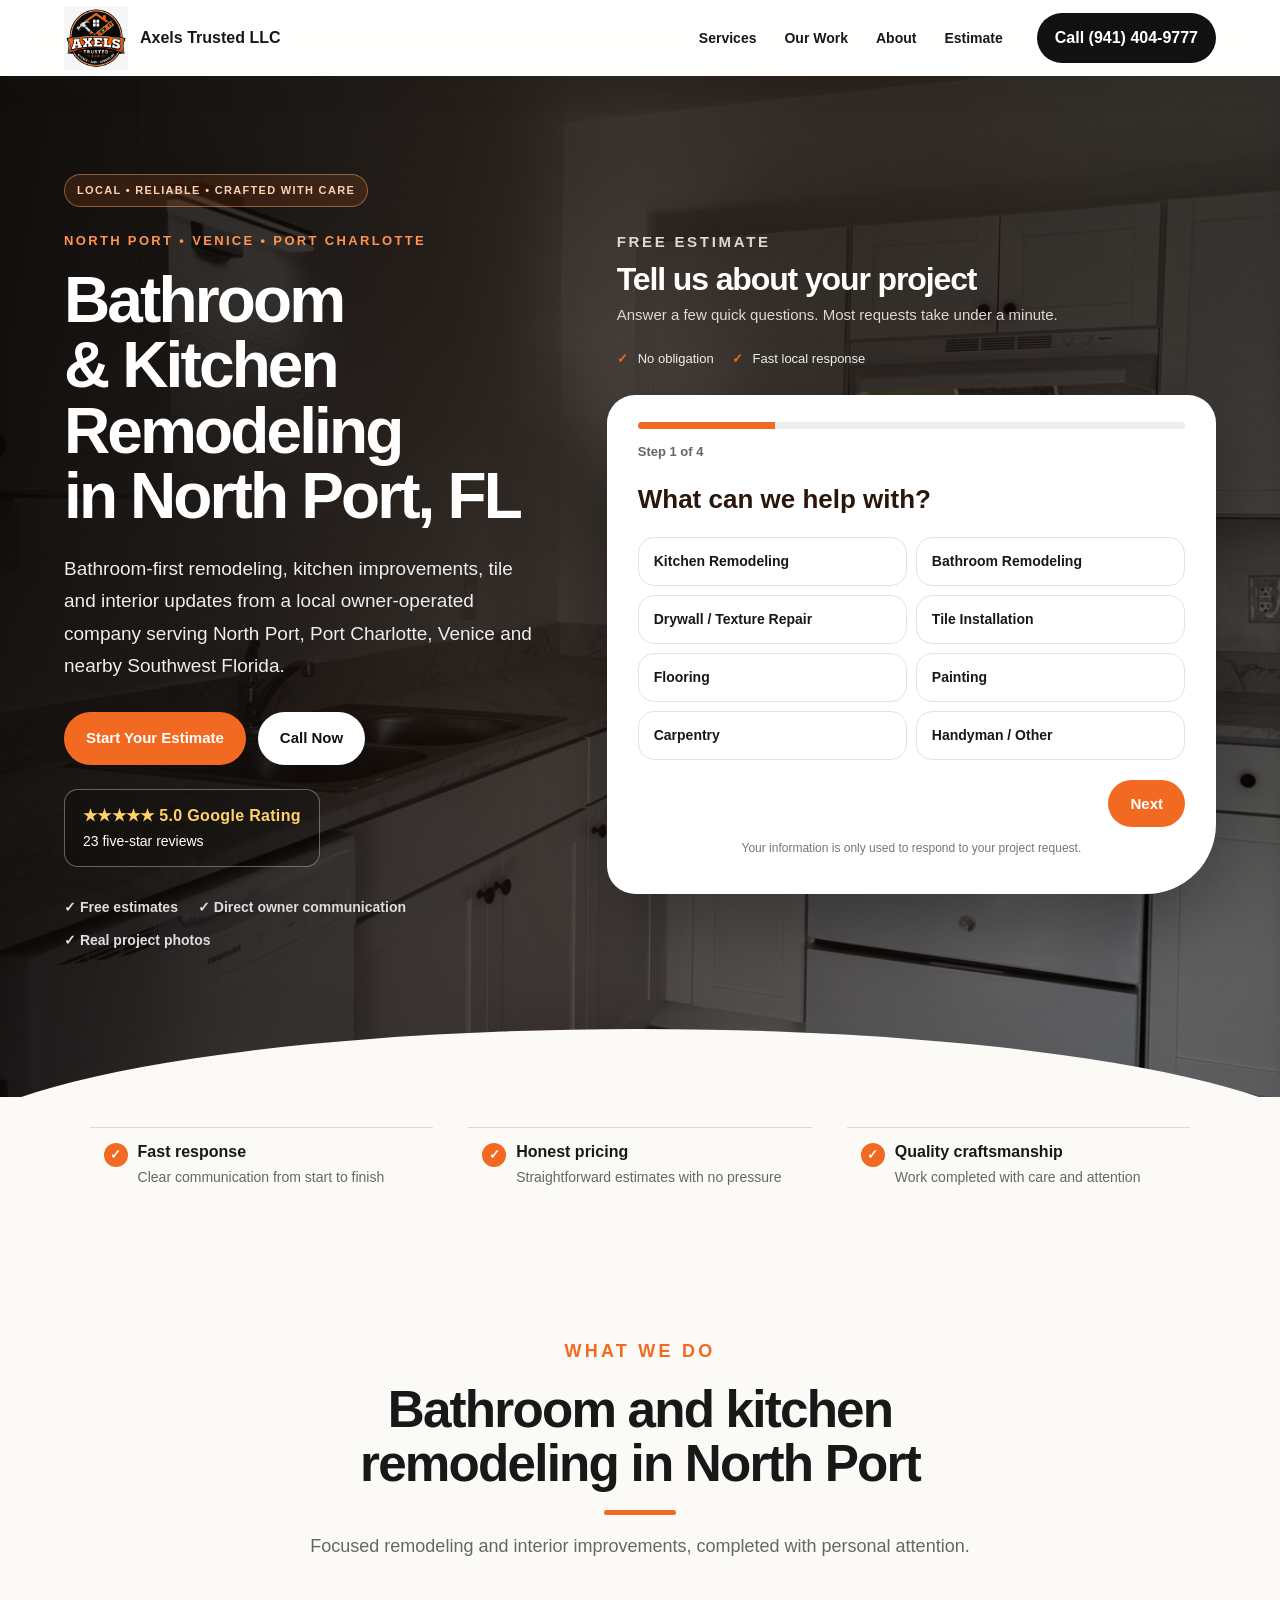
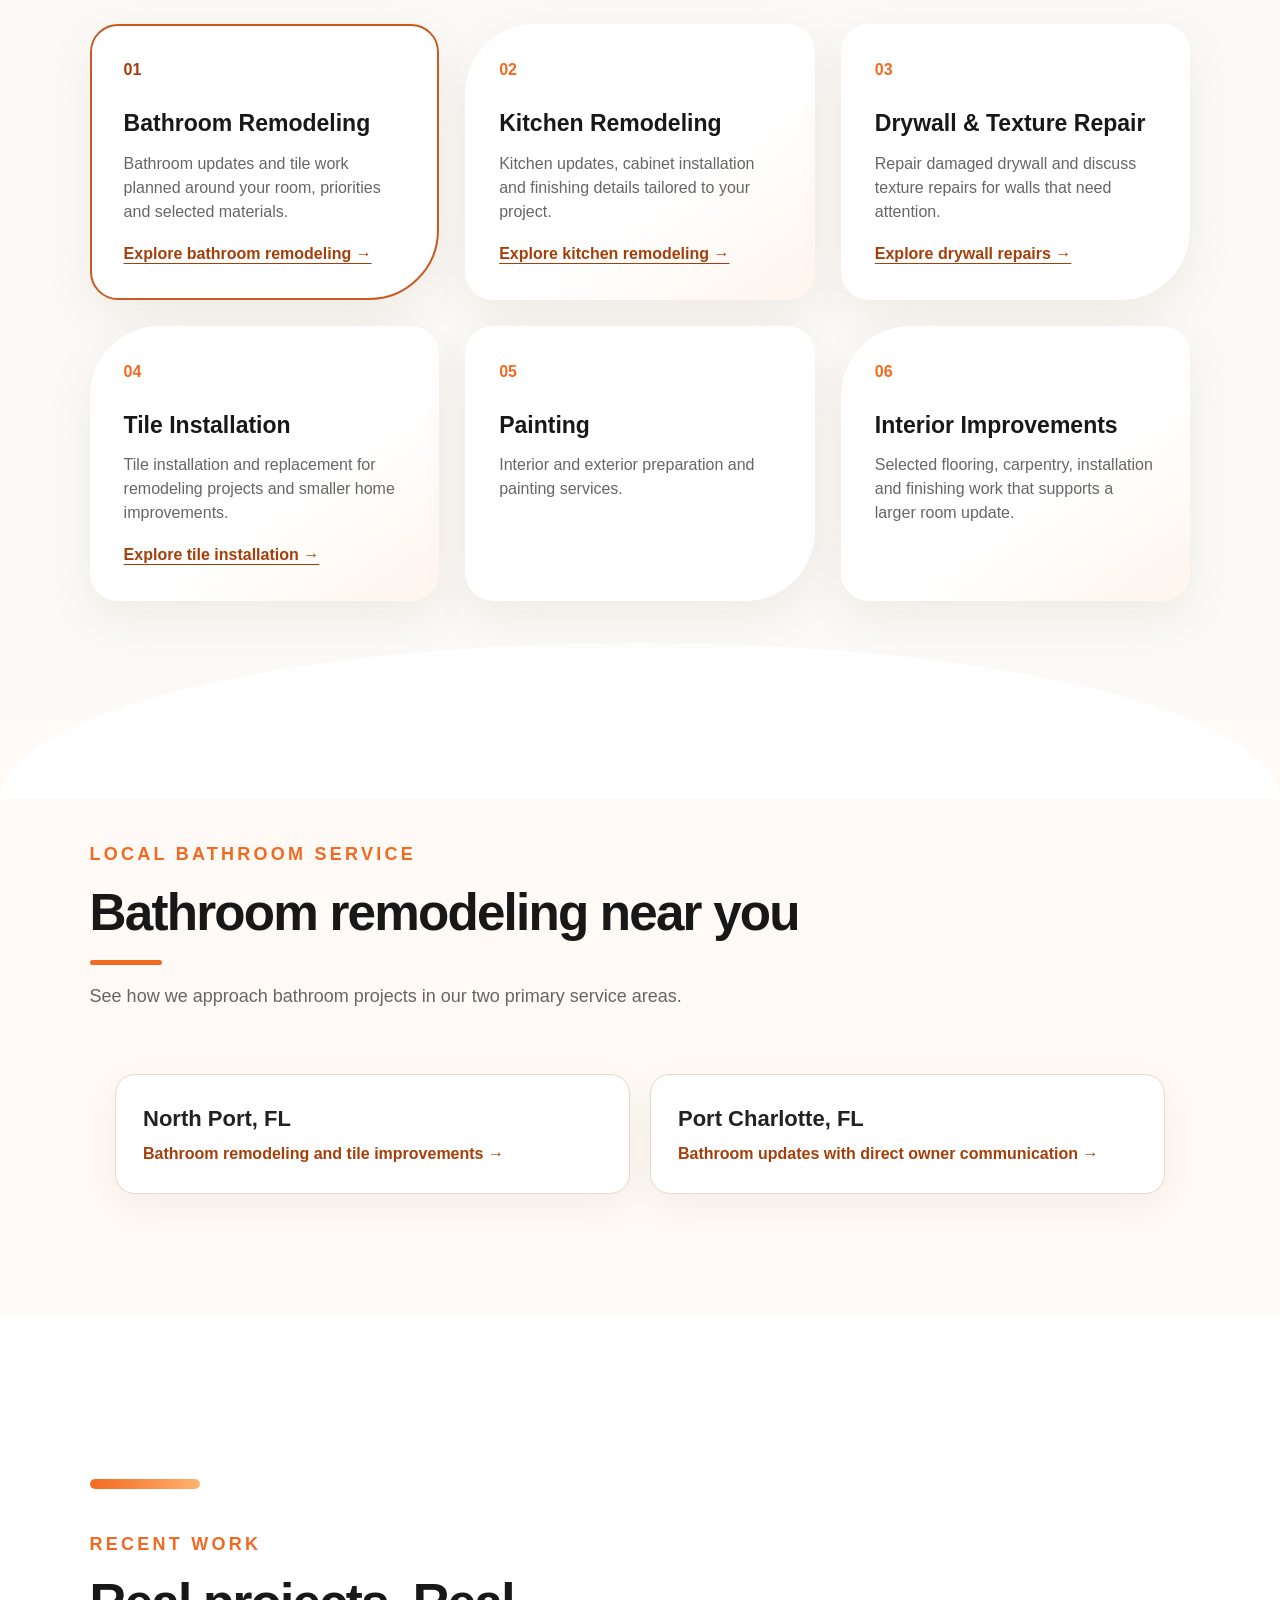
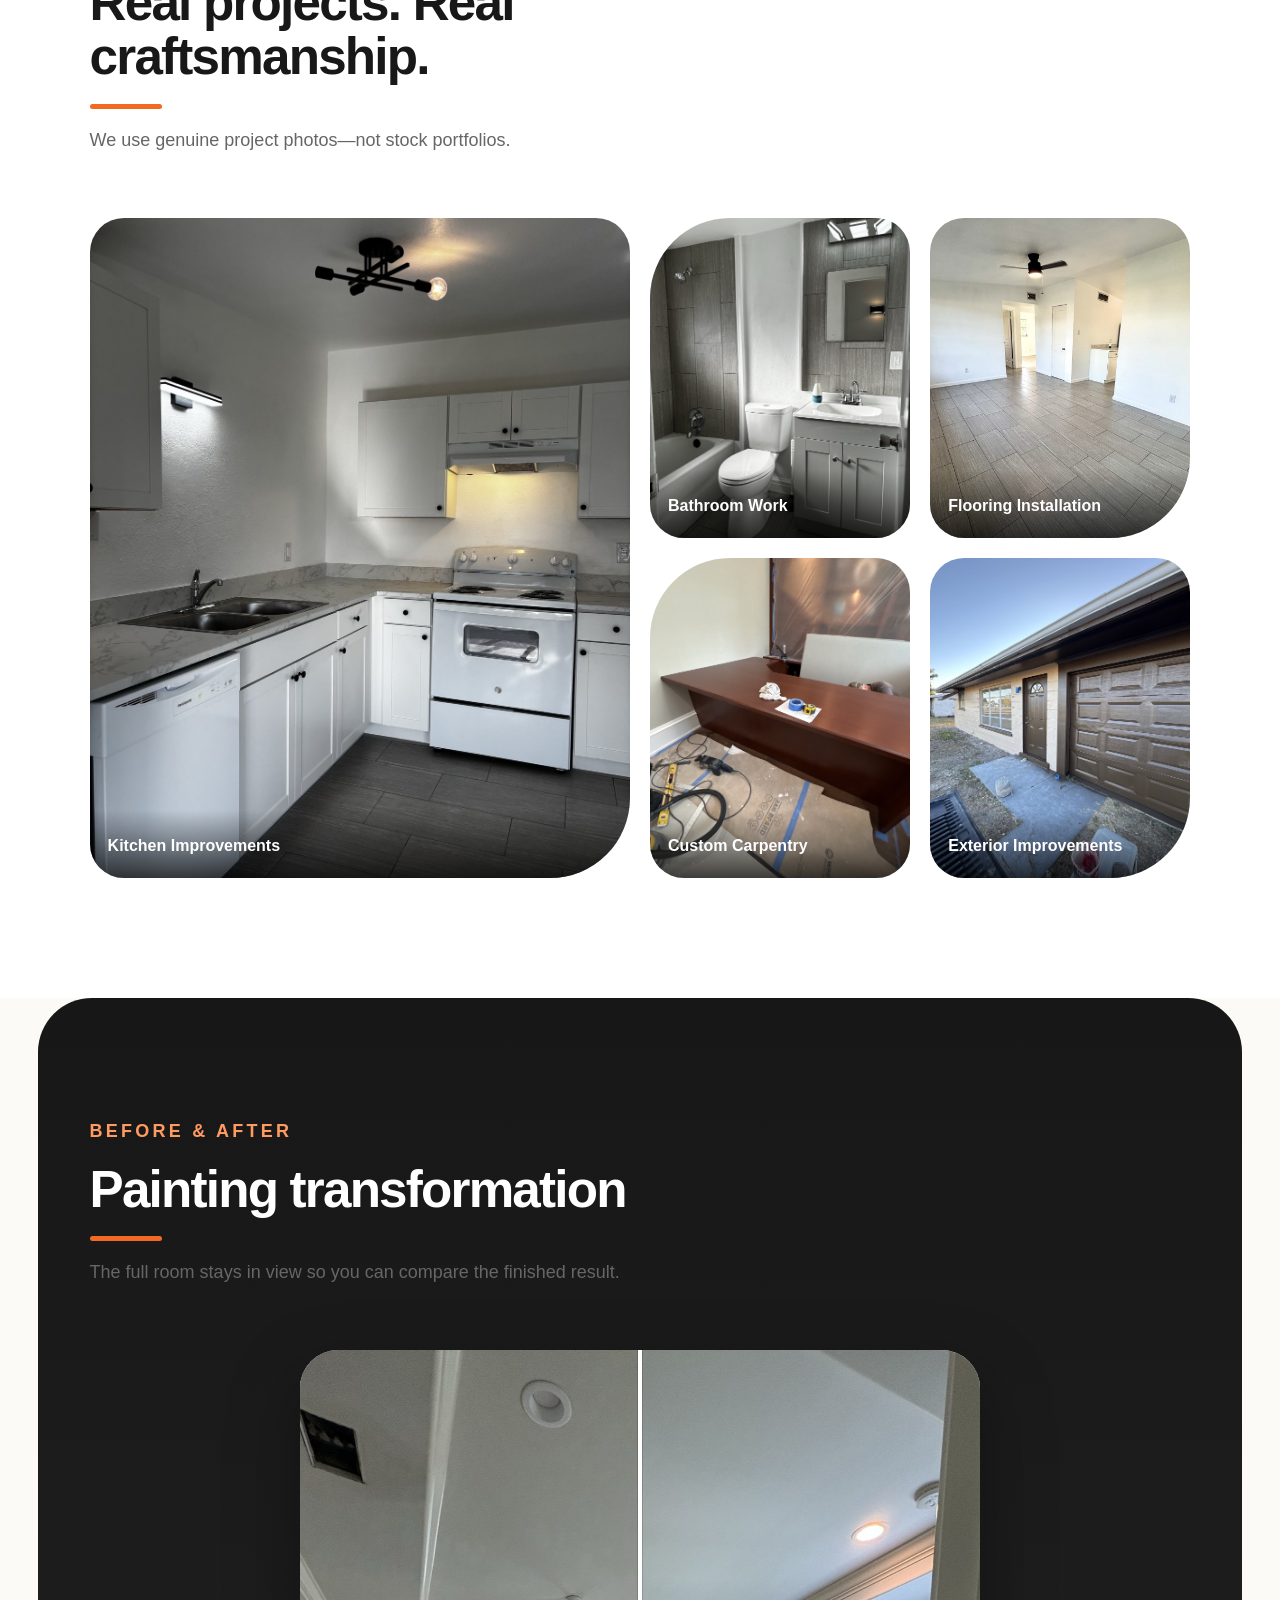
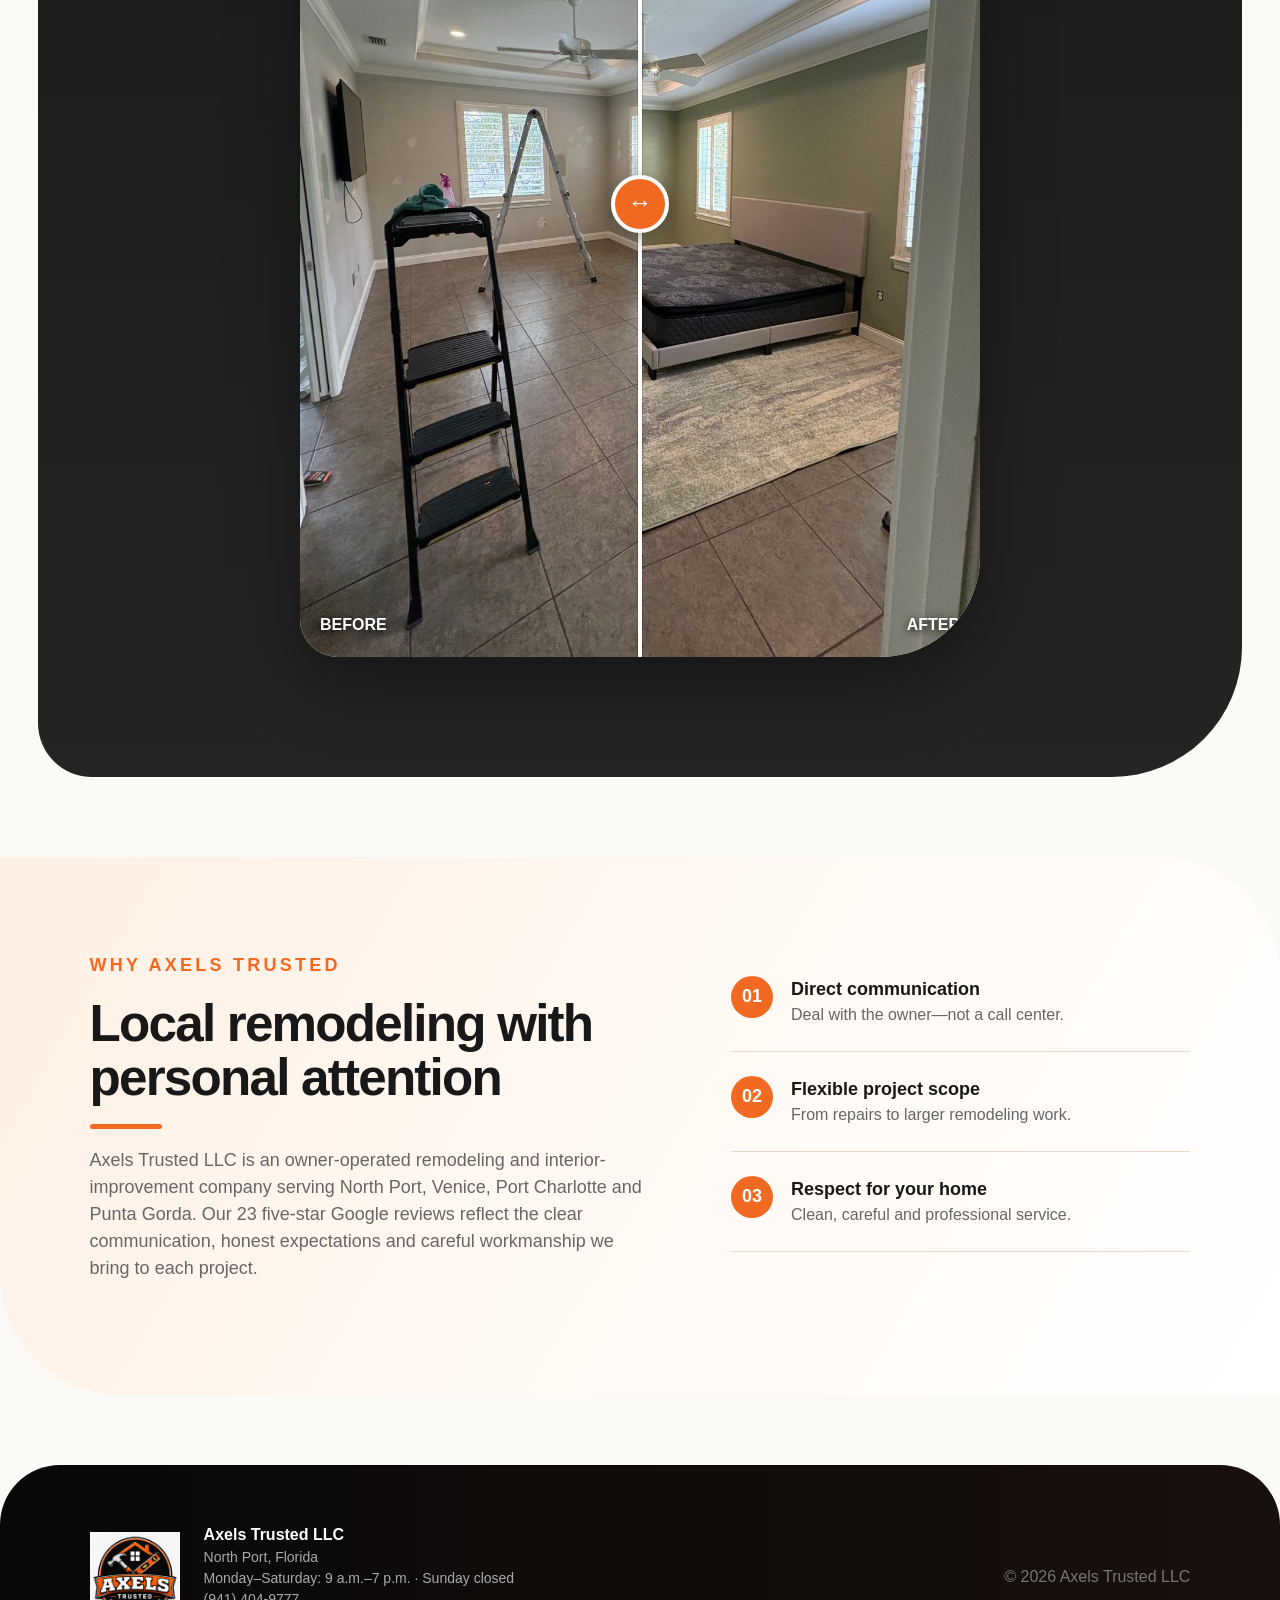
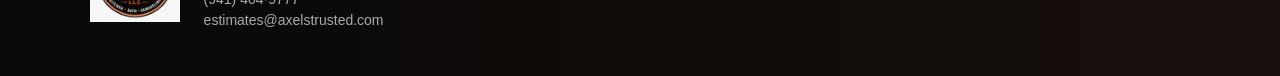
<file: index.html>
<!doctype html>
<html lang="en">
<head>
<!-- Google tag (gtag.js) -->
<script async src="https://www.googletagmanager.com/gtag/js?id=G-YHCWXWHT61"></script>
<script>window.dataLayer=window.dataLayer||[];function gtag(){dataLayer.push(arguments)}gtag('js',new Date());gtag('config','G-YHCWXWHT61');</script>
<meta name="google-site-verification" content="f1VU6o5qvRijaelsxvOmMMWU1-Njx1AepR5kY4Y2hSY">
<meta charset="utf-8"><meta name="viewport" content="width=device-width,initial-scale=1">
<title>Kitchen &amp; Bathroom Remodeling in North Port | Axel's Trusted LLC</title>
<meta name="description" content="Kitchen and bathroom remodeling, drywall and texture repair, and tile installation in North Port, Venice and Port Charlotte. Call for a free estimate.">
<link rel="canonical" href="https://axelstrusted.com/">
<meta property="og:type" content="website"><meta property="og:title" content="Kitchen &amp; Bathroom Remodeling in North Port | Axel's Trusted LLC">
<meta property="og:description" content="Kitchen and bathroom remodeling, drywall and texture repair, and tile installation in North Port, Venice and Port Charlotte. Call for a free estimate."><meta property="og:url" content="https://axelstrusted.com/">
<meta property="og:image" content="https://axelstrusted.com/images/kitchen-finished.jpg">
<script type="application/ld+json">{"@context": "https://schema.org", "@type": "HomeAndConstructionBusiness", "@id": "https://axelstrusted.com/#business", "name": "Axel's Trusted LLC", "url": "https://axelstrusted.com/", "telephone": "+1-941-404-9777", "email": "estimates@axelstrusted.com", "areaServed": [{"@type": "City", "name": "North Port"}, {"@type": "City", "name": "Venice"}, {"@type": "City", "name": "Port Charlotte"}, {"@type": "City", "name": "Punta Gorda"}], "openingHoursSpecification": [{"@type": "OpeningHoursSpecification", "dayOfWeek": ["Monday", "Tuesday", "Wednesday", "Thursday", "Friday", "Saturday"], "opens": "09:00", "closes": "19:00"}]}</script>
<link rel="stylesheet" href="styles.css">
<!-- Meta Pixel: Axels Trusted LLC | Website Leads -->
<script>
!function(f,b,e,v,n,t,s){if(f.fbq)return;n=f.fbq=function(){n.callMethod?
n.callMethod.apply(n,arguments):n.queue.push(arguments)};if(!f._fbq)f._fbq=n;
n.push=n;n.loaded=!0;n.version='2.0';n.queue=[];t=b.createElement(e);t.async=!0;
t.src=v;s=b.getElementsByTagName(e)[0];s.parentNode.insertBefore(t,s)}
(window,document,'script','https://connect.facebook.net/en_US/fbevents.js');
fbq('set','autoConfig',false,'1734388514314020');
fbq('init','1734388514314020');
fbq('track','PageView');
</script>
<!-- End Meta Pixel -->
</head>
<body class="home-page">
<header class="site-header">
  <a class="brand" href="#top"><img src="images/logo.png" alt="Axels Trusted LLC" width="400" height="400" decoding="async"><span>Axels Trusted LLC</span></a>
  <button class="menu" aria-label="Open menu">☰</button>
  <nav><a href="#services">Services</a><a href="#work">Our Work</a><a href="#about">About</a><a href="#estimate">Estimate</a></nav>
  <a class="header-call" href="tel:+19414049777">Call (941) 404-9777</a>
</header>

<main id="top">
<section class="hero">
  <div class="hero-overlay"></div>
  <div class="hero-shell">
    <div class="hero-content">
      <p class="eyebrow">North Port • Venice • Port Charlotte</p>
      <h1>Bathroom &amp; Kitchen Remodeling<br>in North Port, FL</h1>
      <p class="hero-copy">Bathroom-first remodeling, kitchen improvements, tile and interior updates from a local owner-operated company serving North Port, Port Charlotte, Venice and nearby Southwest Florida.</p>
      <div class="hero-actions"><a class="btn primary" href="#estimate">Start Your Estimate</a><a class="btn secondary" href="tel:+19414049777">Call Now</a></div>
      <a class="review-proof" href="https://www.google.com/search?q=Axels+Trusted+LLC+reviews" target="_blank" rel="noopener"><strong>★★★★★ 5.0 Google Rating</strong><span>23 five-star reviews</span></a>
      <div class="hero-proof"><span>✓ Free estimates</span><span>✓ Direct owner communication</span><span>✓ Real project photos</span></div>
    </div>
    <section id="estimate" class="estimate-section estimate-top">
      <div class="estimate-intro"><p class="eyebrow">Free estimate</p><h2>Tell us about your project</h2><p>Answer a few quick questions. Most requests take under a minute.</p><ul><li>No obligation</li><li>Fast local response</li></ul></div>
      <form id="leadForm" action="https://formspree.io/f/mqerwokn" method="POST" class="form-card">
        <div class="progress"><span id="progressBar"></span></div><p class="step-label" id="stepLabel">Step 1 of 4</p>
        <section class="form-step active" data-step="1"><h3>What can we help with?</h3><div class="choices">
          <label><input type="radio" name="service" value="Kitchen Remodeling" required><span>Kitchen Remodeling</span></label>
          <label><input type="radio" name="service" value="Bathroom Remodeling"><span>Bathroom Remodeling</span></label>
          <label><input type="radio" name="service" value="Drywall / Texture Repair"><span>Drywall / Texture Repair</span></label>
      <label><input type="radio" name="service" value="Tile Installation"><span>Tile Installation</span></label>
      <label><input type="radio" name="service" value="Flooring"><span>Flooring</span></label>
          <label><input type="radio" name="service" value="Painting"><span>Painting</span></label>
          <label><input type="radio" name="service" value="Carpentry"><span>Carpentry</span></label>
          <label><input type="radio" name="service" value="Handyman / Other"><span>Handyman / Other</span></label>
        </div></section>
        <section class="form-step location-step" data-step="2"><h3>What city is the project in?</h3><p class="step-help">Choose your area so we can quickly confirm service availability.</p><div class="choices city-choices">
          <label><input type="radio" name="city" value="North Port" required><span>North Port</span></label>
          <label><input type="radio" name="city" value="Venice"><span>Venice</span></label>
          <label><input type="radio" name="city" value="Port Charlotte"><span>Port Charlotte</span></label>
          <label><input type="radio" name="city" value="Englewood"><span>Englewood</span></label>
          <label><input type="radio" name="city" value="Sarasota"><span>Sarasota</span></label>
          <label><input type="radio" name="city" value="Punta Gorda"><span>Punta Gorda</span></label>
          <label class="other-city-choice"><input id="otherCityRadio" type="radio" name="city" value="Other"><span>Other nearby area</span></label>
        </div><label class="field other-city-field" id="otherCityField">Type your city<input id="otherCityInput" name="other_city" autocomplete="address-level2" placeholder="Enter your city"></label></section>
        <section class="form-step" data-step="3"><h3>Tell us a little about it</h3><label class="field">Project details<textarea id="projectDetails" name="message" rows="5" minlength="10" placeholder="What would you like completed?" required></textarea><small class="field-help" id="projectHelp">Please include at least a short sentence about the work.</small></label></section>
        <section class="form-step" data-step="4"><h3>How should we contact you?</h3><div class="field-row"><label class="field">Name<input id="nameInput" name="name" autocomplete="name" minlength="2" required><small class="field-help" id="nameHelp">Enter your name using letters.</small></label><label class="field">Phone<input id="phoneInput" name="phone" type="tel" inputmode="numeric" autocomplete="tel" maxlength="14" pattern="[0-9()\-\s]{10,14}" placeholder="(941) 555-1234" required><small class="field-help" id="phoneHelp">Please include all 10 digits, including the area code.</small></label></div><label class="field">Email <small>(optional)</small><input id="emailInput" name="email" type="email" inputmode="email" autocomplete="email" placeholder="name@example.com"><small class="field-help" id="emailHelp">Example: name@example.com</small></label><label class="consent"><input id="consentInput" type="checkbox" required> I agree to be contacted about this estimate request.</label></section>
        <div class="form-actions"><button type="button" class="btn back" id="backBtn">Back</button><button type="button" class="btn primary" id="nextBtn">Next</button><button type="submit" class="btn primary" id="submitBtn">Request Free Estimate</button></div>
        <p class="form-note">Your information is only used to respond to your project request.</p>
        <div class="success" id="success"><div>✓</div><h3>Estimate request sent!</h3><p>Thank you. We’ll be in touch as soon as possible.</p><a href="tel:+19414049777">Call (941) 404-9777</a></div>
      </form>
    </section>
  </div>
</section>

<section class="trust-strip">
  <div><strong>Fast response</strong><span>Clear communication from start to finish</span></div>
  <div><strong>Honest pricing</strong><span>Straightforward estimates with no pressure</span></div>
  <div><strong>Quality craftsmanship</strong><span>Work completed with care and attention</span></div>
</section>

<section id="services" class="section services">
  <div class="section-heading"><p class="eyebrow dark">What we do</p><h2>Bathroom and kitchen remodeling in North Port</h2><p>Focused remodeling and interior improvements, completed with personal attention.</p></div>
  <div class="service-grid">
    <article class="featured-service"><span>01</span><h3>Bathroom Remodeling</h3><p>Bathroom updates and tile work planned around your room, priorities and selected materials.</p><a class="service-link" href="bathroom-remodeling.html">Explore bathroom remodeling →</a></article>
    <article><span>02</span><h3>Kitchen Remodeling</h3><p>Kitchen updates, cabinet installation and finishing details tailored to your project.</p><a class="service-link" href="kitchen-remodeling.html">Explore kitchen remodeling →</a></article>
    <article><span>03</span><h3>Drywall &amp; Texture Repair</h3><p>Repair damaged drywall and discuss texture repairs for walls that need attention.</p><a class="service-link" href="drywall-texture-repair.html">Explore drywall repairs →</a></article>
    <article><span>04</span><h3>Tile Installation</h3><p>Tile installation and replacement for remodeling projects and smaller home improvements.</p><a class="service-link" href="tile-installation.html">Explore tile installation →</a></article>
    <article><span>05</span><h3>Painting</h3><p>Interior and exterior preparation and painting services.</p></article>
    <article><span>06</span><h3>Interior Improvements</h3><p>Selected flooring, carpentry, installation and finishing work that supports a larger room update.</p></article>
  </div>
</section>

<section class="section location-focus">
  <div class="section-heading left"><p class="eyebrow dark">Local bathroom service</p><h2>Bathroom remodeling near you</h2><p>See how we approach bathroom projects in our two primary service areas.</p></div>
  <div class="location-grid"><a href="bathroom-remodeling-north-port-fl.html"><strong>North Port, FL</strong><span>Bathroom remodeling and tile improvements →</span></a><a href="bathroom-remodeling-port-charlotte-fl.html"><strong>Port Charlotte, FL</strong><span>Bathroom updates with direct owner communication →</span></a></div>
</section>

<section id="work" class="section work-section">
  <div class="section-heading left"><p class="eyebrow dark">Recent work</p><h2>Real projects. Real craftsmanship.</h2><p>We use genuine project photos—not stock portfolios.</p></div>
  <div class="gallery">
    <figure class="wide"><img src="images/kitchen-finished.jpg" alt="Kitchen remodeling project" width="1152" height="1536" decoding="async" loading="lazy"><figcaption>Kitchen Improvements</figcaption></figure>
    <figure><img src="images/bathroom-finished.jpg" alt="Bathroom remodeling project" width="1152" height="1536" decoding="async" loading="lazy"><figcaption>Bathroom Work</figcaption></figure>
    <figure><img src="images/flooring-living-room.jpg" alt="Flooring installation project" width="1536" height="1152" decoding="async" loading="lazy"><figcaption>Flooring Installation</figcaption></figure>
    <figure><img src="images/custom-carpentry.jpg" alt="Custom carpentry project" width="1152" height="1536" decoding="async" loading="lazy"><figcaption>Custom Carpentry</figcaption></figure>
    <figure><img src="images/exterior-finished.jpg" alt="Exterior improvement project" width="1152" height="1536" decoding="async" loading="lazy"><figcaption>Exterior Improvements</figcaption></figure>
  </div>
</section>

<section class="section transformation">
  <div class="section-heading left"><p class="eyebrow dark">Before & after</p><h2>Painting transformation</h2><p>The full room stays in view so you can compare the finished result.</p></div>
  <div class="compare" id="compare">
    <img src="images/bedroom-after.jpg" alt="Room after painting" width="1152" height="1536" decoding="async" loading="lazy">
    <div class="before"><img src="images/bedroom-before.jpg" alt="Room before painting" width="1152" height="1536" decoding="async" loading="lazy"></div>
    <div class="slider-line" aria-hidden="true"><div class="slider-grabber"><span>↔</span></div></div>
    <input aria-label="Drag to compare before and after" type="range" min="0" max="100" value="50">
    <div class="labels"><span>Before</span><span>After</span></div>
  </div>
</section>

<section id="about" class="section about">
  <div><p class="eyebrow dark">Why Axels Trusted</p><h2>Local remodeling with personal attention</h2><p>Axels Trusted LLC is an owner-operated remodeling and interior-improvement company serving North Port, Venice, Port Charlotte and Punta Gorda. Our 23 five-star Google reviews reflect the clear communication, honest expectations and careful workmanship we bring to each project.</p></div>
  <div class="about-points"><div><b>01</b><span><strong>Direct communication</strong>Deal with the owner—not a call center.</span></div><div><b>02</b><span><strong>Flexible project scope</strong>From repairs to larger remodeling work.</span></div><div><b>03</b><span><strong>Respect for your home</strong>Clean, careful and professional service.</span></div></div>
</section>

</main>

<footer><img src="images/logo.png" alt="Axels Trusted LLC" width="400" height="400" decoding="async"><div><strong>Axels Trusted LLC</strong><span>North Port, Florida</span><span>Monday–Saturday: 9 a.m.–7 p.m. · Sunday closed</span><a href="tel:+19414049777">(941) 404-9777</a><a href="mailto:estimates@axelstrusted.com">estimates@axelstrusted.com</a></div><p>© 2026 Axels Trusted LLC</p></footer>
<div class="mobile-bar"><a href="tel:+19414049777">Call Now</a><a href="#estimate">Free Estimate</a></div>
<script src="script.js" defer></script>
</body></html>
</file>
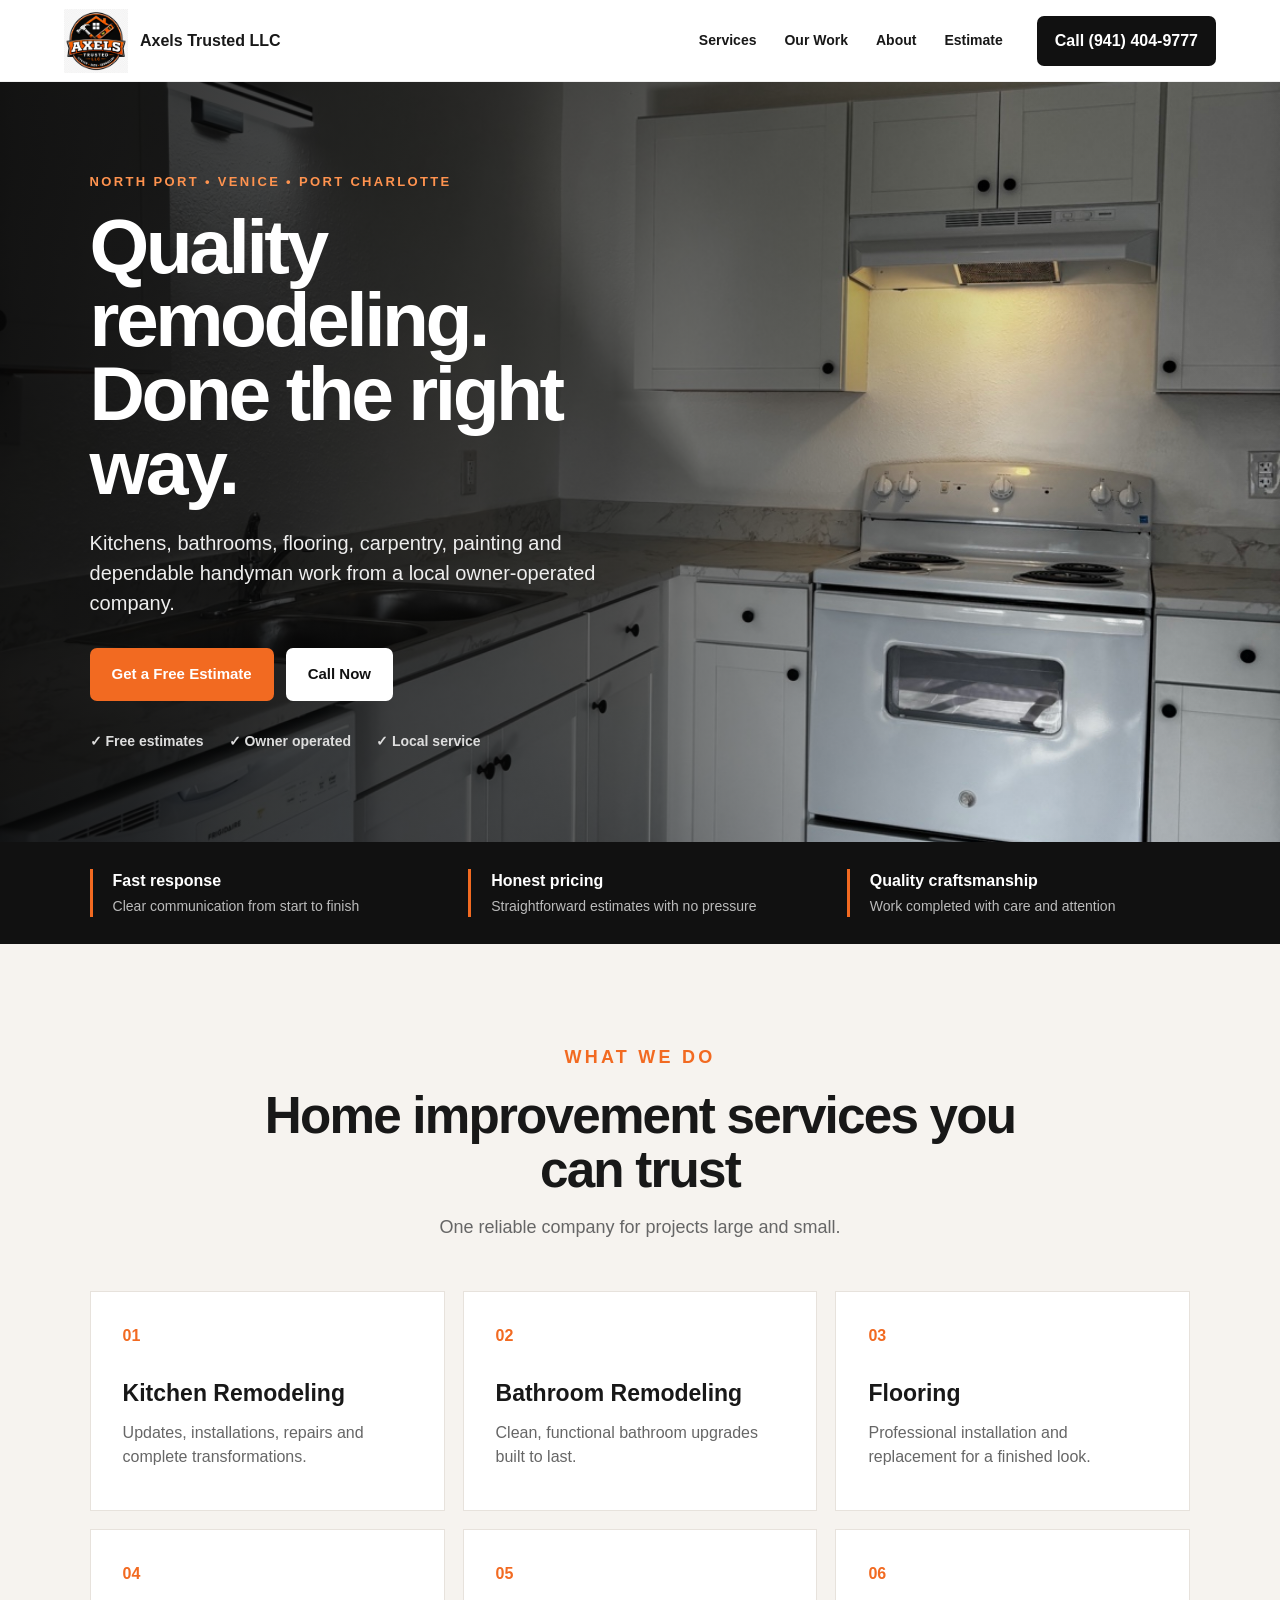
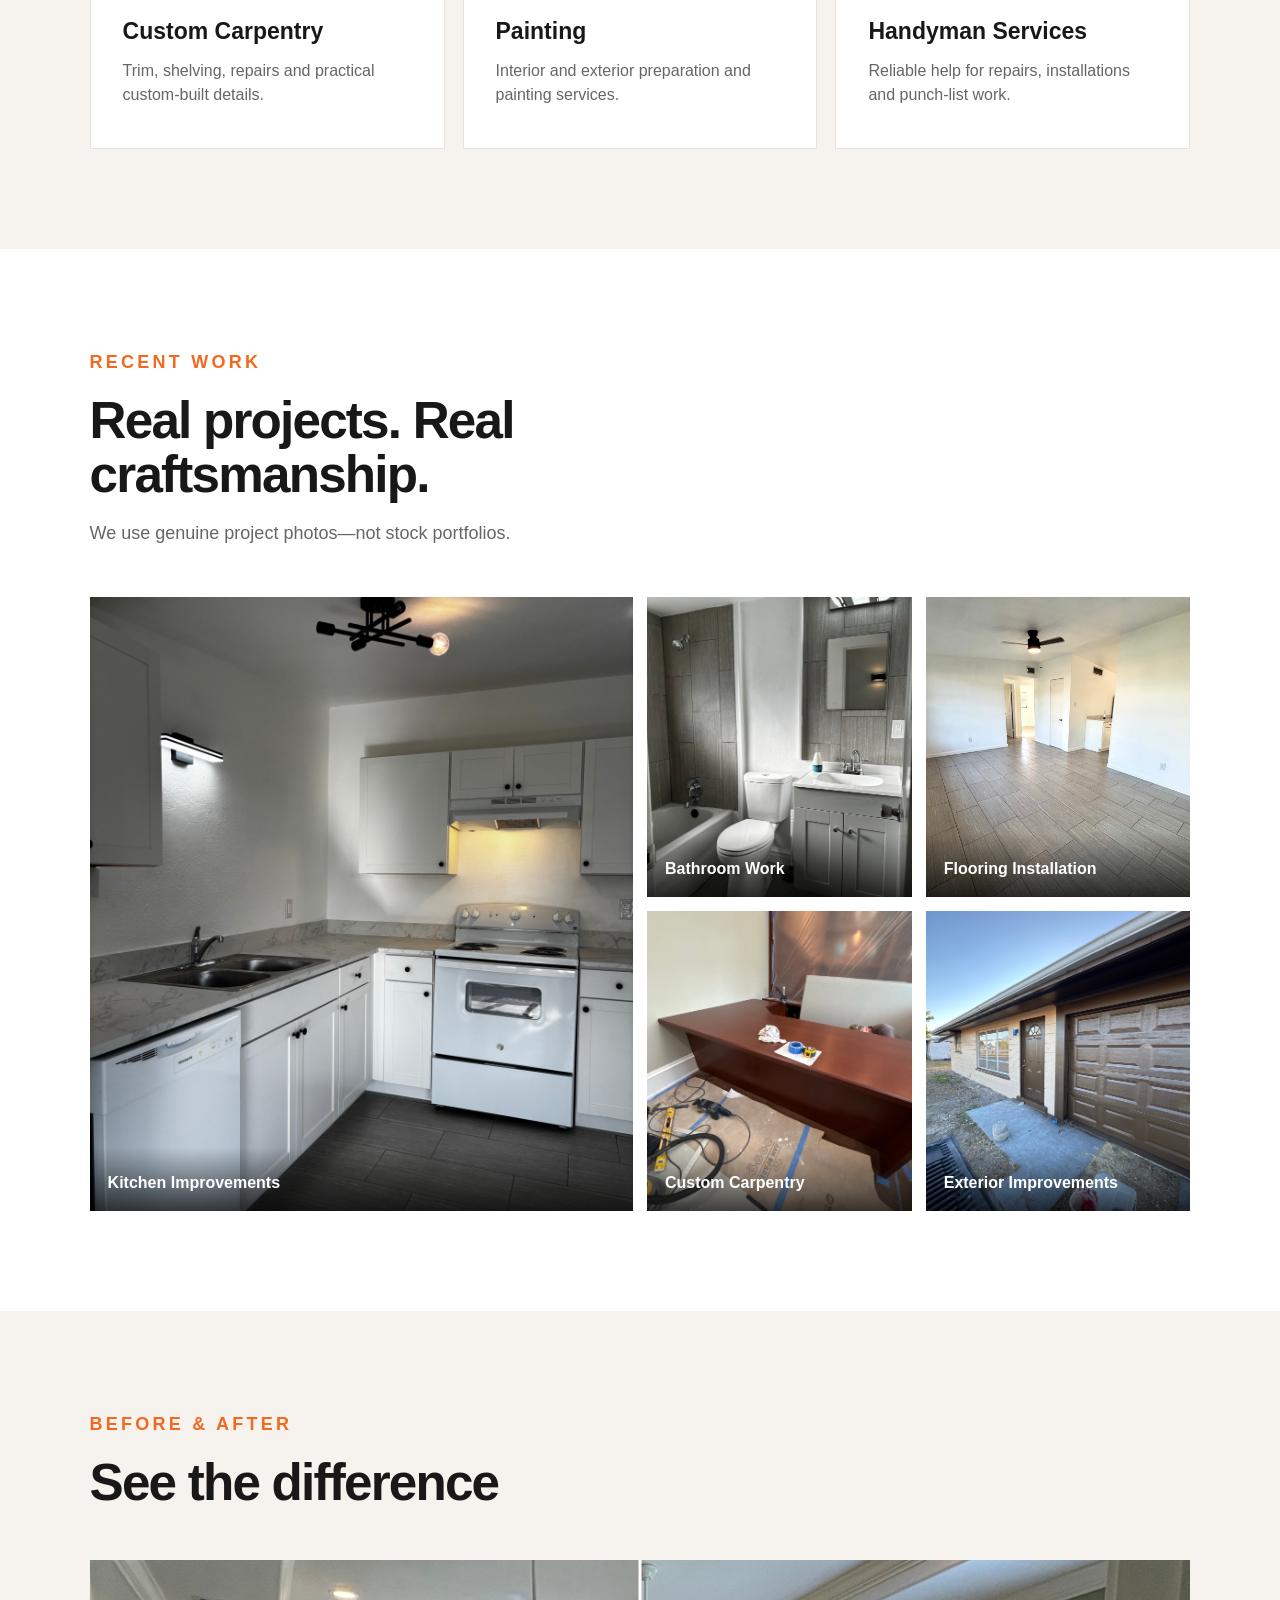
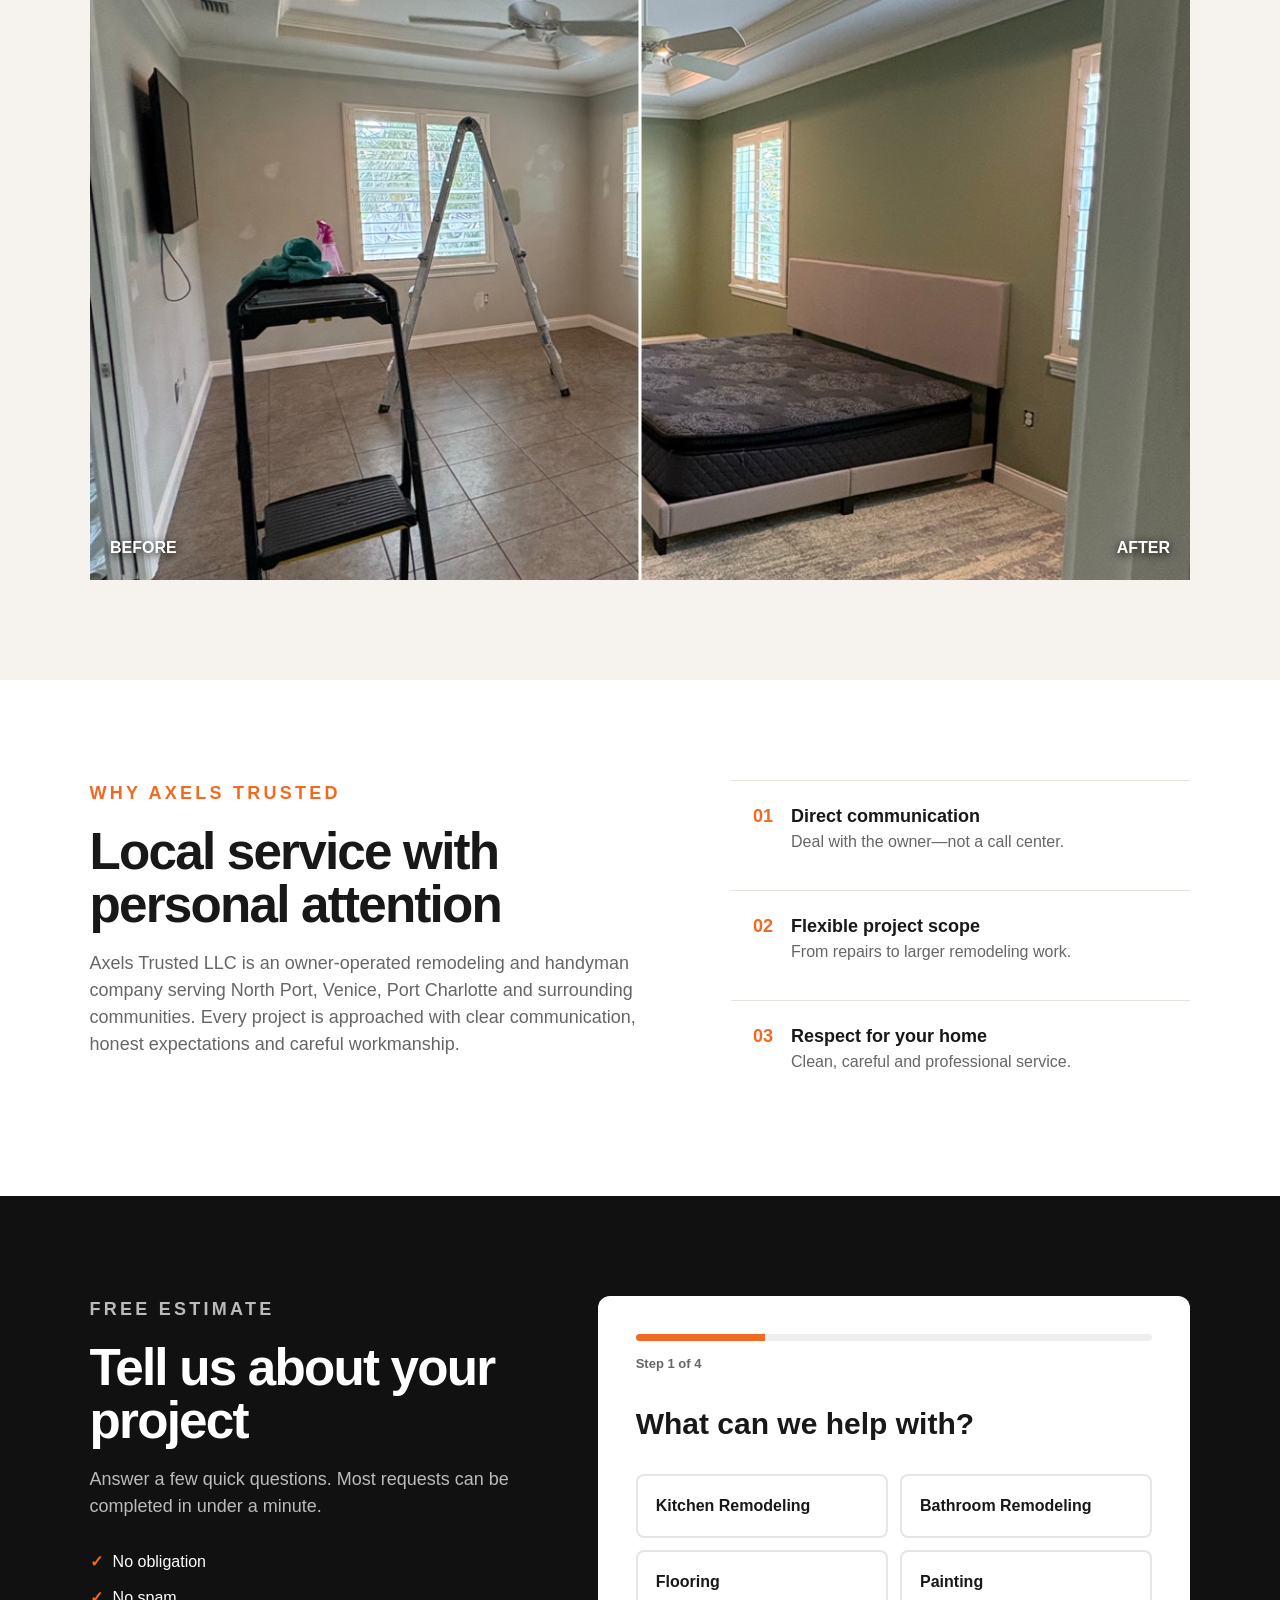
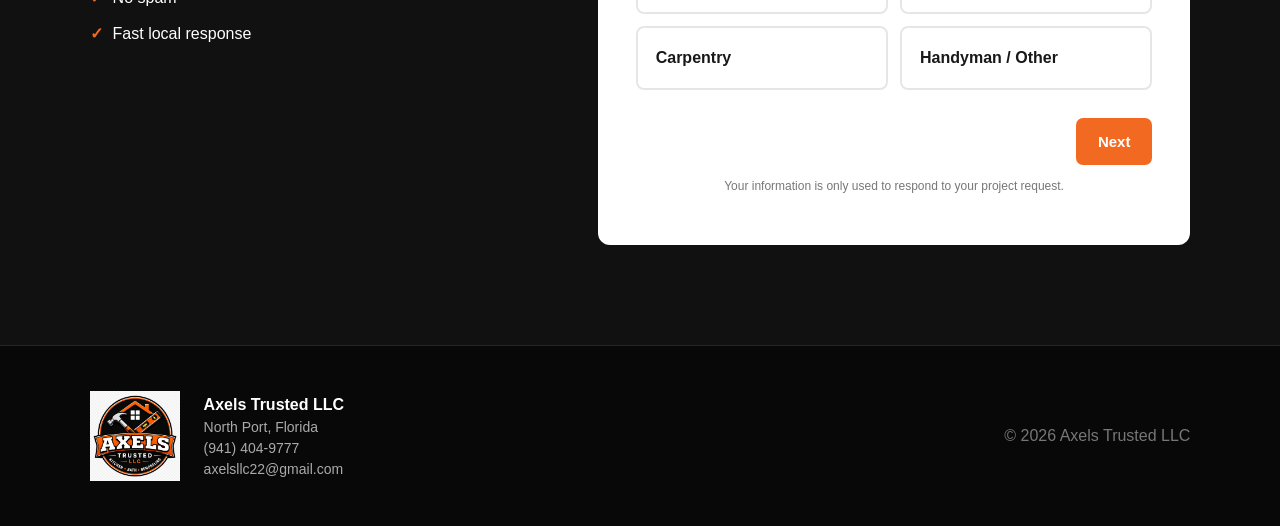
<file: images/index.html>
<!doctype html>
<html lang="en">
<head>
<meta charset="utf-8"><meta name="viewport" content="width=device-width,initial-scale=1">
<title>Axels Trusted LLC | Remodeling & Handyman Services</title>
<meta name="description" content="Kitchen, bathroom, flooring, carpentry, painting and handyman services in North Port, Venice and surrounding areas. Free estimates.">
<link rel="stylesheet" href="styles.css">
</head>
<body>
<header class="site-header">
  <a class="brand" href="#top"><img src="images/logo.png" alt="Axels Trusted LLC"><span>Axels Trusted LLC</span></a>
  <button class="menu" aria-label="Open menu">☰</button>
  <nav><a href="#services">Services</a><a href="#work">Our Work</a><a href="#about">About</a><a href="#estimate">Estimate</a></nav>
  <a class="header-call" href="tel:+19414049777">Call (941) 404-9777</a>
</header>

<main id="top">
<section class="hero">
  <div class="hero-overlay"></div>
  <div class="hero-content">
    <p class="eyebrow">North Port • Venice • Port Charlotte</p>
    <h1>Quality remodeling.<br>Done the right way.</h1>
    <p class="hero-copy">Kitchens, bathrooms, flooring, carpentry, painting and dependable handyman work from a local owner-operated company.</p>
    <div class="hero-actions"><a class="btn primary" href="#estimate">Get a Free Estimate</a><a class="btn secondary" href="tel:+19414049777">Call Now</a></div>
    <div class="hero-proof"><span>✓ Free estimates</span><span>✓ Owner operated</span><span>✓ Local service</span></div>
  </div>
</section>

<section class="trust-strip">
  <div><strong>Fast response</strong><span>Clear communication from start to finish</span></div>
  <div><strong>Honest pricing</strong><span>Straightforward estimates with no pressure</span></div>
  <div><strong>Quality craftsmanship</strong><span>Work completed with care and attention</span></div>
</section>

<section id="services" class="section services">
  <div class="section-heading"><p class="eyebrow dark">What we do</p><h2>Home improvement services you can trust</h2><p>One reliable company for projects large and small.</p></div>
  <div class="service-grid">
    <article><span>01</span><h3>Kitchen Remodeling</h3><p>Updates, installations, repairs and complete transformations.</p></article>
    <article><span>02</span><h3>Bathroom Remodeling</h3><p>Clean, functional bathroom upgrades built to last.</p></article>
    <article><span>03</span><h3>Flooring</h3><p>Professional installation and replacement for a finished look.</p></article>
    <article><span>04</span><h3>Custom Carpentry</h3><p>Trim, shelving, repairs and practical custom-built details.</p></article>
    <article><span>05</span><h3>Painting</h3><p>Interior and exterior preparation and painting services.</p></article>
    <article><span>06</span><h3>Handyman Services</h3><p>Reliable help for repairs, installations and punch-list work.</p></article>
  </div>
</section>

<section id="work" class="section work-section">
  <div class="section-heading left"><p class="eyebrow dark">Recent work</p><h2>Real projects. Real craftsmanship.</h2><p>We use genuine project photos—not stock portfolios.</p></div>
  <div class="gallery">
    <figure class="wide"><img src="images/kitchen-finished.jpg" alt="Kitchen remodeling project"><figcaption>Kitchen Improvements</figcaption></figure>
    <figure><img src="images/bathroom-finished.jpg" alt="Bathroom remodeling project"><figcaption>Bathroom Work</figcaption></figure>
    <figure><img src="images/flooring-living-room.jpg" alt="Flooring installation project"><figcaption>Flooring Installation</figcaption></figure>
    <figure><img src="images/custom-carpentry.jpg" alt="Custom carpentry project"><figcaption>Custom Carpentry</figcaption></figure>
    <figure><img src="images/exterior-finished.jpg" alt="Exterior improvement project"><figcaption>Exterior Improvements</figcaption></figure>
  </div>
</section>

<section class="section transformation">
  <div class="section-heading left"><p class="eyebrow dark">Before & after</p><h2>See the difference</h2></div>
  <div class="compare" id="compare">
    <img src="images/bedroom-after.jpg" alt="Bedroom after renovation">
    <div class="before"><img src="images/bedroom-before.jpg" alt="Bedroom before renovation"></div>
    <input aria-label="Before and after comparison" type="range" min="0" max="100" value="50">
    <div class="labels"><span>Before</span><span>After</span></div>
  </div>
</section>

<section id="about" class="section about">
  <div><p class="eyebrow dark">Why Axels Trusted</p><h2>Local service with personal attention</h2><p>Axels Trusted LLC is an owner-operated remodeling and handyman company serving North Port, Venice, Port Charlotte and surrounding communities. Every project is approached with clear communication, honest expectations and careful workmanship.</p></div>
  <div class="about-points"><div><b>01</b><span><strong>Direct communication</strong>Deal with the owner—not a call center.</span></div><div><b>02</b><span><strong>Flexible project scope</strong>From repairs to larger remodeling work.</span></div><div><b>03</b><span><strong>Respect for your home</strong>Clean, careful and professional service.</span></div></div>
</section>

<section id="estimate" class="estimate-section">
  <div class="estimate-intro"><p class="eyebrow">Free estimate</p><h2>Tell us about your project</h2><p>Answer a few quick questions. Most requests can be completed in under a minute.</p><ul><li>No obligation</li><li>No spam</li><li>Fast local response</li></ul></div>
  <form id="leadForm" action="https://formspree.io/f/mqerwokn" method="POST" class="form-card">
    <div class="progress"><span id="progressBar"></span></div><p class="step-label" id="stepLabel">Step 1 of 4</p>
    <section class="form-step active" data-step="1"><h3>What can we help with?</h3><div class="choices">
      <label><input type="radio" name="service" value="Kitchen Remodeling" required><span>Kitchen Remodeling</span></label>
      <label><input type="radio" name="service" value="Bathroom Remodeling"><span>Bathroom Remodeling</span></label>
      <label><input type="radio" name="service" value="Flooring"><span>Flooring</span></label>
      <label><input type="radio" name="service" value="Painting"><span>Painting</span></label>
      <label><input type="radio" name="service" value="Carpentry"><span>Carpentry</span></label>
      <label><input type="radio" name="service" value="Handyman / Other"><span>Handyman / Other</span></label>
    </div></section>
    <section class="form-step" data-step="2"><h3>Where is the project?</h3><label class="field">ZIP code<input name="zip" inputmode="numeric" autocomplete="postal-code" placeholder="34287" required></label></section>
    <section class="form-step" data-step="3"><h3>Tell us a little about it</h3><label class="field">Project details<textarea name="message" rows="5" placeholder="What would you like completed?" required></textarea></label></section>
    <section class="form-step" data-step="4"><h3>How should we contact you?</h3><div class="field-row"><label class="field">Name<input name="name" autocomplete="name" required></label><label class="field">Phone<input name="phone" type="tel" autocomplete="tel" required></label></div><label class="field">Email <small>(optional)</small><input name="email" type="email" autocomplete="email"></label><label class="consent"><input type="checkbox" required> I agree to be contacted about this estimate request.</label></section>
    <div class="form-actions"><button type="button" class="btn back" id="backBtn">Back</button><button type="button" class="btn primary" id="nextBtn">Next</button><button type="submit" class="btn primary" id="submitBtn">Request Free Estimate</button></div>
    <p class="form-note">Your information is only used to respond to your project request.</p>
    <div class="success" id="success"><div>✓</div><h3>Estimate request sent!</h3><p>Thank you. We’ll be in touch as soon as possible.</p><a href="tel:+19414049777">Call (941) 404-9777</a></div>
  </form>
</section>
</main>

<footer><img src="images/logo.png" alt="Axels Trusted LLC"><div><strong>Axels Trusted LLC</strong><span>North Port, Florida</span><a href="tel:+19414049777">(941) 404-9777</a><a href="mailto:axelsllc22@gmail.com">axelsllc22@gmail.com</a></div><p>© 2026 Axels Trusted LLC</p></footer>
<div class="mobile-bar"><a href="tel:+19414049777">Call Now</a><a href="#estimate">Free Estimate</a></div>
<script src="script.js"></script>
</body></html>
</file>
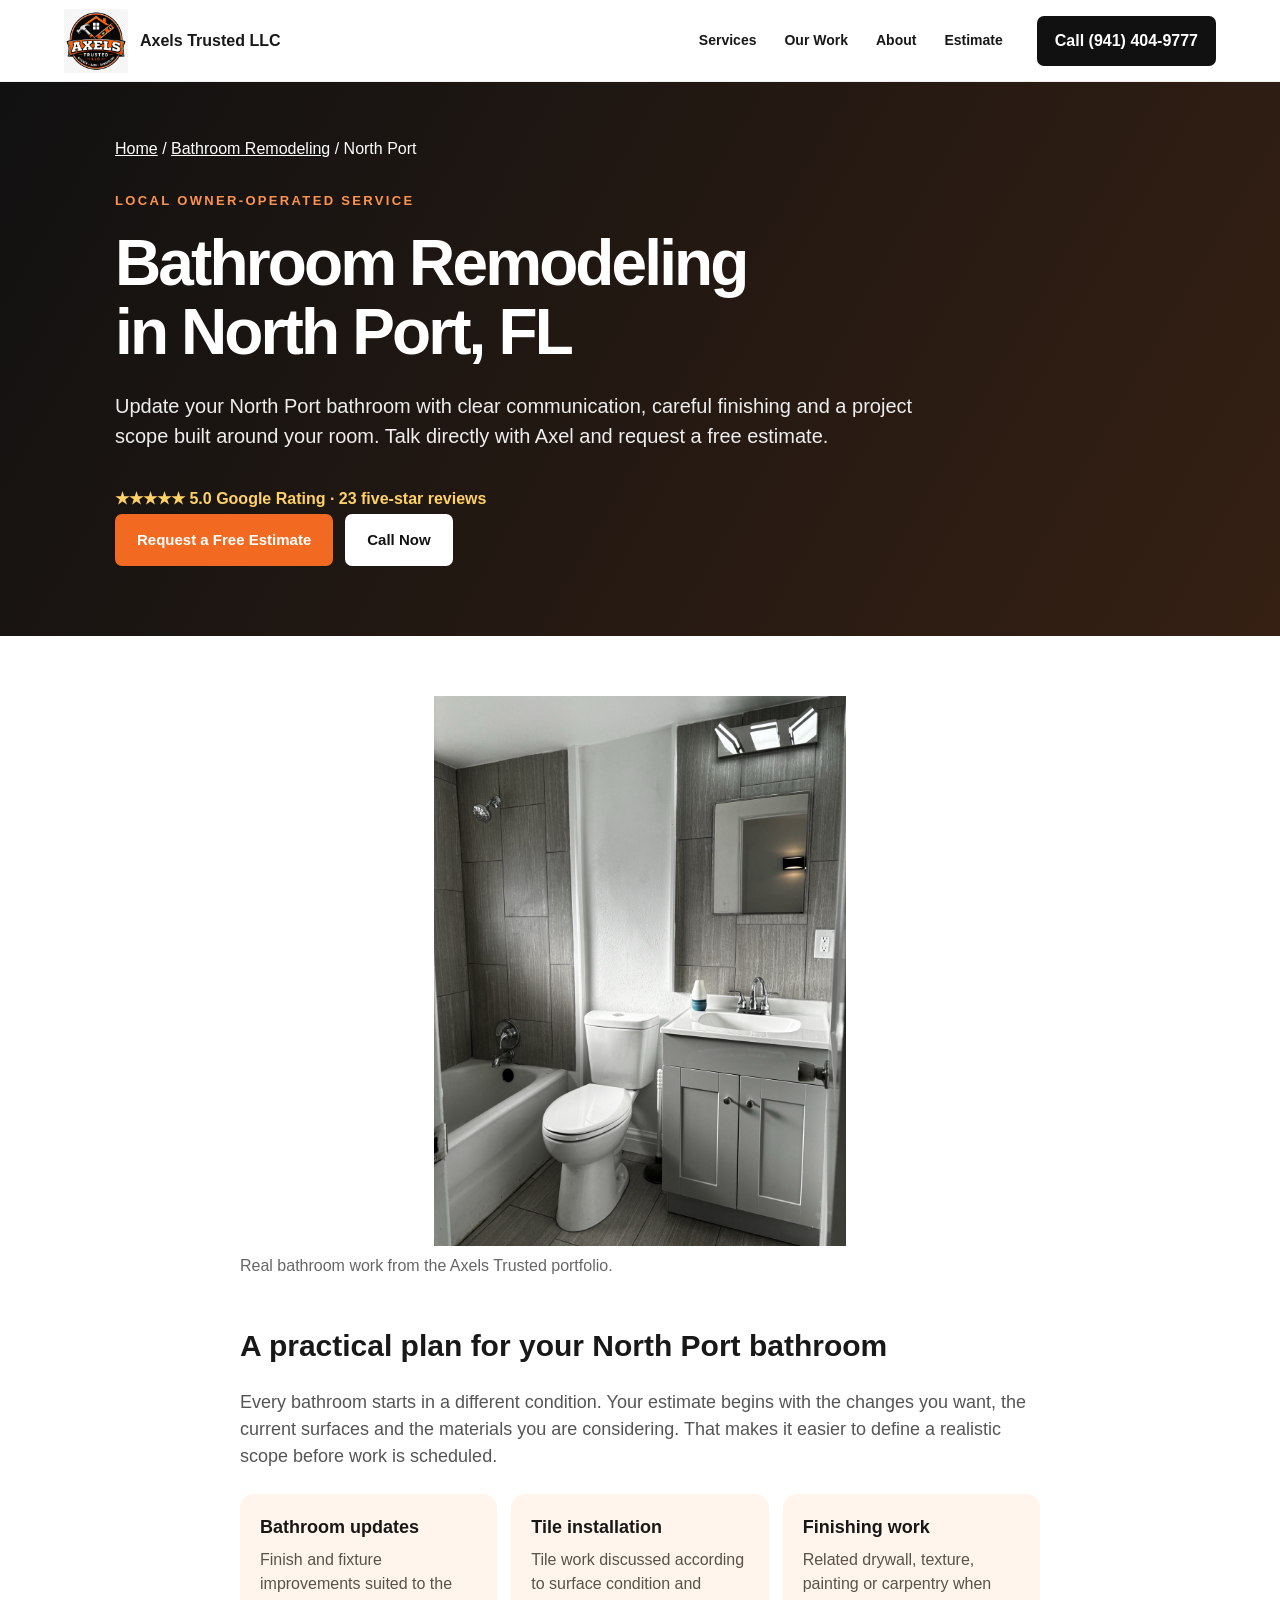
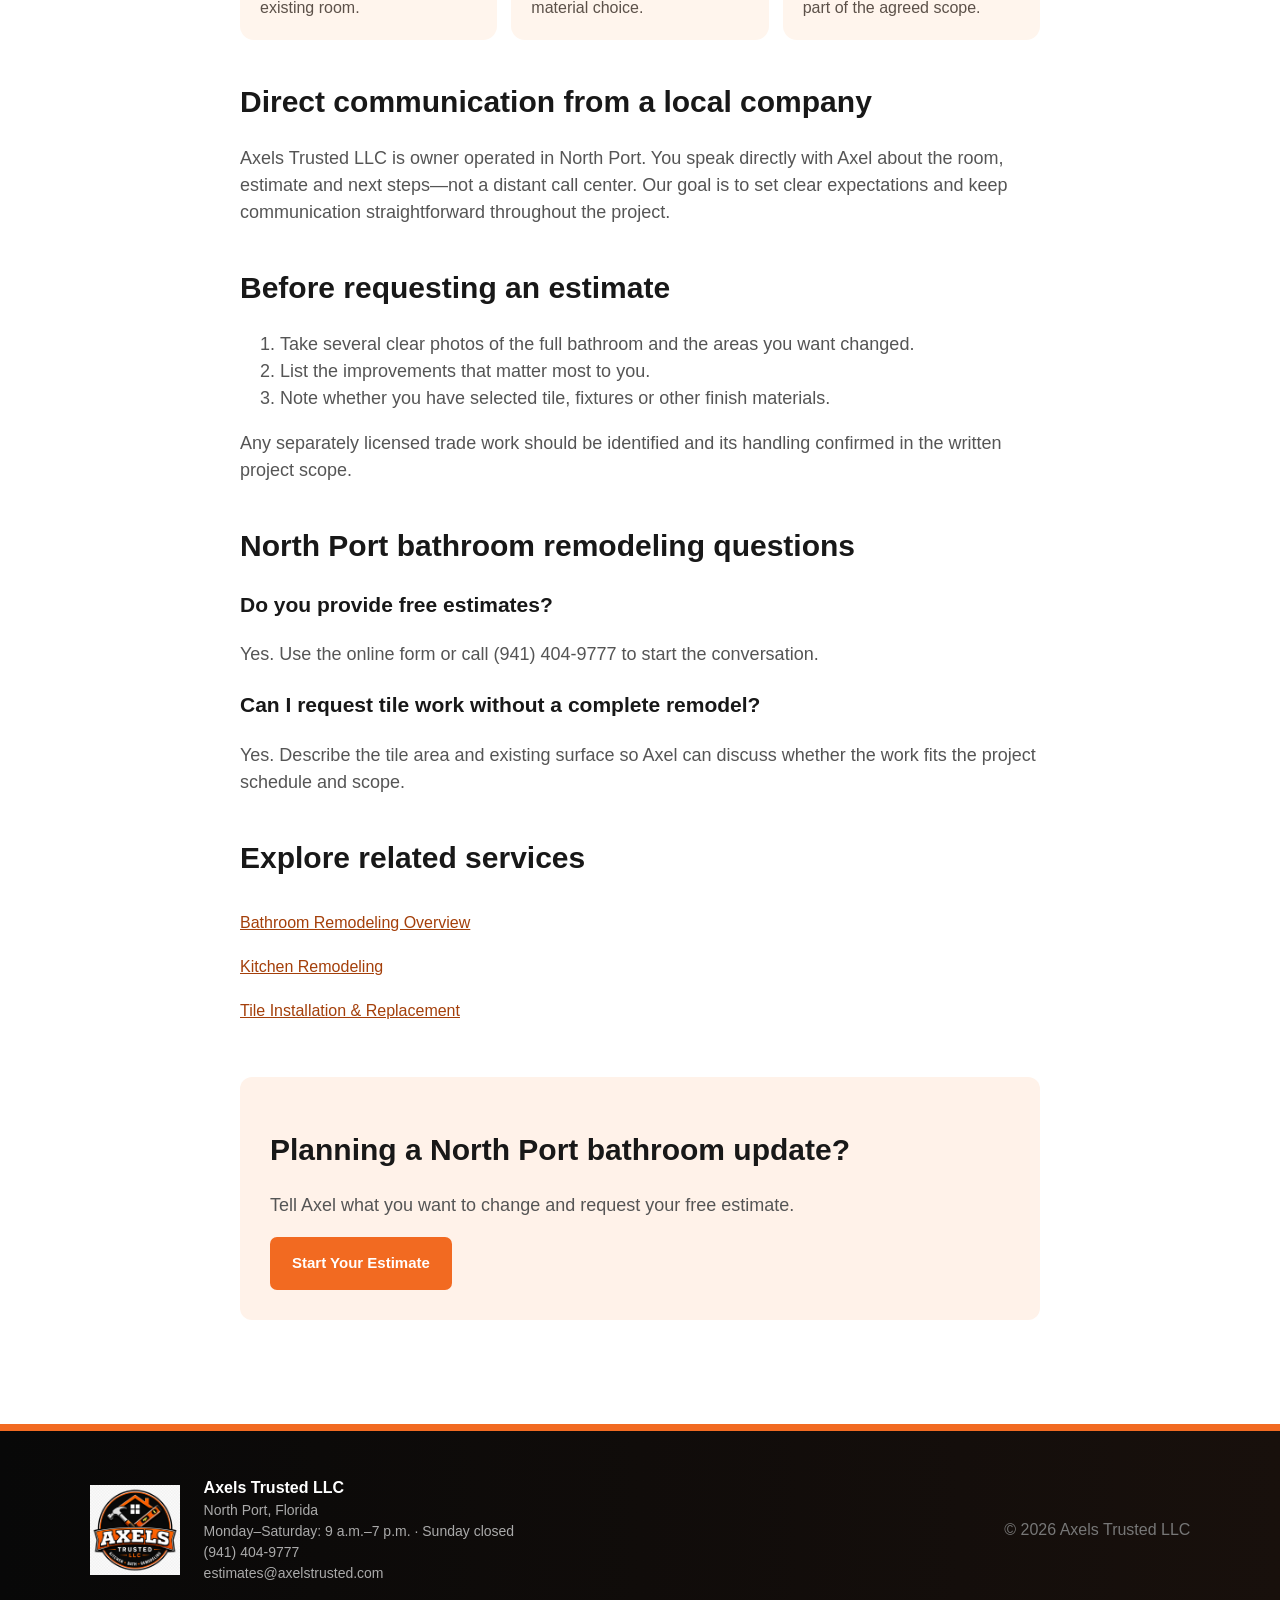
<file: bathroom-remodeling-north-port-fl.html>
<!doctype html>
<html lang="en">
<head>
<!-- Google tag (gtag.js) -->
<script async src="https://www.googletagmanager.com/gtag/js?id=G-YHCWXWHT61"></script>
<script>window.dataLayer=window.dataLayer||[];function gtag(){dataLayer.push(arguments)}gtag('js',new Date());gtag('config','G-YHCWXWHT61');</script>
<meta charset="utf-8"><meta name="viewport" content="width=device-width,initial-scale=1">
<title>Bathroom Remodeling North Port, FL | Axels Trusted LLC</title>
<meta name="description" content="Bathroom remodeling and tile improvements in North Port, Florida. See real project work and request a free estimate from Axels Trusted LLC.">
<link rel="canonical" href="https://axelstrusted.com/bathroom-remodeling-north-port-fl.html">
<meta property="og:type" content="website"><meta property="og:title" content="Bathroom Remodeling North Port, FL | Axels Trusted LLC"><meta property="og:description" content="Bathroom remodeling and tile improvements with direct owner communication in North Port, Florida."><meta property="og:url" content="https://axelstrusted.com/bathroom-remodeling-north-port-fl.html"><meta property="og:image" content="https://axelstrusted.com/images/bathroom-finished.jpg">
<script type="application/ld+json">[{"@context":"https://schema.org","@type":"Service","name":"Bathroom Remodeling in North Port, FL","url":"https://axelstrusted.com/bathroom-remodeling-north-port-fl.html","provider":{"@type":"HomeAndConstructionBusiness","@id":"https://axelstrusted.com/#business","name":"Axels Trusted LLC","telephone":"+1-941-404-9777","url":"https://axelstrusted.com/"},"areaServed":{"@type":"City","name":"North Port","address":{"@type":"PostalAddress","addressRegion":"FL"}}},{"@context":"https://schema.org","@type":"BreadcrumbList","itemListElement":[{"@type":"ListItem","position":1,"name":"Home","item":"https://axelstrusted.com/"},{"@type":"ListItem","position":2,"name":"Bathroom Remodeling","item":"https://axelstrusted.com/bathroom-remodeling.html"},{"@type":"ListItem","position":3,"name":"North Port, FL","item":"https://axelstrusted.com/bathroom-remodeling-north-port-fl.html"}]}]</script>
<link rel="stylesheet" href="/styles.css">
</head>
<body><header class="site-header"><a class="brand" href="/#top"><img src="/images/logo.png" alt="Axels Trusted LLC" width="400" height="400" decoding="async"><span>Axels Trusted LLC</span></a><button class="menu" aria-label="Open menu">☰</button><nav><a href="/#services">Services</a><a href="/#work">Our Work</a><a href="/#about">About</a><a href="/#estimate">Estimate</a></nav><a class="header-call" href="tel:+19414049777">Call (941) 404-9777</a></header>
<main><section class="service-hero"><div class="service-wrap"><a class="breadcrumb" href="/">Home</a> / <a class="breadcrumb" href="/bathroom-remodeling.html">Bathroom Remodeling</a> / North Port<p class="eyebrow">Local owner-operated service</p><h1>Bathroom Remodeling<br>in North Port, FL</h1><p class="service-intro">Update your North Port bathroom with clear communication, careful finishing and a project scope built around your room. Talk directly with Axel and request a free estimate.</p><a class="service-rating" href="https://www.google.com/search?q=Axels+Trusted+LLC+reviews" target="_blank" rel="noopener">★★★★★ 5.0 Google Rating · 23 five-star reviews</a><div class="hero-actions"><a class="btn primary" href="/#estimate">Request a Free Estimate</a><a class="btn secondary" href="tel:+19414049777">Call Now</a></div></div></section>
<div class="service-wrap service-body"><figure class="service-photo"><img src="/images/bathroom-finished.jpg" alt="Finished bathroom project serving North Port Florida" width="1152" height="1536" decoding="async" loading="lazy"><figcaption>Real bathroom work from the Axels Trusted portfolio.</figcaption></figure><section><h2>A practical plan for your North Port bathroom</h2><p>Every bathroom starts in a different condition. Your estimate begins with the changes you want, the current surfaces and the materials you are considering. That makes it easier to define a realistic scope before work is scheduled.</p><div class="scope-grid"><div><strong>Bathroom updates</strong><span>Finish and fixture improvements suited to the existing room.</span></div><div><strong>Tile installation</strong><span>Tile work discussed according to surface condition and material choice.</span></div><div><strong>Finishing work</strong><span>Related drywall, texture, painting or carpentry when part of the agreed scope.</span></div></div></section><section><h2>Direct communication from a local company</h2><p>Axels Trusted LLC is owner operated in North Port. You speak directly with Axel about the room, estimate and next steps—not a distant call center. Our goal is to set clear expectations and keep communication straightforward throughout the project.</p></section><section><h2>Before requesting an estimate</h2><ol><li>Take several clear photos of the full bathroom and the areas you want changed.</li><li>List the improvements that matter most to you.</li><li>Note whether you have selected tile, fixtures or other finish materials.</li></ol><p>Any separately licensed trade work should be identified and its handling confirmed in the written project scope.</p></section><section><h2>North Port bathroom remodeling questions</h2><h3>Do you provide free estimates?</h3><p>Yes. Use the online form or call (941) 404-9777 to start the conversation.</p><h3>Can I request tile work without a complete remodel?</h3><p>Yes. Describe the tile area and existing surface so Axel can discuss whether the work fits the project schedule and scope.</p></section><section class="related-services"><h2>Explore related services</h2><a href="/bathroom-remodeling.html">Bathroom Remodeling Overview</a><a href="/kitchen-remodeling.html">Kitchen Remodeling</a><a href="/tile-installation.html">Tile Installation &amp; Replacement</a></section><section class="service-cta"><h2>Planning a North Port bathroom update?</h2><p>Tell Axel what you want to change and request your free estimate.</p><a class="btn primary" href="/#estimate">Start Your Estimate</a></section></div></main>
<footer><img src="/images/logo.png" alt="Axels Trusted LLC" width="400" height="400" decoding="async"><div><strong>Axels Trusted LLC</strong><span>North Port, Florida</span><span>Monday–Saturday: 9 a.m.–7 p.m. · Sunday closed</span><a href="tel:+19414049777">(941) 404-9777</a><a href="mailto:estimates@axelstrusted.com">estimates@axelstrusted.com</a></div><p>© 2026 Axels Trusted LLC</p></footer><div class="mobile-bar"><a href="tel:+19414049777">Call Now</a><a href="/#estimate">Free Estimate</a></div><script src="/navigation.js" defer></script></body></html>
</file>
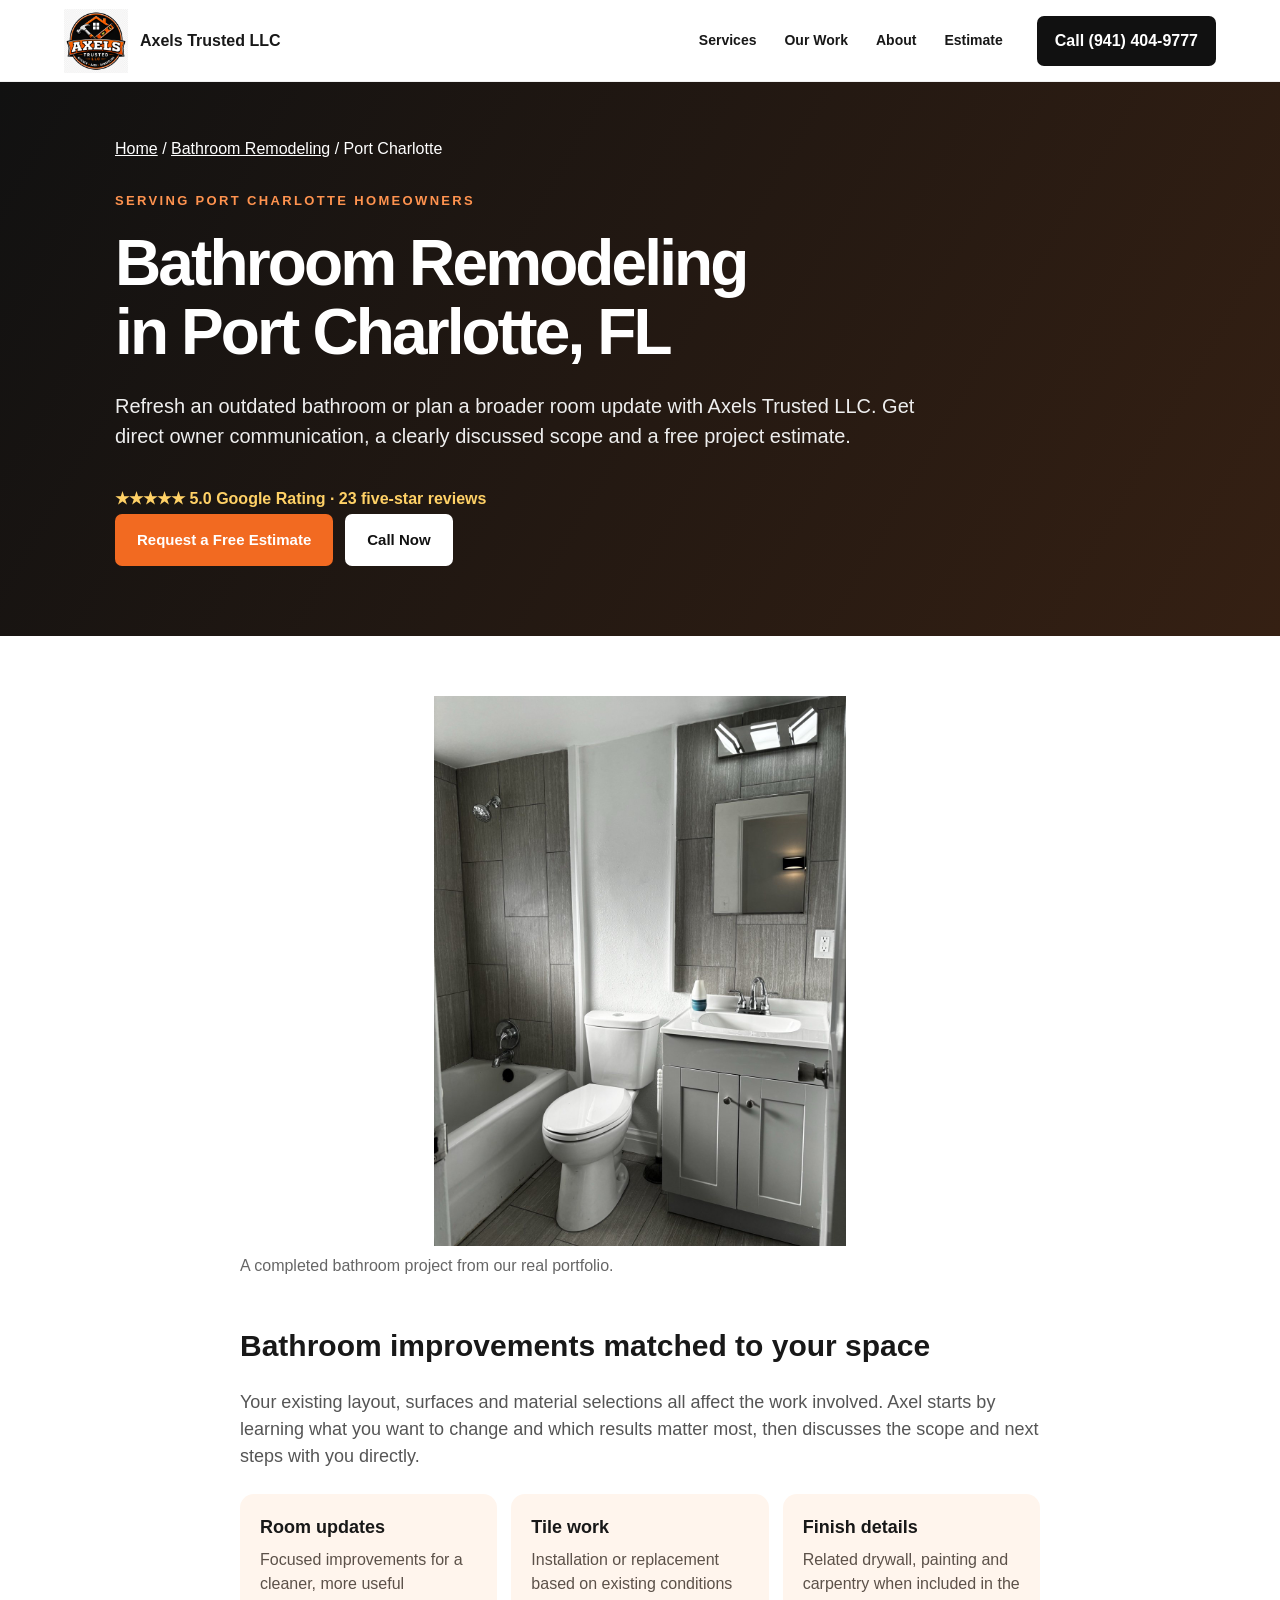
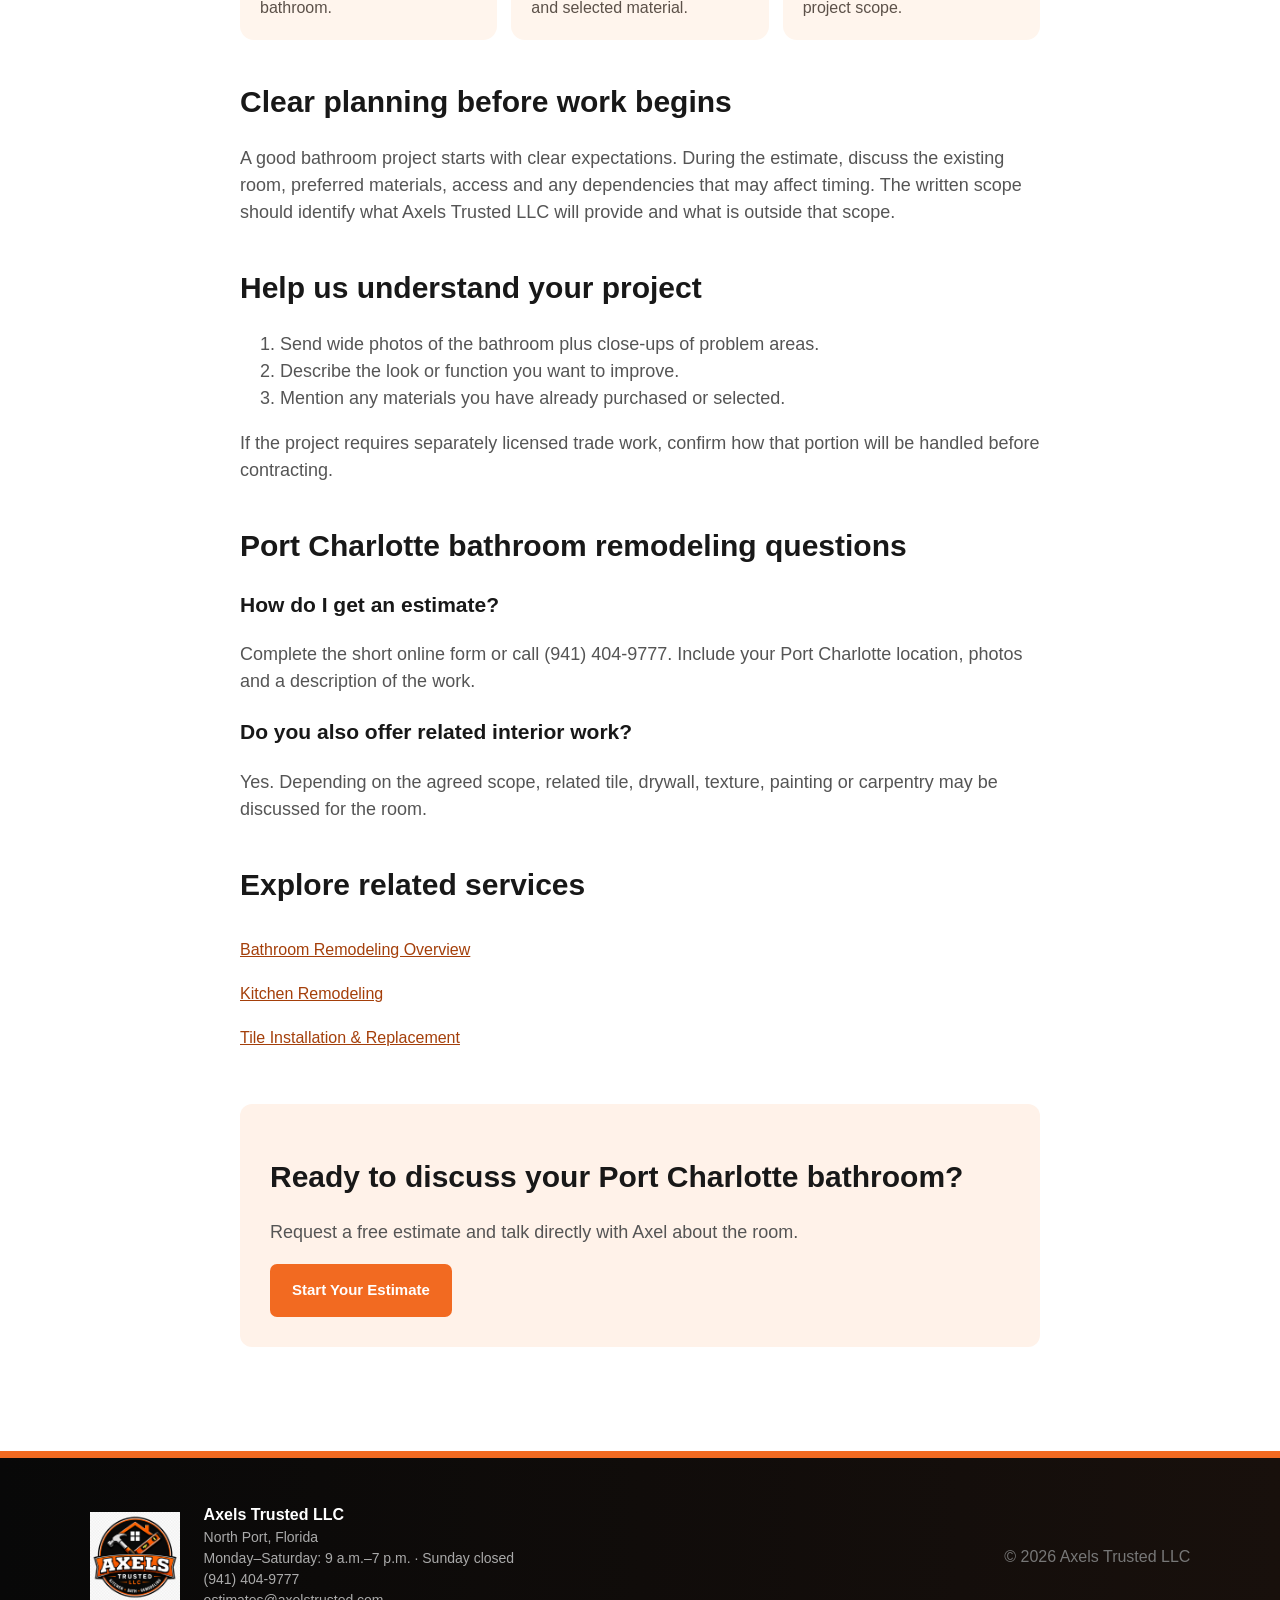
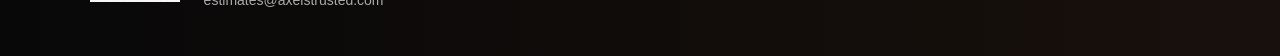
<file: bathroom-remodeling-port-charlotte-fl.html>
<!doctype html>
<html lang="en">
<head>
<!-- Google tag (gtag.js) -->
<script async src="https://www.googletagmanager.com/gtag/js?id=G-YHCWXWHT61"></script>
<script>window.dataLayer=window.dataLayer||[];function gtag(){dataLayer.push(arguments)}gtag('js',new Date());gtag('config','G-YHCWXWHT61');</script>
<meta charset="utf-8"><meta name="viewport" content="width=device-width,initial-scale=1">
<title>Bathroom Remodeling Port Charlotte, FL | Axels Trusted LLC</title>
<meta name="description" content="Bathroom remodeling and tile improvements in Port Charlotte, Florida. Request a free estimate from owner-operated Axels Trusted LLC.">
<link rel="canonical" href="https://axelstrusted.com/bathroom-remodeling-port-charlotte-fl.html">
<meta property="og:type" content="website"><meta property="og:title" content="Bathroom Remodeling Port Charlotte, FL | Axels Trusted LLC"><meta property="og:description" content="Bathroom updates and tile improvements with direct owner communication in Port Charlotte, Florida."><meta property="og:url" content="https://axelstrusted.com/bathroom-remodeling-port-charlotte-fl.html"><meta property="og:image" content="https://axelstrusted.com/images/bathroom-finished.jpg">
<script type="application/ld+json">[{"@context":"https://schema.org","@type":"Service","name":"Bathroom Remodeling in Port Charlotte, FL","url":"https://axelstrusted.com/bathroom-remodeling-port-charlotte-fl.html","provider":{"@type":"HomeAndConstructionBusiness","@id":"https://axelstrusted.com/#business","name":"Axels Trusted LLC","telephone":"+1-941-404-9777","url":"https://axelstrusted.com/"},"areaServed":{"@type":"City","name":"Port Charlotte","address":{"@type":"PostalAddress","addressRegion":"FL"}}},{"@context":"https://schema.org","@type":"BreadcrumbList","itemListElement":[{"@type":"ListItem","position":1,"name":"Home","item":"https://axelstrusted.com/"},{"@type":"ListItem","position":2,"name":"Bathroom Remodeling","item":"https://axelstrusted.com/bathroom-remodeling.html"},{"@type":"ListItem","position":3,"name":"Port Charlotte, FL","item":"https://axelstrusted.com/bathroom-remodeling-port-charlotte-fl.html"}]}]</script>
<link rel="stylesheet" href="/styles.css">
</head>
<body><header class="site-header"><a class="brand" href="/#top"><img src="/images/logo.png" alt="Axels Trusted LLC" width="400" height="400" decoding="async"><span>Axels Trusted LLC</span></a><button class="menu" aria-label="Open menu">☰</button><nav><a href="/#services">Services</a><a href="/#work">Our Work</a><a href="/#about">About</a><a href="/#estimate">Estimate</a></nav><a class="header-call" href="tel:+19414049777">Call (941) 404-9777</a></header>
<main><section class="service-hero"><div class="service-wrap"><a class="breadcrumb" href="/">Home</a> / <a class="breadcrumb" href="/bathroom-remodeling.html">Bathroom Remodeling</a> / Port Charlotte<p class="eyebrow">Serving Port Charlotte homeowners</p><h1>Bathroom Remodeling<br>in Port Charlotte, FL</h1><p class="service-intro">Refresh an outdated bathroom or plan a broader room update with Axels Trusted LLC. Get direct owner communication, a clearly discussed scope and a free project estimate.</p><a class="service-rating" href="https://www.google.com/search?q=Axels+Trusted+LLC+reviews" target="_blank" rel="noopener">★★★★★ 5.0 Google Rating · 23 five-star reviews</a><div class="hero-actions"><a class="btn primary" href="/#estimate">Request a Free Estimate</a><a class="btn secondary" href="tel:+19414049777">Call Now</a></div></div></section>
<div class="service-wrap service-body"><figure class="service-photo"><img src="/images/bathroom-finished.jpg" alt="Finished bathroom project serving Port Charlotte Florida" width="1152" height="1536" decoding="async" loading="lazy"><figcaption>A completed bathroom project from our real portfolio.</figcaption></figure><section><h2>Bathroom improvements matched to your space</h2><p>Your existing layout, surfaces and material selections all affect the work involved. Axel starts by learning what you want to change and which results matter most, then discusses the scope and next steps with you directly.</p><div class="scope-grid"><div><strong>Room updates</strong><span>Focused improvements for a cleaner, more useful bathroom.</span></div><div><strong>Tile work</strong><span>Installation or replacement based on existing conditions and selected material.</span></div><div><strong>Finish details</strong><span>Related drywall, painting and carpentry when included in the project scope.</span></div></div></section><section><h2>Clear planning before work begins</h2><p>A good bathroom project starts with clear expectations. During the estimate, discuss the existing room, preferred materials, access and any dependencies that may affect timing. The written scope should identify what Axels Trusted LLC will provide and what is outside that scope.</p></section><section><h2>Help us understand your project</h2><ol><li>Send wide photos of the bathroom plus close-ups of problem areas.</li><li>Describe the look or function you want to improve.</li><li>Mention any materials you have already purchased or selected.</li></ol><p>If the project requires separately licensed trade work, confirm how that portion will be handled before contracting.</p></section><section><h2>Port Charlotte bathroom remodeling questions</h2><h3>How do I get an estimate?</h3><p>Complete the short online form or call (941) 404-9777. Include your Port Charlotte location, photos and a description of the work.</p><h3>Do you also offer related interior work?</h3><p>Yes. Depending on the agreed scope, related tile, drywall, texture, painting or carpentry may be discussed for the room.</p></section><section class="related-services"><h2>Explore related services</h2><a href="/bathroom-remodeling.html">Bathroom Remodeling Overview</a><a href="/kitchen-remodeling.html">Kitchen Remodeling</a><a href="/tile-installation.html">Tile Installation &amp; Replacement</a></section><section class="service-cta"><h2>Ready to discuss your Port Charlotte bathroom?</h2><p>Request a free estimate and talk directly with Axel about the room.</p><a class="btn primary" href="/#estimate">Start Your Estimate</a></section></div></main>
<footer><img src="/images/logo.png" alt="Axels Trusted LLC" width="400" height="400" decoding="async"><div><strong>Axels Trusted LLC</strong><span>North Port, Florida</span><span>Monday–Saturday: 9 a.m.–7 p.m. · Sunday closed</span><a href="tel:+19414049777">(941) 404-9777</a><a href="mailto:estimates@axelstrusted.com">estimates@axelstrusted.com</a></div><p>© 2026 Axels Trusted LLC</p></footer><div class="mobile-bar"><a href="tel:+19414049777">Call Now</a><a href="/#estimate">Free Estimate</a></div><script src="/navigation.js" defer></script></body></html>
</file>
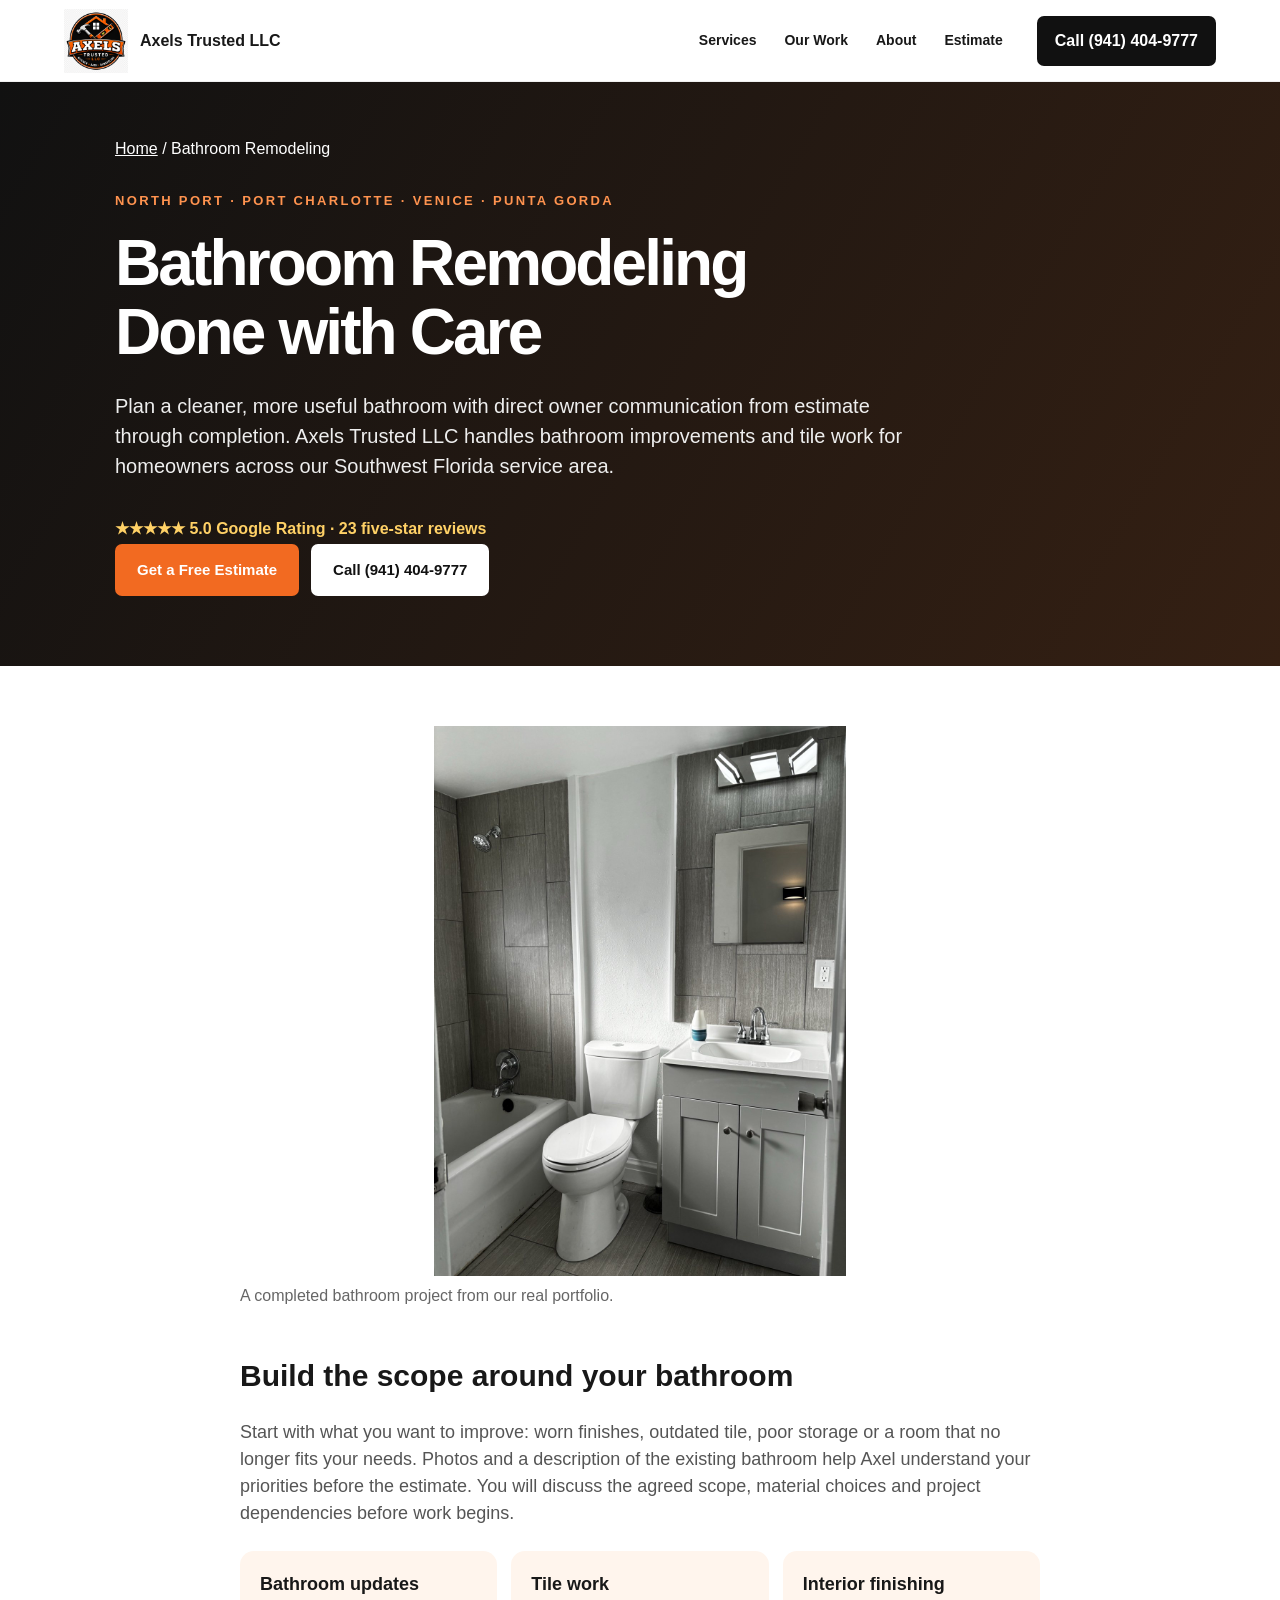
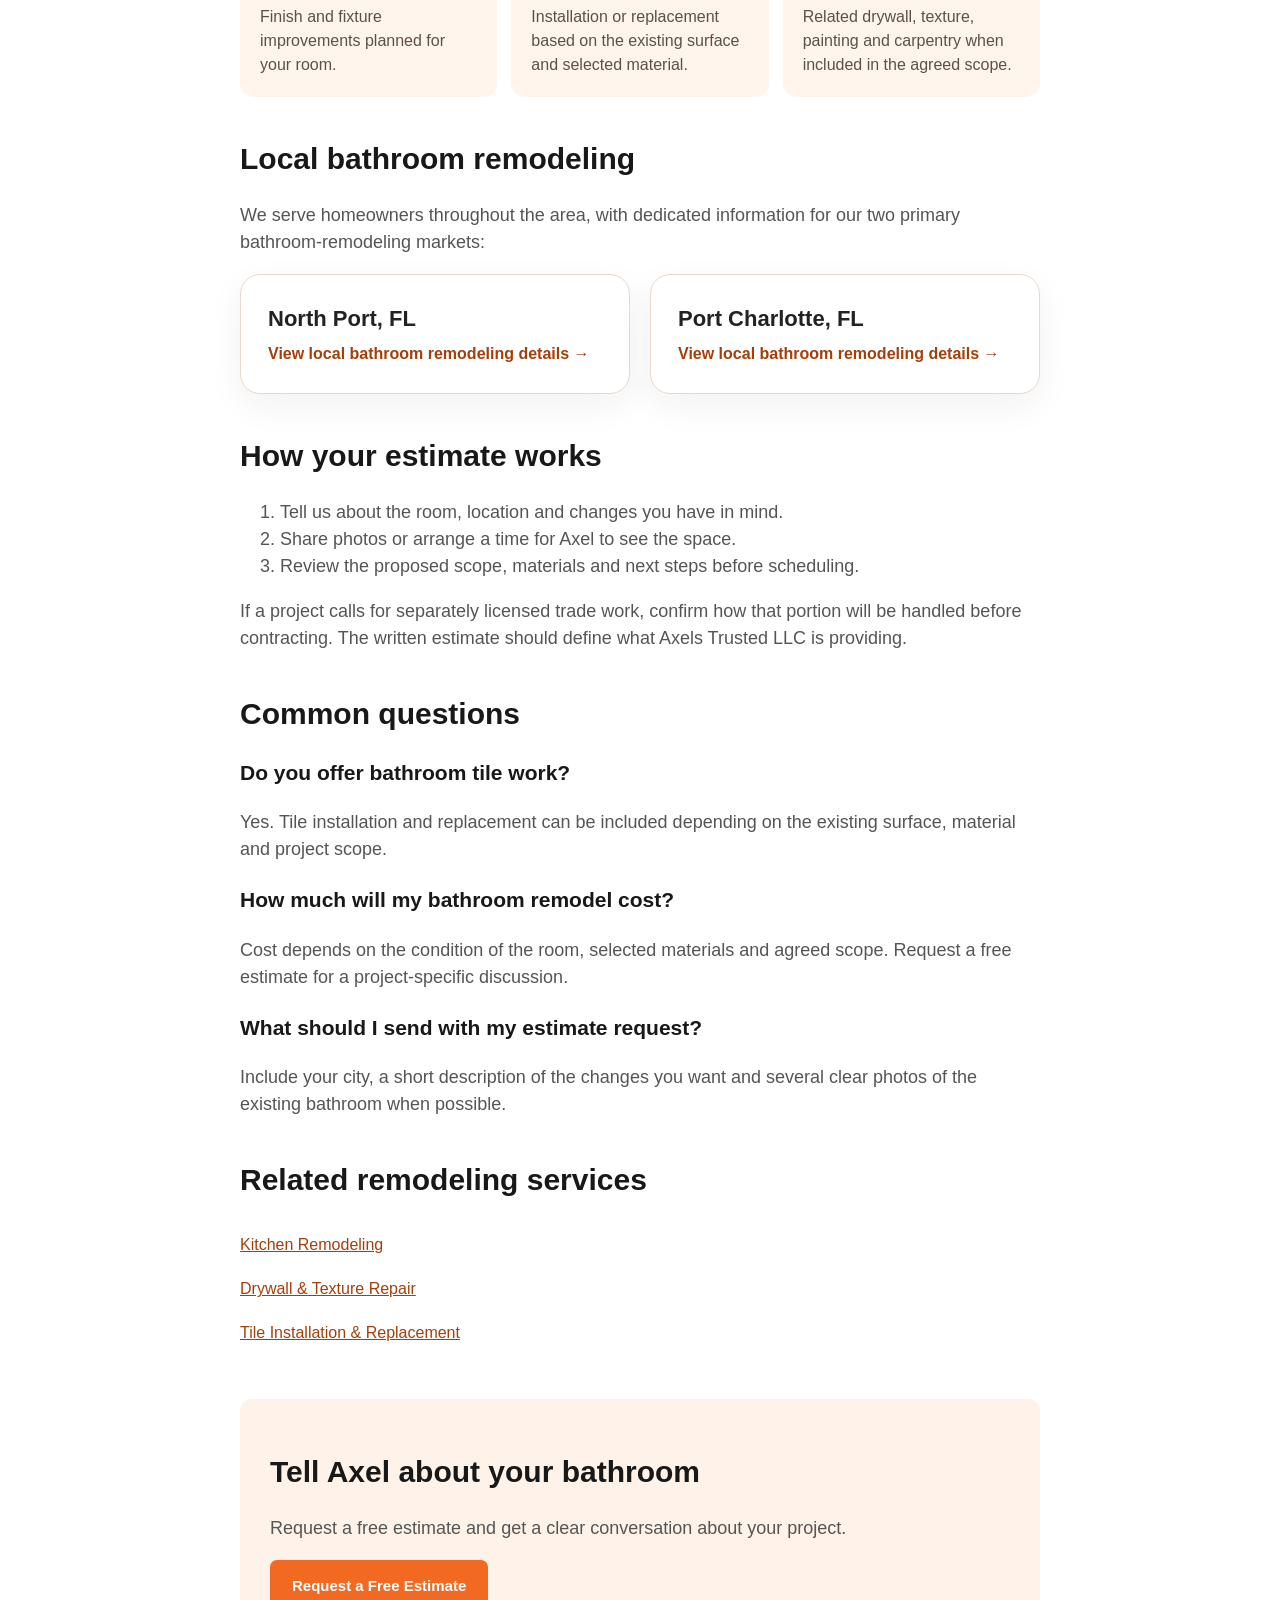
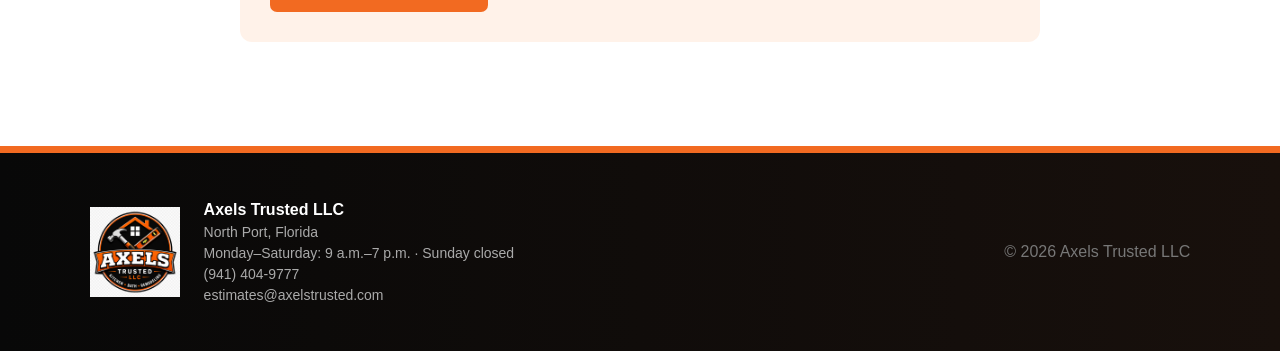
<file: bathroom-remodeling.html>
<!doctype html><html lang="en"><head>
<!-- Google tag (gtag.js) -->
<script async src="https://www.googletagmanager.com/gtag/js?id=G-YHCWXWHT61"></script>
<script>window.dataLayer=window.dataLayer||[];function gtag(){dataLayer.push(arguments)}gtag('js',new Date());gtag('config','G-YHCWXWHT61');</script>
<meta charset="utf-8"><meta name="viewport" content="width=device-width,initial-scale=1">
<title>Bathroom Remodeling in North Port, FL | Axel's Trusted LLC</title>
<meta name="description" content="Bathroom Remodeling in North Port, Venice, Port Charlotte and Punta Gorda. Work with a local owner-operated company. Call (941) 404-9777 for a free estimate.">
<link rel="canonical" href="https://axelstrusted.com/bathroom-remodeling.html">
<meta property="og:type" content="website"><meta property="og:title" content="Bathroom Remodeling in North Port, FL | Axel's Trusted LLC">
<meta property="og:description" content="Bathroom Remodeling in North Port, Venice, Port Charlotte and Punta Gorda. Work with a local owner-operated company. Call (941) 404-9777 for a free estimate."><meta property="og:url" content="https://axelstrusted.com/bathroom-remodeling.html">
<meta property="og:image" content="https://axelstrusted.com/images/bathroom-finished.jpg">
<script type="application/ld+json">[{"@context": "https://schema.org", "@type": "HomeAndConstructionBusiness", "@id": "https://axelstrusted.com/#business", "name": "Axel's Trusted LLC", "url": "https://axelstrusted.com/", "telephone": "+1-941-404-9777", "email": "estimates@axelstrusted.com", "areaServed": [{"@type": "City", "name": "North Port"}, {"@type": "City", "name": "Venice"}, {"@type": "City", "name": "Port Charlotte"}, {"@type": "City", "name": "Punta Gorda"}], "openingHoursSpecification": [{"@type": "OpeningHoursSpecification", "dayOfWeek": ["Monday", "Tuesday", "Wednesday", "Thursday", "Friday", "Saturday"], "opens": "09:00", "closes": "19:00"}]}, {"@context": "https://schema.org", "@type": "Service", "name": "Bathroom Remodeling", "url": "https://axelstrusted.com/bathroom-remodeling.html", "provider": {"@id": "https://axelstrusted.com/#business"}, "areaServed": [{"@type": "City", "name": "North Port"}, {"@type": "City", "name": "Venice"}, {"@type": "City", "name": "Port Charlotte"}, {"@type": "City", "name": "Punta Gorda"}]}, {"@context": "https://schema.org", "@type": "BreadcrumbList", "itemListElement": [{"@type": "ListItem", "position": 1, "name": "Home", "item": "https://axelstrusted.com/"}, {"@type": "ListItem", "position": 2, "name": "Bathroom Remodeling", "item": "https://axelstrusted.com/bathroom-remodeling.html"}]}]</script>
<link rel="stylesheet" href="/styles.css"></head><body><header class="site-header">
  <a class="brand" href="/#top"><img src="/images/logo.png" alt="Axels Trusted LLC" width="400" height="400" decoding="async"><span>Axels Trusted LLC</span></a>
  <button class="menu" aria-label="Open menu">☰</button>
  <nav><a href="/#services">Services</a><a href="/#work">Our Work</a><a href="/#about">About</a><a href="/#estimate">Estimate</a></nav>
  <a class="header-call" href="tel:+19414049777">Call (941) 404-9777</a>
</header><main>
<section class="service-hero"><div class="service-wrap"><a class="breadcrumb" href="/">Home</a> / Bathroom Remodeling<p class="eyebrow">North Port · Port Charlotte · Venice · Punta Gorda</p><h1>Bathroom Remodeling<br>Done with Care</h1><p class="service-intro">Plan a cleaner, more useful bathroom with direct owner communication from estimate through completion. Axels Trusted LLC handles bathroom improvements and tile work for homeowners across our Southwest Florida service area.</p><a class="service-rating" href="https://www.google.com/search?q=Axels+Trusted+LLC+reviews" target="_blank" rel="noopener">★★★★★ 5.0 Google Rating · 23 five-star reviews</a><div class="hero-actions"><a class="btn primary" href="/#estimate">Get a Free Estimate</a><a class="btn secondary" href="tel:+19414049777">Call (941) 404-9777</a></div></div></section>
<div class="service-wrap service-body"><figure class="service-photo"><img src="/images/bathroom-finished.jpg" alt="Finished bathroom remodeling project by Axels Trusted LLC" width="1152" height="1536" decoding="async" loading="lazy"><figcaption>A completed bathroom project from our real portfolio.</figcaption></figure><section><h2>Build the scope around your bathroom</h2><p>Start with what you want to improve: worn finishes, outdated tile, poor storage or a room that no longer fits your needs. Photos and a description of the existing bathroom help Axel understand your priorities before the estimate. You will discuss the agreed scope, material choices and project dependencies before work begins.</p><div class="scope-grid"><div><strong>Bathroom updates</strong><span>Finish and fixture improvements planned for your room.</span></div><div><strong>Tile work</strong><span>Installation or replacement based on the existing surface and selected material.</span></div><div><strong>Interior finishing</strong><span>Related drywall, texture, painting and carpentry when included in the agreed scope.</span></div></div></section><section><h2>Local bathroom remodeling</h2><p>We serve homeowners throughout the area, with dedicated information for our two primary bathroom-remodeling markets:</p><div class="location-grid"><a href="/bathroom-remodeling-north-port-fl.html"><strong>North Port, FL</strong><span>View local bathroom remodeling details →</span></a><a href="/bathroom-remodeling-port-charlotte-fl.html"><strong>Port Charlotte, FL</strong><span>View local bathroom remodeling details →</span></a></div></section><section><h2>How your estimate works</h2><ol><li>Tell us about the room, location and changes you have in mind.</li><li>Share photos or arrange a time for Axel to see the space.</li><li>Review the proposed scope, materials and next steps before scheduling.</li></ol><p>If a project calls for separately licensed trade work, confirm how that portion will be handled before contracting. The written estimate should define what Axels Trusted LLC is providing.</p></section><section><h2>Common questions</h2><h3>Do you offer bathroom tile work?</h3><p>Yes. Tile installation and replacement can be included depending on the existing surface, material and project scope.</p><h3>How much will my bathroom remodel cost?</h3><p>Cost depends on the condition of the room, selected materials and agreed scope. Request a free estimate for a project-specific discussion.</p><h3>What should I send with my estimate request?</h3><p>Include your city, a short description of the changes you want and several clear photos of the existing bathroom when possible.</p></section><section class="related-services"><h2>Related remodeling services</h2><a href="/kitchen-remodeling.html">Kitchen Remodeling</a><a href="/drywall-texture-repair.html">Drywall &amp; Texture Repair</a><a href="/tile-installation.html">Tile Installation &amp; Replacement</a></section><section class="service-cta"><h2>Tell Axel about your bathroom</h2><p>Request a free estimate and get a clear conversation about your project.</p><a class="btn primary" href="/#estimate">Request a Free Estimate</a></section></div></main><footer><img src="/images/logo.png" alt="Axels Trusted LLC" width="400" height="400" decoding="async"><div><strong>Axels Trusted LLC</strong><span>North Port, Florida</span><span>Monday–Saturday: 9 a.m.–7 p.m. · Sunday closed</span><a href="tel:+19414049777">(941) 404-9777</a><a href="mailto:estimates@axelstrusted.com">estimates@axelstrusted.com</a></div><p>© 2026 Axels Trusted LLC</p></footer><div class="mobile-bar"><a href="tel:+19414049777">Call Now</a><a href="/#estimate">Free Estimate</a></div><script src="/navigation.js" defer></script></body></html>
</file>
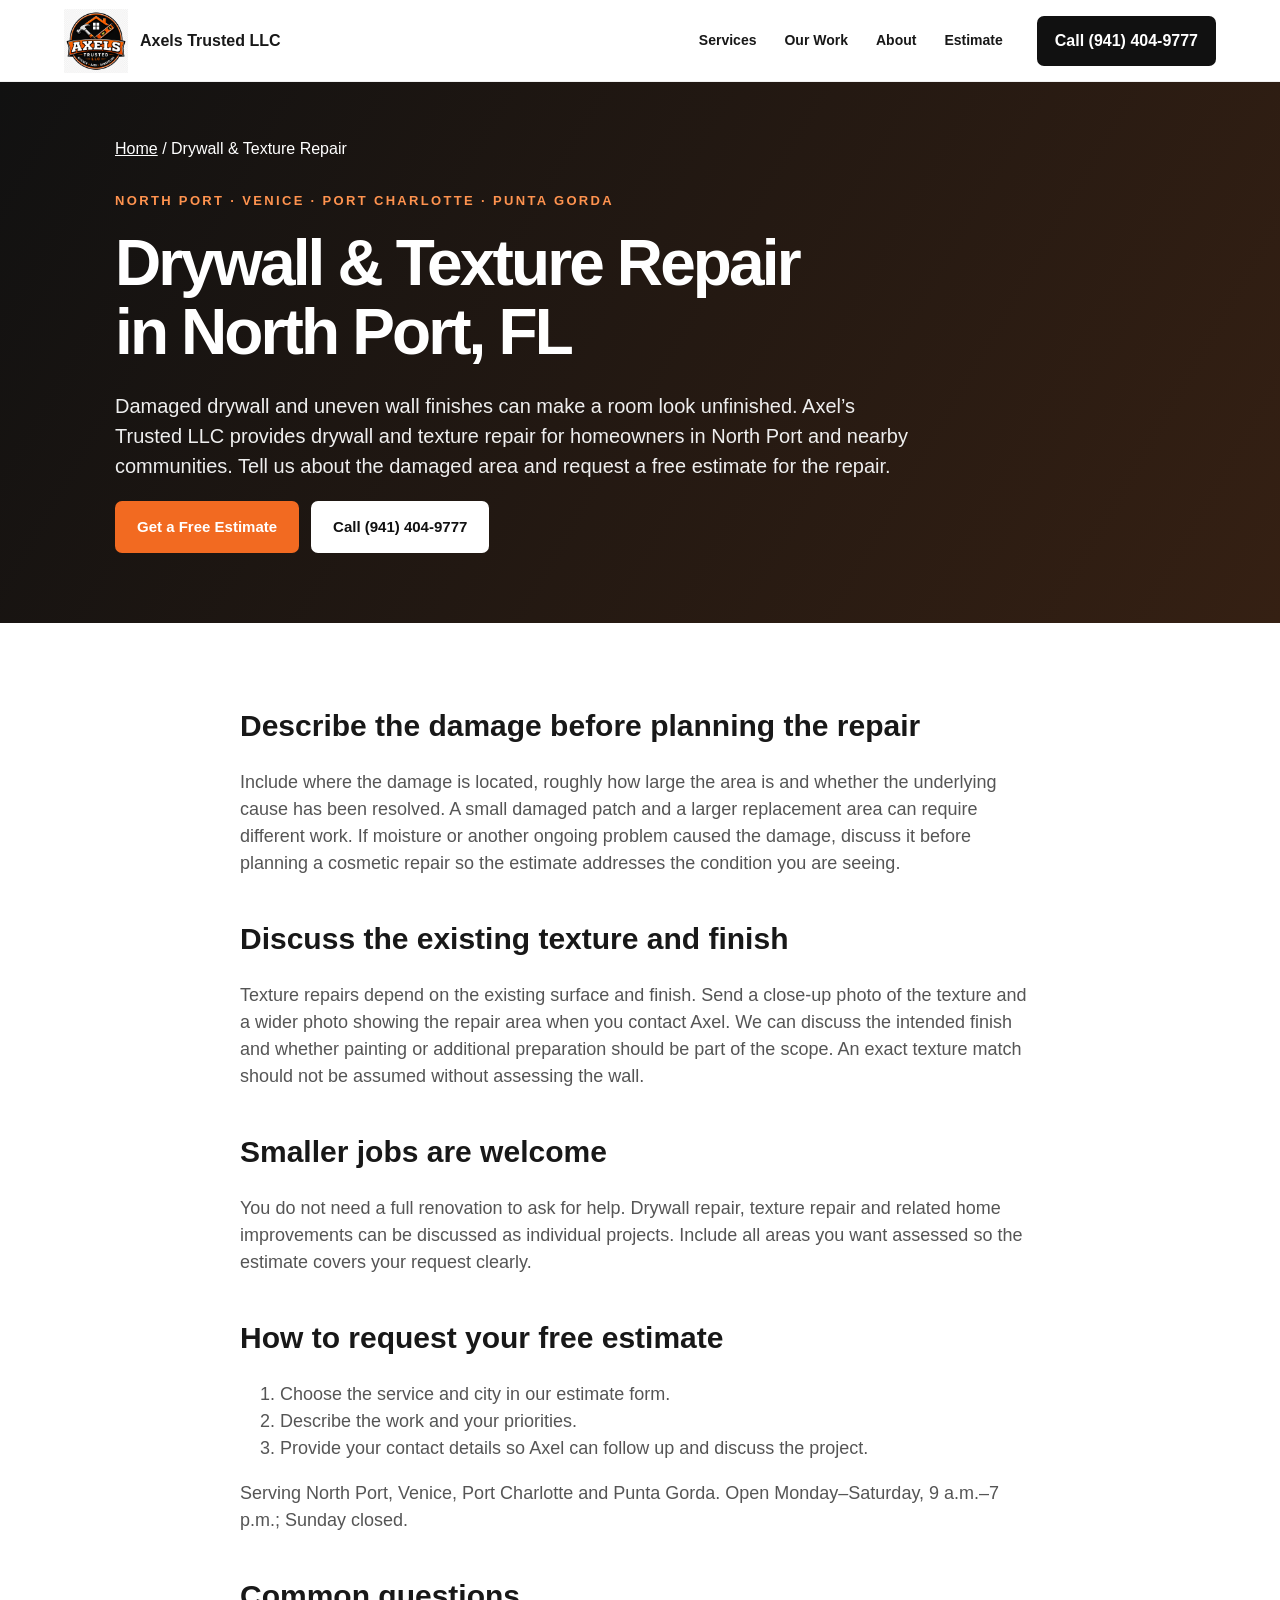
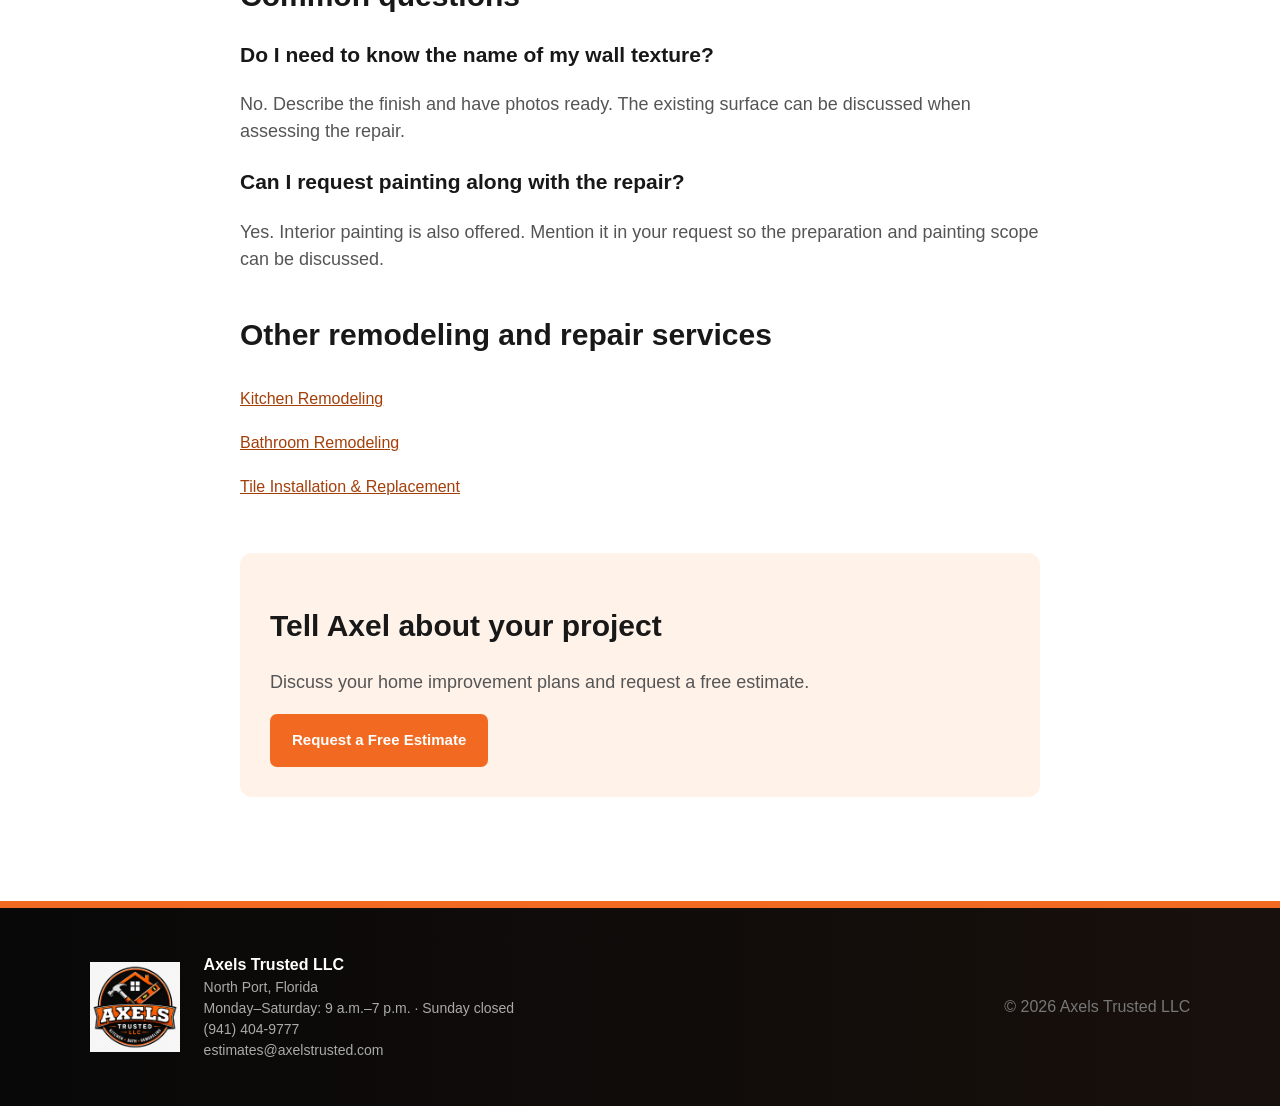
<file: drywall-texture-repair.html>
<!doctype html><html lang="en"><head><!-- Google tag (gtag.js) --><script async src="https://www.googletagmanager.com/gtag/js?id=G-YHCWXWHT61"></script><script>window.dataLayer=window.dataLayer||[];function gtag(){dataLayer.push(arguments)}gtag('js',new Date());gtag('config','G-YHCWXWHT61');</script><meta charset="utf-8"><meta name="viewport" content="width=device-width,initial-scale=1">
<title>Drywall &amp; Texture Repair in North Port, FL | Axel's Trusted LLC</title>
<meta name="description" content="Drywall &amp; Texture Repair in North Port, Venice, Port Charlotte and Punta Gorda. Work with a local owner-operated company. Call (941) 404-9777 for a free estimate.">
<link rel="canonical" href="https://axelstrusted.com/drywall-texture-repair.html">
<meta property="og:type" content="website"><meta property="og:title" content="Drywall &amp; Texture Repair in North Port, FL | Axel's Trusted LLC">
<meta property="og:description" content="Drywall &amp; Texture Repair in North Port, Venice, Port Charlotte and Punta Gorda. Work with a local owner-operated company. Call (941) 404-9777 for a free estimate."><meta property="og:url" content="https://axelstrusted.com/drywall-texture-repair.html">
<meta property="og:image" content="https://axelstrusted.com/images/kitchen-finished.jpg">
<script type="application/ld+json">[{"@context": "https://schema.org", "@type": "HomeAndConstructionBusiness", "@id": "https://axelstrusted.com/#business", "name": "Axel's Trusted LLC", "url": "https://axelstrusted.com/", "telephone": "+1-941-404-9777", "email": "estimates@axelstrusted.com", "areaServed": [{"@type": "City", "name": "North Port"}, {"@type": "City", "name": "Venice"}, {"@type": "City", "name": "Port Charlotte"}, {"@type": "City", "name": "Punta Gorda"}], "openingHoursSpecification": [{"@type": "OpeningHoursSpecification", "dayOfWeek": ["Monday", "Tuesday", "Wednesday", "Thursday", "Friday", "Saturday"], "opens": "09:00", "closes": "19:00"}]}, {"@context": "https://schema.org", "@type": "Service", "name": "Drywall & Texture Repair", "url": "https://axelstrusted.com/drywall-texture-repair.html", "provider": {"@id": "https://axelstrusted.com/#business"}, "areaServed": [{"@type": "City", "name": "North Port"}, {"@type": "City", "name": "Venice"}, {"@type": "City", "name": "Port Charlotte"}, {"@type": "City", "name": "Punta Gorda"}]}, {"@context": "https://schema.org", "@type": "BreadcrumbList", "itemListElement": [{"@type": "ListItem", "position": 1, "name": "Home", "item": "https://axelstrusted.com/"}, {"@type": "ListItem", "position": 2, "name": "Drywall & Texture Repair", "item": "https://axelstrusted.com/drywall-texture-repair.html"}]}]</script>
<link rel="stylesheet" href="/styles.css"></head><body><header class="site-header">
  <a class="brand" href="/#top"><img src="/images/logo.png" alt="Axels Trusted LLC" width="400" height="400" decoding="async"><span>Axels Trusted LLC</span></a>
  <button class="menu" aria-label="Open menu">☰</button>
  <nav><a href="/#services">Services</a><a href="/#work">Our Work</a><a href="/#about">About</a><a href="/#estimate">Estimate</a></nav>
  <a class="header-call" href="tel:+19414049777">Call (941) 404-9777</a>
</header><main>
<section class="service-hero"><div class="service-wrap"><a class="breadcrumb" href="/">Home</a> / Drywall &amp; Texture Repair<p class="eyebrow">North Port · Venice · Port Charlotte · Punta Gorda</p><h1>Drywall &amp; Texture Repair<br>in North Port, FL</h1><p class="service-intro">Damaged drywall and uneven wall finishes can make a room look unfinished. Axel’s Trusted LLC provides drywall and texture repair for homeowners in North Port and nearby communities. Tell us about the damaged area and request a free estimate for the repair.</p><div class="hero-actions"><a class="btn primary" href="/#estimate">Get a Free Estimate</a><a class="btn secondary" href="tel:+19414049777">Call (941) 404-9777</a></div></div></section>
<div class="service-wrap service-body"><section><h2>Describe the damage before planning the repair</h2><p>Include where the damage is located, roughly how large the area is and whether the underlying cause has been resolved. A small damaged patch and a larger replacement area can require different work. If moisture or another ongoing problem caused the damage, discuss it before planning a cosmetic repair so the estimate addresses the condition you are seeing.</p></section><section><h2>Discuss the existing texture and finish</h2><p>Texture repairs depend on the existing surface and finish. Send a close-up photo of the texture and a wider photo showing the repair area when you contact Axel. We can discuss the intended finish and whether painting or additional preparation should be part of the scope. An exact texture match should not be assumed without assessing the wall.</p></section><section><h2>Smaller jobs are welcome</h2><p>You do not need a full renovation to ask for help. Drywall repair, texture repair and related home improvements can be discussed as individual projects. Include all areas you want assessed so the estimate covers your request clearly.</p></section><section><h2>How to request your free estimate</h2><ol><li>Choose the service and city in our estimate form.</li><li>Describe the work and your priorities.</li><li>Provide your contact details so Axel can follow up and discuss the project.</li></ol><p>Serving North Port, Venice, Port Charlotte and Punta Gorda. Open Monday–Saturday, 9 a.m.–7 p.m.; Sunday closed.</p></section><section><h2>Common questions</h2><h3>Do I need to know the name of my wall texture?</h3><p>No. Describe the finish and have photos ready. The existing surface can be discussed when assessing the repair.</p><h3>Can I request painting along with the repair?</h3><p>Yes. Interior painting is also offered. Mention it in your request so the preparation and painting scope can be discussed.</p></section><section class="related-services"><h2>Other remodeling and repair services</h2><a href="/kitchen-remodeling.html">Kitchen Remodeling</a><a href="/bathroom-remodeling.html">Bathroom Remodeling</a><a href="/tile-installation.html">Tile Installation &amp; Replacement</a></section><section class="service-cta"><h2>Tell Axel about your project</h2><p>Discuss your home improvement plans and request a free estimate.</p><a class="btn primary" href="/#estimate">Request a Free Estimate</a></section></div></main><footer><img src="/images/logo.png" alt="Axels Trusted LLC" width="400" height="400" decoding="async"><div><strong>Axels Trusted LLC</strong><span>North Port, Florida</span><span>Monday–Saturday: 9 a.m.–7 p.m. · Sunday closed</span><a href="tel:+19414049777">(941) 404-9777</a><a href="mailto:estimates@axelstrusted.com">estimates@axelstrusted.com</a></div><p>© 2026 Axels Trusted LLC</p></footer><div class="mobile-bar"><a href="tel:+19414049777">Call Now</a><a href="/#estimate">Free Estimate</a></div><script src="/navigation.js" defer></script></body></html>
</file>
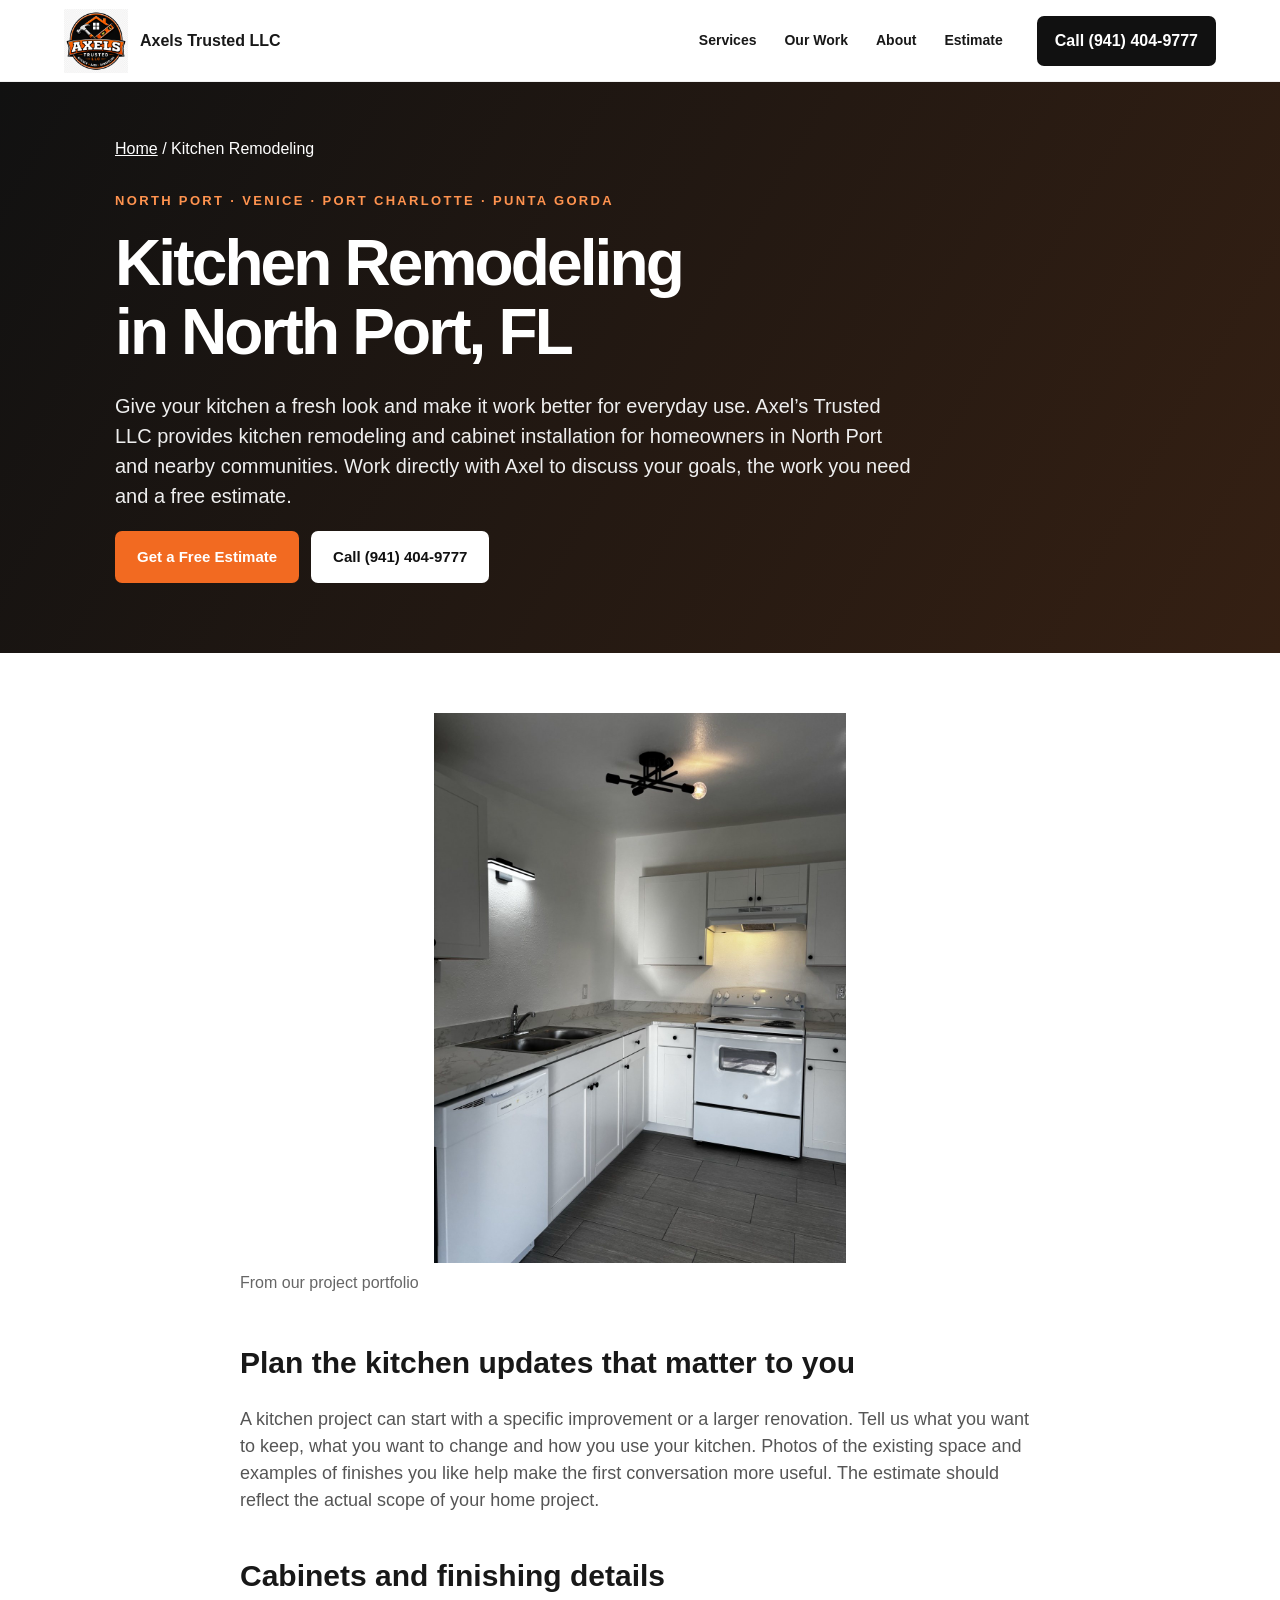
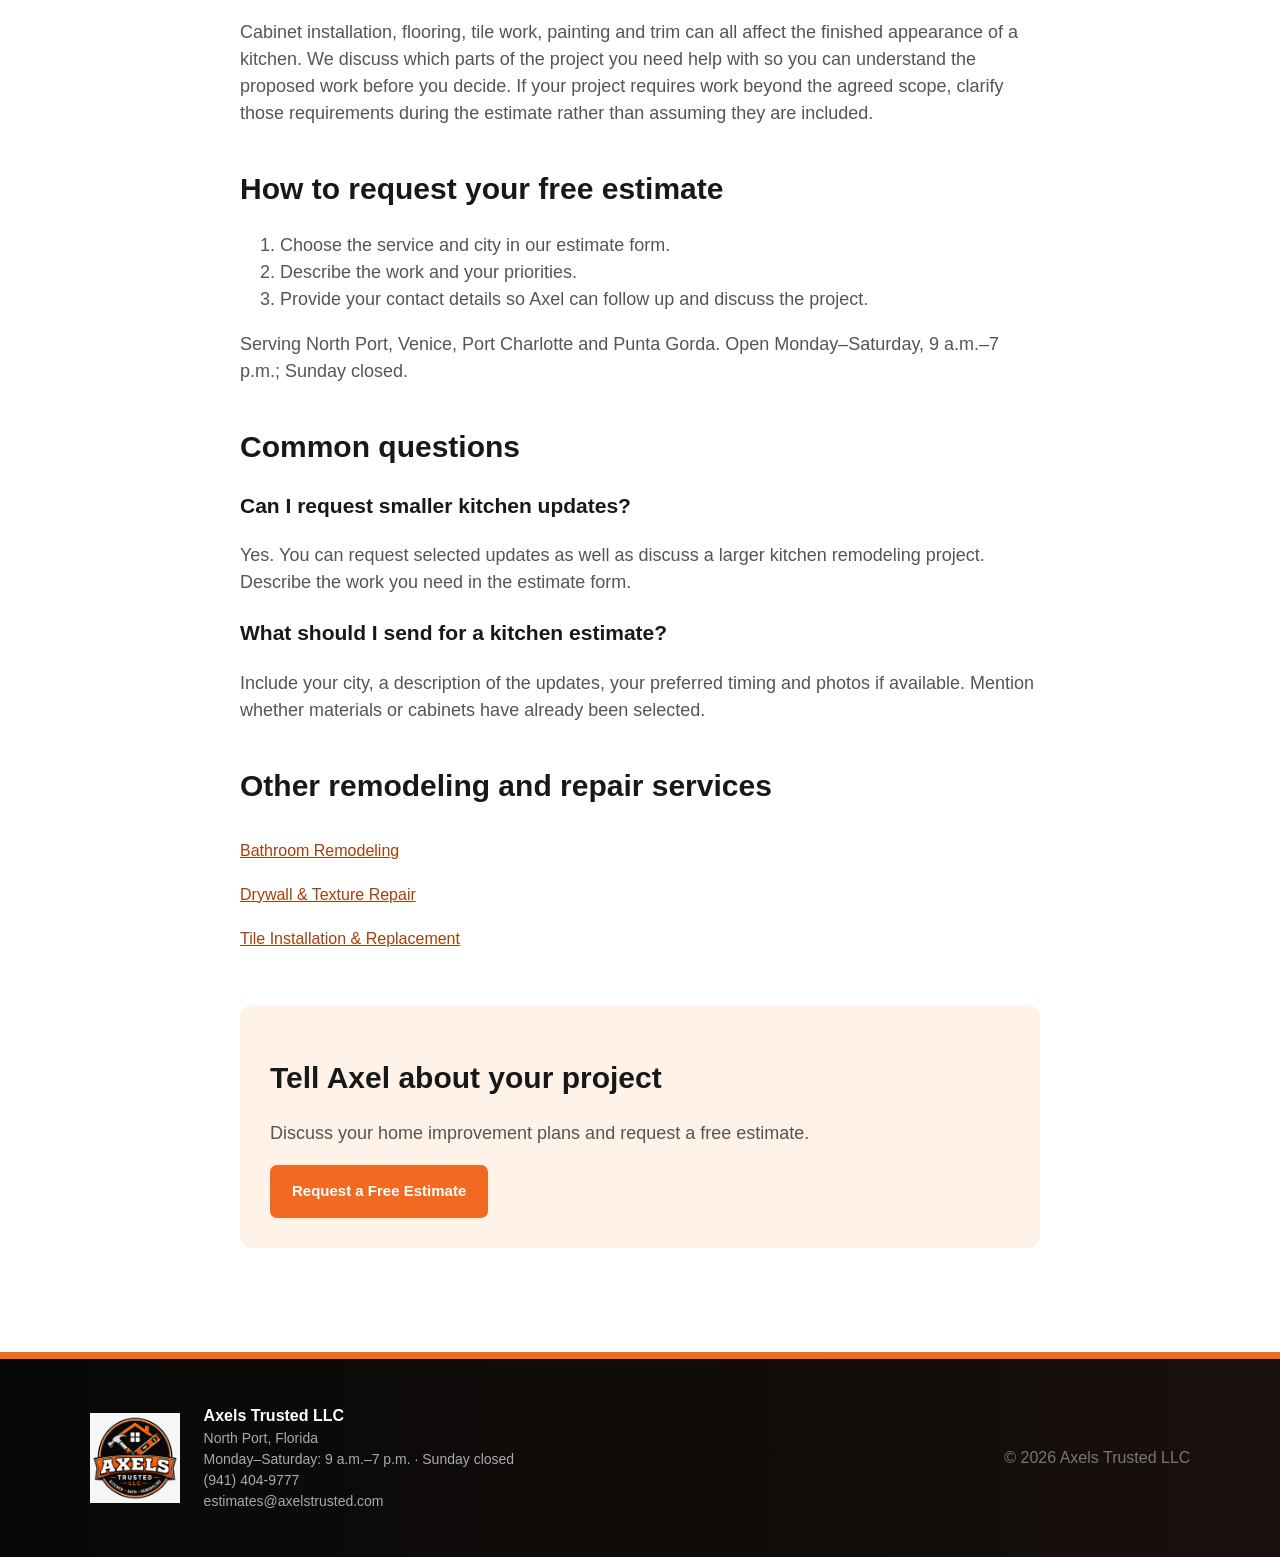
<file: kitchen-remodeling.html>
<!doctype html><html lang="en"><head><!-- Google tag (gtag.js) --><script async src="https://www.googletagmanager.com/gtag/js?id=G-YHCWXWHT61"></script><script>window.dataLayer=window.dataLayer||[];function gtag(){dataLayer.push(arguments)}gtag('js',new Date());gtag('config','G-YHCWXWHT61');</script><meta charset="utf-8"><meta name="viewport" content="width=device-width,initial-scale=1">
<title>Kitchen Remodeling in North Port, FL | Axel's Trusted LLC</title>
<meta name="description" content="Kitchen Remodeling in North Port, Venice, Port Charlotte and Punta Gorda. Work with a local owner-operated company. Call (941) 404-9777 for a free estimate.">
<link rel="canonical" href="https://axelstrusted.com/kitchen-remodeling.html">
<meta property="og:type" content="website"><meta property="og:title" content="Kitchen Remodeling in North Port, FL | Axel's Trusted LLC">
<meta property="og:description" content="Kitchen Remodeling in North Port, Venice, Port Charlotte and Punta Gorda. Work with a local owner-operated company. Call (941) 404-9777 for a free estimate."><meta property="og:url" content="https://axelstrusted.com/kitchen-remodeling.html">
<meta property="og:image" content="https://axelstrusted.com/images/kitchen-finished.jpg">
<script type="application/ld+json">[{"@context": "https://schema.org", "@type": "HomeAndConstructionBusiness", "@id": "https://axelstrusted.com/#business", "name": "Axel's Trusted LLC", "url": "https://axelstrusted.com/", "telephone": "+1-941-404-9777", "email": "estimates@axelstrusted.com", "areaServed": [{"@type": "City", "name": "North Port"}, {"@type": "City", "name": "Venice"}, {"@type": "City", "name": "Port Charlotte"}, {"@type": "City", "name": "Punta Gorda"}], "openingHoursSpecification": [{"@type": "OpeningHoursSpecification", "dayOfWeek": ["Monday", "Tuesday", "Wednesday", "Thursday", "Friday", "Saturday"], "opens": "09:00", "closes": "19:00"}]}, {"@context": "https://schema.org", "@type": "Service", "name": "Kitchen Remodeling", "url": "https://axelstrusted.com/kitchen-remodeling.html", "provider": {"@id": "https://axelstrusted.com/#business"}, "areaServed": [{"@type": "City", "name": "North Port"}, {"@type": "City", "name": "Venice"}, {"@type": "City", "name": "Port Charlotte"}, {"@type": "City", "name": "Punta Gorda"}]}, {"@context": "https://schema.org", "@type": "BreadcrumbList", "itemListElement": [{"@type": "ListItem", "position": 1, "name": "Home", "item": "https://axelstrusted.com/"}, {"@type": "ListItem", "position": 2, "name": "Kitchen Remodeling", "item": "https://axelstrusted.com/kitchen-remodeling.html"}]}]</script>
<link rel="stylesheet" href="/styles.css"></head><body><header class="site-header">
  <a class="brand" href="/#top"><img src="/images/logo.png" alt="Axels Trusted LLC" width="400" height="400" decoding="async"><span>Axels Trusted LLC</span></a>
  <button class="menu" aria-label="Open menu">☰</button>
  <nav><a href="/#services">Services</a><a href="/#work">Our Work</a><a href="/#about">About</a><a href="/#estimate">Estimate</a></nav>
  <a class="header-call" href="tel:+19414049777">Call (941) 404-9777</a>
</header><main>
<section class="service-hero"><div class="service-wrap"><a class="breadcrumb" href="/">Home</a> / Kitchen Remodeling<p class="eyebrow">North Port · Venice · Port Charlotte · Punta Gorda</p><h1>Kitchen Remodeling<br>in North Port, FL</h1><p class="service-intro">Give your kitchen a fresh look and make it work better for everyday use. Axel’s Trusted LLC provides kitchen remodeling and cabinet installation for homeowners in North Port and nearby communities. Work directly with Axel to discuss your goals, the work you need and a free estimate.</p><div class="hero-actions"><a class="btn primary" href="/#estimate">Get a Free Estimate</a><a class="btn secondary" href="tel:+19414049777">Call (941) 404-9777</a></div></div></section>
<div class="service-wrap service-body"><figure class="service-photo"><img src="/images/kitchen-finished.jpg" alt="Kitchen remodeling project" width="1152" height="1536" decoding="async" loading="lazy"><figcaption>From our project portfolio</figcaption></figure><section><h2>Plan the kitchen updates that matter to you</h2><p>A kitchen project can start with a specific improvement or a larger renovation. Tell us what you want to keep, what you want to change and how you use your kitchen. Photos of the existing space and examples of finishes you like help make the first conversation more useful. The estimate should reflect the actual scope of your home project.</p></section><section><h2>Cabinets and finishing details</h2><p>Cabinet installation, flooring, tile work, painting and trim can all affect the finished appearance of a kitchen. We discuss which parts of the project you need help with so you can understand the proposed work before you decide. If your project requires work beyond the agreed scope, clarify those requirements during the estimate rather than assuming they are included.</p></section><section><h2>How to request your free estimate</h2><ol><li>Choose the service and city in our estimate form.</li><li>Describe the work and your priorities.</li><li>Provide your contact details so Axel can follow up and discuss the project.</li></ol><p>Serving North Port, Venice, Port Charlotte and Punta Gorda. Open Monday–Saturday, 9 a.m.–7 p.m.; Sunday closed.</p></section><section><h2>Common questions</h2><h3>Can I request smaller kitchen updates?</h3><p>Yes. You can request selected updates as well as discuss a larger kitchen remodeling project. Describe the work you need in the estimate form.</p><h3>What should I send for a kitchen estimate?</h3><p>Include your city, a description of the updates, your preferred timing and photos if available. Mention whether materials or cabinets have already been selected.</p></section><section class="related-services"><h2>Other remodeling and repair services</h2><a href="/bathroom-remodeling.html">Bathroom Remodeling</a><a href="/drywall-texture-repair.html">Drywall &amp; Texture Repair</a><a href="/tile-installation.html">Tile Installation &amp; Replacement</a></section><section class="service-cta"><h2>Tell Axel about your project</h2><p>Discuss your home improvement plans and request a free estimate.</p><a class="btn primary" href="/#estimate">Request a Free Estimate</a></section></div></main><footer><img src="/images/logo.png" alt="Axels Trusted LLC" width="400" height="400" decoding="async"><div><strong>Axels Trusted LLC</strong><span>North Port, Florida</span><span>Monday–Saturday: 9 a.m.–7 p.m. · Sunday closed</span><a href="tel:+19414049777">(941) 404-9777</a><a href="mailto:estimates@axelstrusted.com">estimates@axelstrusted.com</a></div><p>© 2026 Axels Trusted LLC</p></footer><div class="mobile-bar"><a href="tel:+19414049777">Call Now</a><a href="/#estimate">Free Estimate</a></div><script src="/navigation.js" defer></script></body></html>
</file>
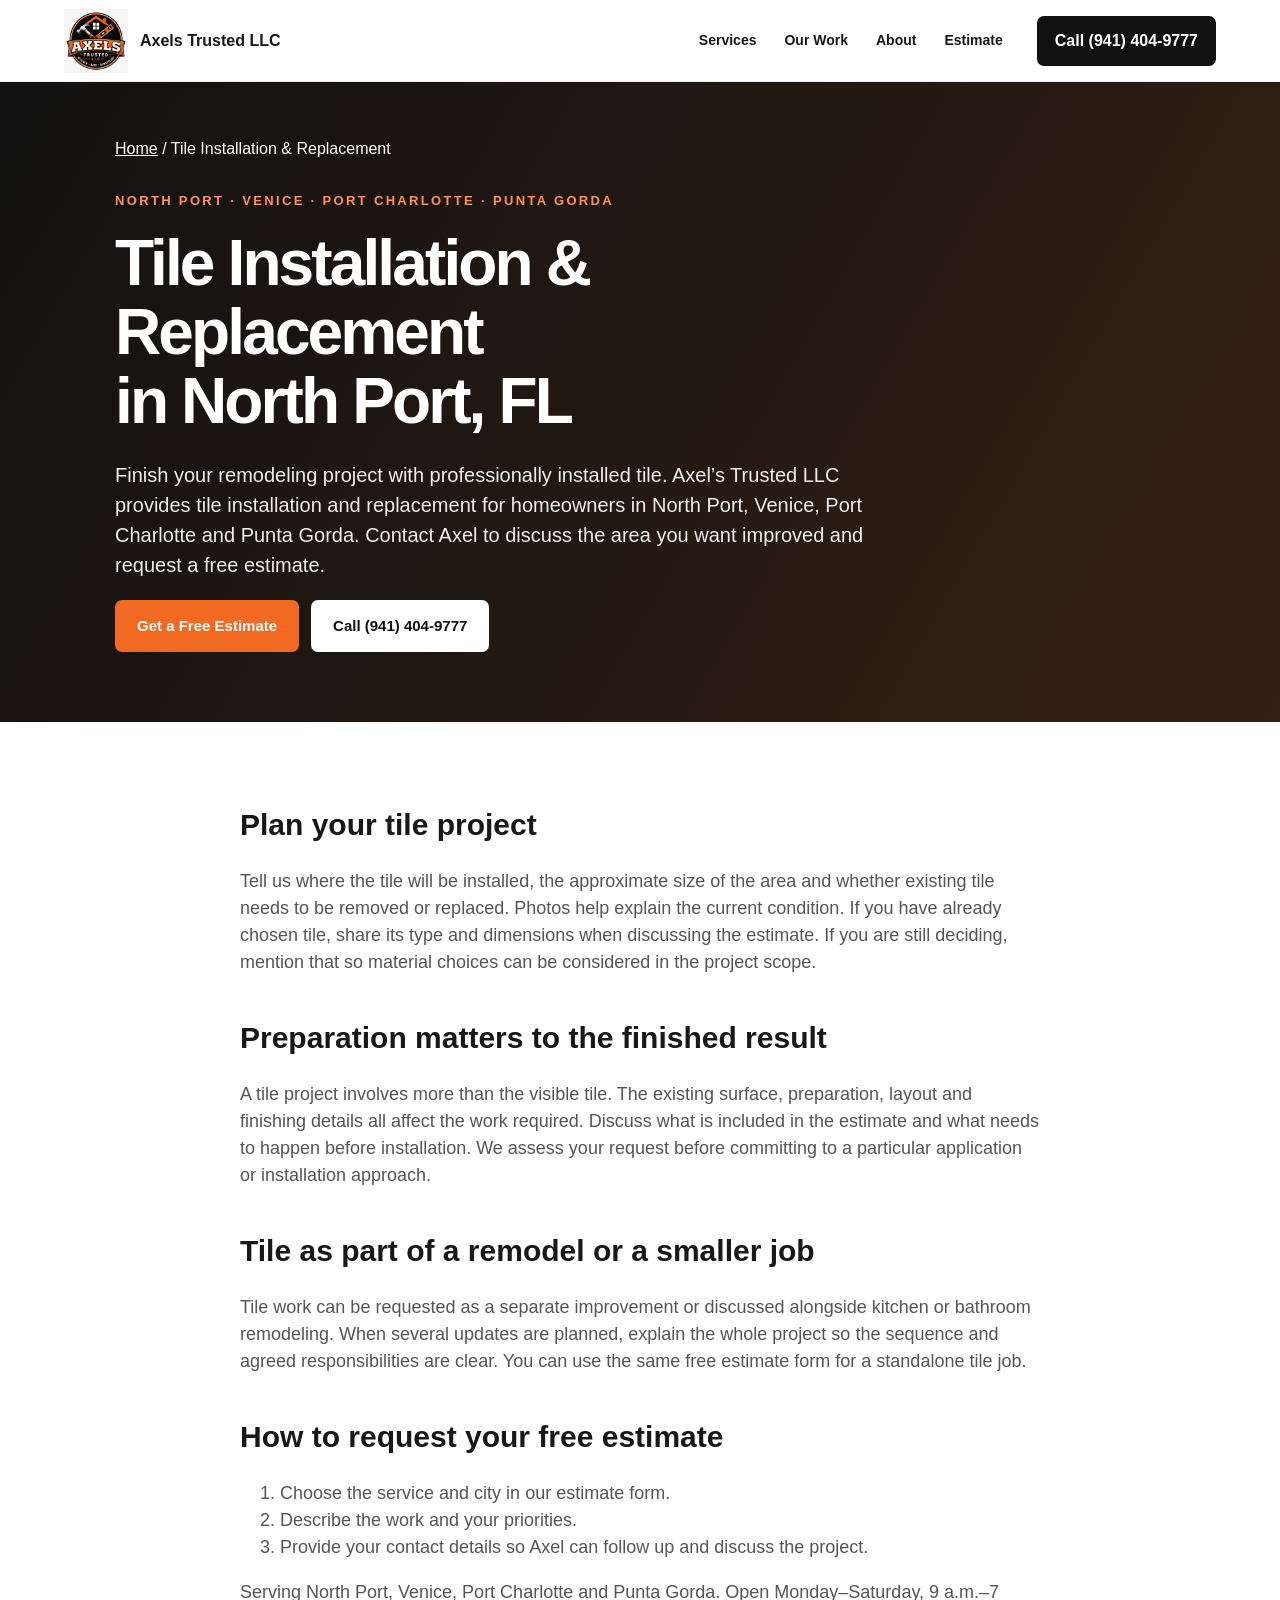
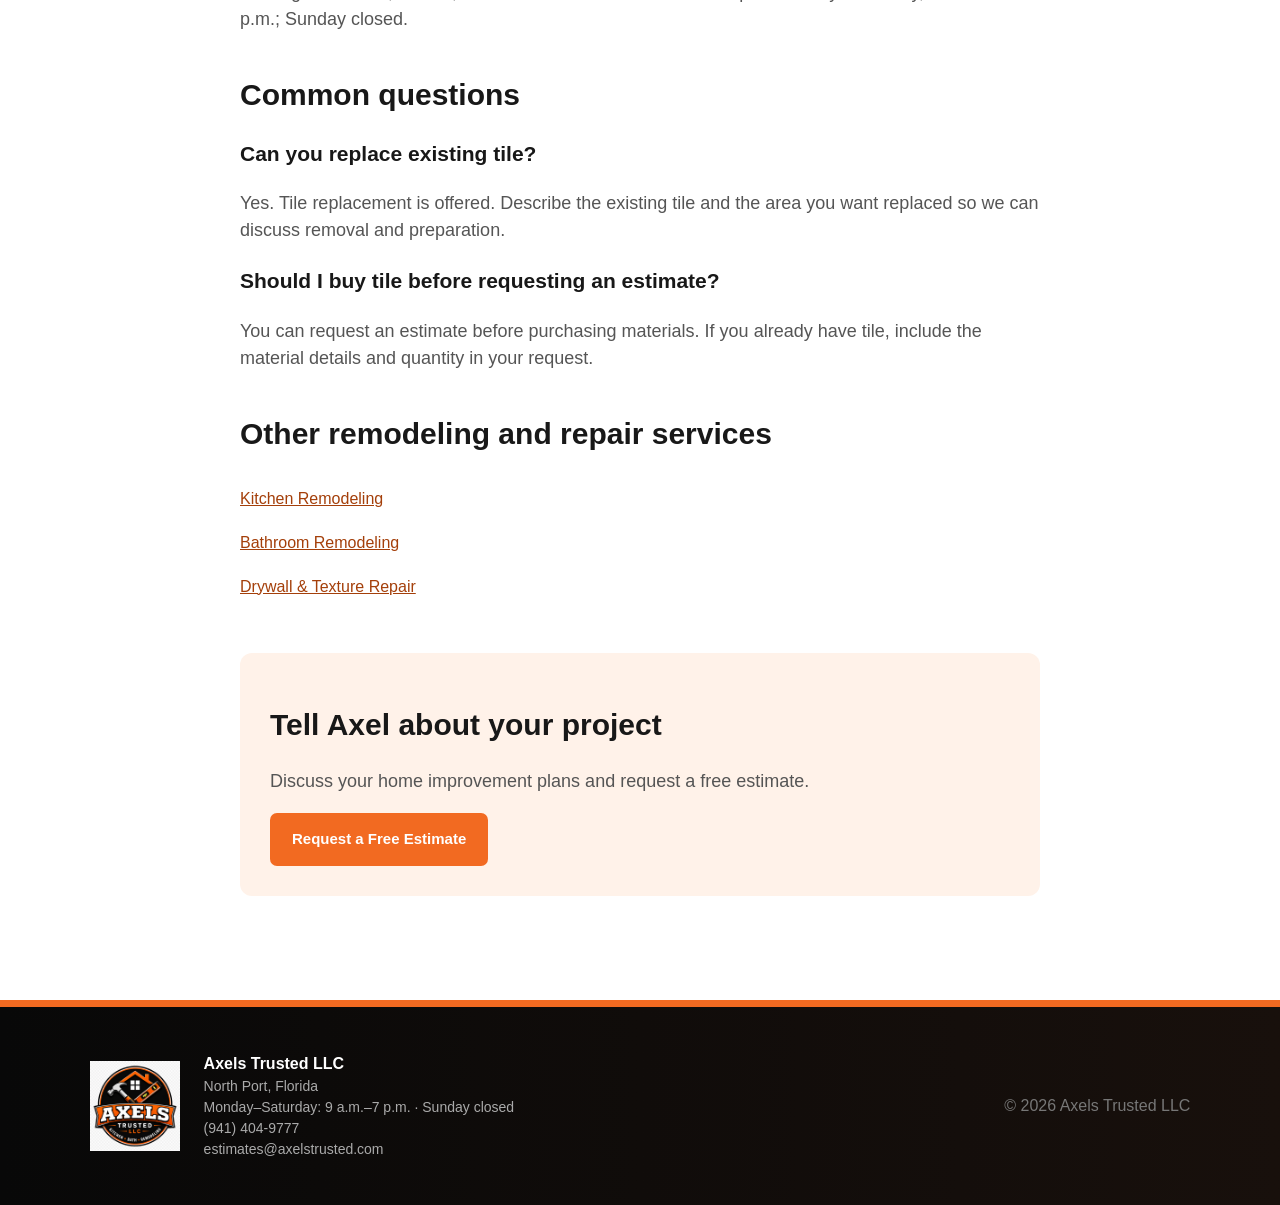
<file: tile-installation.html>
<!doctype html><html lang="en"><head><!-- Google tag (gtag.js) --><script async src="https://www.googletagmanager.com/gtag/js?id=G-YHCWXWHT61"></script><script>window.dataLayer=window.dataLayer||[];function gtag(){dataLayer.push(arguments)}gtag('js',new Date());gtag('config','G-YHCWXWHT61');</script><meta charset="utf-8"><meta name="viewport" content="width=device-width,initial-scale=1">
<title>Tile Installation &amp; Replacement in North Port, FL | Axel's Trusted LLC</title>
<meta name="description" content="Tile Installation &amp; Replacement in North Port, Venice, Port Charlotte and Punta Gorda. Work with a local owner-operated company. Call (941) 404-9777 for a free estimate.">
<link rel="canonical" href="https://axelstrusted.com/tile-installation.html">
<meta property="og:type" content="website"><meta property="og:title" content="Tile Installation &amp; Replacement in North Port, FL | Axel's Trusted LLC">
<meta property="og:description" content="Tile Installation &amp; Replacement in North Port, Venice, Port Charlotte and Punta Gorda. Work with a local owner-operated company. Call (941) 404-9777 for a free estimate."><meta property="og:url" content="https://axelstrusted.com/tile-installation.html">
<meta property="og:image" content="https://axelstrusted.com/images/kitchen-finished.jpg">
<script type="application/ld+json">[{"@context": "https://schema.org", "@type": "HomeAndConstructionBusiness", "@id": "https://axelstrusted.com/#business", "name": "Axel's Trusted LLC", "url": "https://axelstrusted.com/", "telephone": "+1-941-404-9777", "email": "estimates@axelstrusted.com", "areaServed": [{"@type": "City", "name": "North Port"}, {"@type": "City", "name": "Venice"}, {"@type": "City", "name": "Port Charlotte"}, {"@type": "City", "name": "Punta Gorda"}], "openingHoursSpecification": [{"@type": "OpeningHoursSpecification", "dayOfWeek": ["Monday", "Tuesday", "Wednesday", "Thursday", "Friday", "Saturday"], "opens": "09:00", "closes": "19:00"}]}, {"@context": "https://schema.org", "@type": "Service", "name": "Tile Installation & Replacement", "url": "https://axelstrusted.com/tile-installation.html", "provider": {"@id": "https://axelstrusted.com/#business"}, "areaServed": [{"@type": "City", "name": "North Port"}, {"@type": "City", "name": "Venice"}, {"@type": "City", "name": "Port Charlotte"}, {"@type": "City", "name": "Punta Gorda"}]}, {"@context": "https://schema.org", "@type": "BreadcrumbList", "itemListElement": [{"@type": "ListItem", "position": 1, "name": "Home", "item": "https://axelstrusted.com/"}, {"@type": "ListItem", "position": 2, "name": "Tile Installation & Replacement", "item": "https://axelstrusted.com/tile-installation.html"}]}]</script>
<link rel="stylesheet" href="/styles.css"></head><body><header class="site-header">
  <a class="brand" href="/#top"><img src="/images/logo.png" alt="Axels Trusted LLC" width="400" height="400" decoding="async"><span>Axels Trusted LLC</span></a>
  <button class="menu" aria-label="Open menu">☰</button>
  <nav><a href="/#services">Services</a><a href="/#work">Our Work</a><a href="/#about">About</a><a href="/#estimate">Estimate</a></nav>
  <a class="header-call" href="tel:+19414049777">Call (941) 404-9777</a>
</header><main>
<section class="service-hero"><div class="service-wrap"><a class="breadcrumb" href="/">Home</a> / Tile Installation &amp; Replacement<p class="eyebrow">North Port · Venice · Port Charlotte · Punta Gorda</p><h1>Tile Installation &amp; Replacement<br>in North Port, FL</h1><p class="service-intro">Finish your remodeling project with professionally installed tile. Axel’s Trusted LLC provides tile installation and replacement for homeowners in North Port, Venice, Port Charlotte and Punta Gorda. Contact Axel to discuss the area you want improved and request a free estimate.</p><div class="hero-actions"><a class="btn primary" href="/#estimate">Get a Free Estimate</a><a class="btn secondary" href="tel:+19414049777">Call (941) 404-9777</a></div></div></section>
<div class="service-wrap service-body"><section><h2>Plan your tile project</h2><p>Tell us where the tile will be installed, the approximate size of the area and whether existing tile needs to be removed or replaced. Photos help explain the current condition. If you have already chosen tile, share its type and dimensions when discussing the estimate. If you are still deciding, mention that so material choices can be considered in the project scope.</p></section><section><h2>Preparation matters to the finished result</h2><p>A tile project involves more than the visible tile. The existing surface, preparation, layout and finishing details all affect the work required. Discuss what is included in the estimate and what needs to happen before installation. We assess your request before committing to a particular application or installation approach.</p></section><section><h2>Tile as part of a remodel or a smaller job</h2><p>Tile work can be requested as a separate improvement or discussed alongside kitchen or bathroom remodeling. When several updates are planned, explain the whole project so the sequence and agreed responsibilities are clear. You can use the same free estimate form for a standalone tile job.</p></section><section><h2>How to request your free estimate</h2><ol><li>Choose the service and city in our estimate form.</li><li>Describe the work and your priorities.</li><li>Provide your contact details so Axel can follow up and discuss the project.</li></ol><p>Serving North Port, Venice, Port Charlotte and Punta Gorda. Open Monday–Saturday, 9 a.m.–7 p.m.; Sunday closed.</p></section><section><h2>Common questions</h2><h3>Can you replace existing tile?</h3><p>Yes. Tile replacement is offered. Describe the existing tile and the area you want replaced so we can discuss removal and preparation.</p><h3>Should I buy tile before requesting an estimate?</h3><p>You can request an estimate before purchasing materials. If you already have tile, include the material details and quantity in your request.</p></section><section class="related-services"><h2>Other remodeling and repair services</h2><a href="/kitchen-remodeling.html">Kitchen Remodeling</a><a href="/bathroom-remodeling.html">Bathroom Remodeling</a><a href="/drywall-texture-repair.html">Drywall &amp; Texture Repair</a></section><section class="service-cta"><h2>Tell Axel about your project</h2><p>Discuss your home improvement plans and request a free estimate.</p><a class="btn primary" href="/#estimate">Request a Free Estimate</a></section></div></main><footer><img src="/images/logo.png" alt="Axels Trusted LLC" width="400" height="400" decoding="async"><div><strong>Axels Trusted LLC</strong><span>North Port, Florida</span><span>Monday–Saturday: 9 a.m.–7 p.m. · Sunday closed</span><a href="tel:+19414049777">(941) 404-9777</a><a href="mailto:estimates@axelstrusted.com">estimates@axelstrusted.com</a></div><p>© 2026 Axels Trusted LLC</p></footer><div class="mobile-bar"><a href="tel:+19414049777">Call Now</a><a href="/#estimate">Free Estimate</a></div><script src="/navigation.js" defer></script></body></html>
</file>
<file: styles.css>
:root{--orange:#f26a21;--black:#111;--ink:#181818;--muted:#666;--cream:#f6f3ef;--line:#e7e2dc;--white:#fff}*{box-sizing:border-box}html{scroll-behavior:smooth}body{margin:0;font-family:Arial,Helvetica,sans-serif;color:var(--ink);background:#fff;line-height:1.5}img{display:block;max-width:100%}a{text-decoration:none;color:inherit}.site-header{height:82px;display:flex;align-items:center;gap:34px;padding:0 5vw;position:sticky;top:0;background:rgba(255,255,255,.96);backdrop-filter:blur(12px);z-index:50;border-bottom:1px solid rgba(0,0,0,.06)}.brand{display:flex;align-items:center;gap:12px;font-weight:800}.brand img{width:64px;height:64px;object-fit:contain}.site-header nav{display:flex;gap:28px;margin-left:auto;font-weight:700;font-size:14px}.site-header nav a:hover{color:var(--orange)}.header-call{background:var(--black);color:#fff;padding:13px 18px;border-radius:7px;font-weight:800}.menu{display:none;border:0;background:none;font-size:26px}.hero{min-height:690px;position:relative;display:flex;align-items:center;background:url('images/hero-kitchen.jpg') center/cover no-repeat}.hero-overlay{position:absolute;inset:0;background:linear-gradient(90deg,rgba(8,8,8,.86) 0%,rgba(8,8,8,.64) 48%,rgba(8,8,8,.08) 78%)}.hero-content{position:relative;color:#fff;max-width:760px;padding:90px 7vw}.eyebrow{text-transform:uppercase;letter-spacing:.18em;font-size:13px;font-weight:900;color:#ff934f;margin:0 0 18px}.eyebrow.dark{color:var(--orange)}h1{font-size:clamp(48px,6vw,86px);line-height:.96;margin:0 0 24px;letter-spacing:-.045em}.hero-copy{font-size:20px;max-width:650px;color:#eee;margin-bottom:30px}.hero-actions{display:flex;gap:12px;flex-wrap:wrap}.btn{border:0;border-radius:7px;padding:15px 22px;font-weight:900;font-size:15px;cursor:pointer;display:inline-flex;justify-content:center;align-items:center}.primary{background:var(--orange);color:#fff}.primary:hover{filter:brightness(.93)}.secondary{background:#fff;color:#111}.hero-proof{display:flex;gap:25px;margin-top:30px;color:#ddd;font-weight:700;font-size:14px}.trust-strip{display:grid;grid-template-columns:repeat(3,1fr);background:var(--black);color:#fff;padding:27px 7vw;gap:35px}.trust-strip div{display:flex;flex-direction:column;padding-left:20px;border-left:3px solid var(--orange)}.trust-strip span{color:#bbb;font-size:14px;margin-top:3px}.section{padding:100px 7vw}.section-heading{max-width:760px;text-align:center;margin:0 auto 50px}.section-heading.left{text-align:left;margin-left:0}.section-heading h2,.about h2,.estimate-intro h2{font-size:clamp(34px,4vw,56px);line-height:1.05;margin:0 0 16px;letter-spacing:-.035em}.section-heading p{color:var(--muted);font-size:18px}.services{background:var(--cream)}.service-grid{display:grid;grid-template-columns:repeat(3,1fr);gap:18px;max-width:1200px;margin:auto}.service-grid article{background:#fff;padding:32px;min-height:220px;border:1px solid var(--line);transition:.2s}.service-grid article:hover{transform:translateY(-4px);box-shadow:0 18px 36px rgba(0,0,0,.08)}.service-grid article span{color:var(--orange);font-weight:900}.service-grid h3{font-size:23px;margin:28px 0 10px}.service-grid p{color:var(--muted);margin:0}.gallery{display:grid;grid-template-columns:repeat(4,1fr);grid-auto-rows:300px;gap:14px}.gallery figure{margin:0;position:relative;overflow:hidden;background:#ddd}.gallery .wide{grid-column:span 2;grid-row:span 2}.gallery img{width:100%;height:100%;object-fit:cover;transition:.35s}.gallery figure:hover img{transform:scale(1.035)}.gallery figcaption{position:absolute;left:0;right:0;bottom:0;padding:24px 18px 16px;color:#fff;font-weight:900;background:linear-gradient(transparent,rgba(0,0,0,.72))}.transformation{background:var(--cream)}.compare{position:relative;max-width:1100px;height:min(65vw,620px);min-height:360px;margin:auto;overflow:hidden;background:#ddd}.compare>img,.before,.before img{position:absolute;inset:0;width:100%;height:100%;object-fit:cover}.before{width:50%;overflow:hidden}.before img{width:1100px;max-width:none}.compare input{position:absolute;inset:0;width:100%;height:100%;opacity:0;cursor:ew-resize}.compare:after{content:'';position:absolute;top:0;bottom:0;left:50%;width:3px;background:#fff;pointer-events:none;transform:translateX(-50%)}.labels{position:absolute;left:20px;right:20px;bottom:20px;display:flex;justify-content:space-between;color:#fff;font-weight:900;text-transform:uppercase;text-shadow:0 2px 8px #000}.about{display:grid;grid-template-columns:1.1fr .9fr;gap:80px;align-items:start}.about>div>p{font-size:18px;color:var(--muted)}.about-points{display:grid;gap:14px}.about-points>div{display:flex;gap:18px;padding:22px;border-top:1px solid var(--line)}.about-points b{color:var(--orange);font-size:18px}.about-points span{display:flex;flex-direction:column;color:var(--muted)}.about-points strong{color:var(--ink);font-size:18px}.estimate-section{background:var(--black);padding:100px 7vw;display:grid;grid-template-columns:.85fr 1.15fr;gap:70px;color:#fff}.estimate-intro p{color:#bbb;font-size:18px}.estimate-intro ul{list-style:none;padding:0;margin-top:30px}.estimate-intro li{margin:12px 0}.estimate-intro li:before{content:'✓';color:var(--orange);font-weight:900;margin-right:10px}.form-card{background:#fff;color:var(--ink);padding:38px;border-radius:12px;min-height:520px}.progress{height:7px;background:#eee;border-radius:10px;overflow:hidden}.progress span{display:block;height:100%;width:25%;background:var(--orange);transition:.25s}.step-label{font-size:13px;color:var(--muted);font-weight:800}.form-step{display:none}.form-step.active{display:block}.form-step h3{font-size:30px;margin:28px 0}.choices{display:grid;grid-template-columns:1fr 1fr;gap:12px}.choices input{position:absolute;opacity:0}.choices span{display:block;border:2px solid #e6e6e6;padding:18px;border-radius:8px;font-weight:800;cursor:pointer}.choices input:checked+span{border-color:var(--orange);background:#fff5ef}.field{display:flex;flex-direction:column;gap:8px;font-weight:800;margin-bottom:18px}.field input,.field textarea{font:inherit;padding:15px;border:1px solid #ccc;border-radius:7px;width:100%}.field-row{display:grid;grid-template-columns:1fr 1fr;gap:14px}.consent{display:flex;gap:9px;font-size:13px;color:#555}.form-actions{display:flex;justify-content:flex-end;gap:10px;margin-top:28px}.back{background:#eee;display:none}.submitBtn{display:none}.form-note{text-align:center;color:#777;font-size:12px}.success{display:none;text-align:center;padding:50px 10px}.success div{width:64px;height:64px;border-radius:50%;background:#e9f8ed;color:#1e9a45;display:grid;place-items:center;font-size:32px;margin:auto}.success a{color:var(--orange);font-weight:900}.form-card.completed .progress,.form-card.completed .step-label,.form-card.completed .form-step,.form-card.completed .form-actions,.form-card.completed .form-note{display:none}.form-card.completed .success{display:block}footer{background:#080808;color:#fff;padding:45px 7vw;display:flex;align-items:center;gap:24px;border-top:1px solid #252525}footer img{width:90px}footer div{display:flex;flex-direction:column}footer span,footer a{color:#aaa;font-size:14px}footer p{margin-left:auto;color:#777}.mobile-bar{display:none}
@media(max-width:900px){.site-header{height:70px;padding:0 18px}.brand span,.site-header nav,.header-call{display:none}.brand img{width:55px;height:55px}.menu{display:block;margin-left:auto}.site-header.open nav{display:flex;position:absolute;top:70px;left:0;right:0;background:#fff;padding:20px;flex-direction:column;border-bottom:1px solid #ddd}.hero{min-height:620px;background-position:62% center}.hero-overlay{background:linear-gradient(90deg,rgba(8,8,8,.88),rgba(8,8,8,.58))}.hero-content{padding:70px 24px}.hero-proof{flex-direction:column;gap:8px}.trust-strip{grid-template-columns:1fr;padding:25px 24px}.section{padding:70px 24px}.service-grid{grid-template-columns:1fr}.gallery{grid-template-columns:1fr 1fr;grid-auto-rows:220px}.gallery .wide{grid-column:span 2;grid-row:span 1}.about,.estimate-section{grid-template-columns:1fr;gap:38px}.estimate-section{padding:70px 20px}.form-card{padding:25px 18px}.choices,.field-row{grid-template-columns:1fr}footer{padding-bottom:90px;align-items:flex-start}footer p{margin-left:auto}.mobile-bar{display:grid;grid-template-columns:1fr 1fr;position:fixed;left:0;right:0;bottom:0;z-index:60}.mobile-bar a{padding:15px;text-align:center;font-weight:900;background:#fff;border-top:1px solid #ddd}.mobile-bar a:last-child{background:var(--orange);color:#fff}}
@media(max-width:560px){h1{font-size:48px}.hero-copy{font-size:17px}.hero-actions .btn{width:100%}.gallery{grid-template-columns:1fr;grid-auto-rows:250px}.gallery .wide{grid-column:auto}.compare{height:420px}.before img{width:calc(100vw - 48px)}footer{flex-wrap:wrap}footer p{width:100%;margin:10px 0 0}}

/* V6.2 visual polish */
:root{--orange-soft:#fff2e9;--orange-deep:#c94f0d;--sand:#fbf7f2}
.services{background:linear-gradient(180deg,var(--cream) 0%,#fff 100%)}
.service-grid article{border-top:5px solid var(--orange);border-radius:10px}
.work-section{background:linear-gradient(135deg,#fff 0%,var(--sand) 100%)}
.transformation{position:relative;background:linear-gradient(180deg,#171717 0%,#242424 100%);color:#fff}
.transformation .eyebrow.dark{color:#ff9b61}.transformation .section-heading h2{color:#fff}
.about{background:linear-gradient(110deg,var(--orange-soft) 0%,#fff 58%)}
.about-points>div{background:rgba(255,255,255,.82);border:1px solid #f0d7c8;border-left:4px solid var(--orange);border-radius:9px}
.estimate-section{background:linear-gradient(135deg,#0b0b0b 0%,#1c1c1c 62%,#3b1b0b 100%)}
.form-card{border-top:7px solid var(--orange);box-shadow:0 24px 55px rgba(0,0,0,.28)}
.trust-strip{background:linear-gradient(90deg,#111 0%,#1d1d1d 65%,#3a1908 100%)}

/* Visible before/after drag handle */
.compare{--x:50%;border:6px solid #fff;box-shadow:0 20px 48px rgba(0,0,0,.25);border-radius:12px}
.compare:after{display:none}
.slider-line{position:absolute;z-index:4;top:0;bottom:0;left:var(--x);width:4px;background:#fff;transform:translateX(-50%);pointer-events:none;box-shadow:0 0 0 1px rgba(0,0,0,.15)}
.slider-grabber{position:absolute;top:50%;left:50%;width:58px;height:58px;border-radius:50%;transform:translate(-50%,-50%);background:var(--orange);border:4px solid #fff;box-shadow:0 5px 18px rgba(0,0,0,.35);display:grid;place-items:center;color:#fff;font-size:25px;font-weight:900}
.slider-grabber span{transform:translateY(-1px)}
.compare input{z-index:6}
.labels{z-index:5}

/* Form validation feedback */
.field-help{font-weight:600;color:#777;font-size:12px;margin-top:-2px}
.field input.is-invalid,.field textarea.is-invalid{border-color:#c62828;background:#fff6f6;box-shadow:0 0 0 3px rgba(198,40,40,.1)}
.field input.is-valid,.field textarea.is-valid{border-color:#27863f;background:#f4fff7}
.field-help.error{color:#b42318}
.field-help.success{color:#25753a}
.form-alert{display:none;border-radius:8px;padding:12px 14px;margin:14px 0 0;background:#fff1f0;color:#9f1c15;border:1px solid #f2b8b5;font-weight:700}
.form-alert.show{display:block}
@media(max-width:560px){.slider-grabber{width:50px;height:50px;font-size:21px}.compare{border-width:4px}}


/* V6.3 richer color and city selector */
.hero-content{border-left:5px solid var(--orange);margin-left:7vw;padding-left:38px}
.hero-content:before{content:'LOCAL • RELIABLE • CRAFTED WITH CARE';display:inline-block;margin-bottom:20px;padding:7px 12px;border-radius:999px;background:rgba(242,106,33,.2);border:1px solid rgba(255,147,79,.55);color:#ffd0b5;font-size:11px;font-weight:900;letter-spacing:.12em}
.section-heading h2:after,.about h2:after,.estimate-intro h2:after{content:'';display:block;width:72px;height:5px;border-radius:10px;background:var(--orange);margin-top:20px}
.section-heading:not(.left) h2:after{margin-left:auto;margin-right:auto}
.service-grid article:nth-child(2),.service-grid article:nth-child(5){background:linear-gradient(145deg,#fff 55%,var(--orange-soft))}
.service-grid article:nth-child(3),.service-grid article:nth-child(6){background:linear-gradient(145deg,#fff 55%,#fff8df)}
.gallery figure{border-radius:10px;box-shadow:0 8px 24px rgba(40,20,5,.1);border-bottom:5px solid var(--orange)}
.gallery figcaption{padding-bottom:20px}
.work-section:before{content:'';display:block;height:10px;width:110px;background:linear-gradient(90deg,var(--orange),#ffb26f);border-radius:10px;margin-bottom:42px}
.about{border-top:10px solid var(--orange)}
.about-points b{width:42px;height:42px;display:grid;place-items:center;flex:0 0 42px;border-radius:50%;background:var(--orange);color:#fff}
.estimate-intro{padding:28px;border:1px solid rgba(255,255,255,.12);border-radius:14px;background:rgba(255,255,255,.035)}
footer{border-top:7px solid var(--orange);background:linear-gradient(90deg,#080808,#18100c)}
.step-help{margin:-14px 0 20px;color:var(--muted)}
.city-choices{grid-template-columns:repeat(2,1fr)}
.city-choices span{position:relative;padding-left:42px;background:#fff}
.city-choices span:before{content:'📍';position:absolute;left:15px;top:50%;transform:translateY(-50%);font-size:17px}
.city-choices input:checked+span{background:linear-gradient(135deg,#fff5ef,#ffe5d4);box-shadow:0 6px 16px rgba(242,106,33,.13)}
.other-city-choice{grid-column:1/-1}
.other-city-field{display:none;margin-top:18px;padding:18px;border-radius:10px;background:var(--orange-soft);border:1px solid #f5c3a7}
.other-city-field.visible{display:flex}
.form-card .form-step h3{color:#2a160c}
@media(max-width:900px){.hero-content{margin-left:0;border-left:4px solid var(--orange);padding-left:24px}.work-section:before{margin-bottom:28px}}
@media(max-width:560px){.city-choices{grid-template-columns:1fr}.other-city-choice{grid-column:auto}.hero-content:before{font-size:9px;letter-spacing:.08em}.section-heading h2:after,.about h2:after,.estimate-intro h2:after{width:56px}}

/* V7 flowing homepage */
.home-page{background:#fcfaf7;font-family:"Segoe UI",Arial,Helvetica,sans-serif}
.home-page .site-header{height:76px;background:rgba(255,255,255,.88);border-bottom:0;box-shadow:0 8px 35px rgba(37,22,12,.08)}
.home-page .header-call,.home-page .btn{border-radius:999px}
.home-page .hero{min-height:780px;display:block;padding:56px 5vw 104px;background-position:center;overflow:hidden}
.home-page .hero:after{content:"";position:absolute;left:-5%;right:-5%;bottom:-62px;height:130px;background:#fcfaf7;border-radius:50% 50% 0 0/100% 100% 0 0;z-index:1}
.home-page .hero-overlay{background:linear-gradient(100deg,rgba(10,8,7,.91) 0%,rgba(25,15,10,.76) 48%,rgba(15,10,7,.48) 100%)}
.home-page .hero-shell{position:relative;z-index:2;max-width:1420px;margin:0 auto;display:grid;grid-template-columns:minmax(0,.88fr) minmax(520px,1.12fr);gap:clamp(38px,5vw,84px);align-items:center}
.home-page .hero-content{max-width:690px;margin:0;padding:42px 0;border:0}
.home-page .hero-content:before{margin-bottom:24px;background:rgba(242,106,33,.14);border-color:rgba(255,170,110,.45)}
.home-page .hero h1{font-size:clamp(46px,5vw,74px);line-height:1.02;text-wrap:balance}
.home-page .hero-copy{font-size:19px;line-height:1.7;max-width:590px}
.home-page .hero-actions{margin-top:30px}
.home-page .hero-proof{flex-wrap:wrap;gap:12px 20px}
.home-page .estimate-section.estimate-top{display:block;padding:0;background:none;color:var(--ink)}
.home-page .estimate-top .estimate-intro{padding:0 10px 15px;border:0;background:none;color:#fff}
.home-page .estimate-top .estimate-intro .eyebrow{margin-bottom:9px}
.home-page .estimate-top .estimate-intro h2{font-size:clamp(27px,2.5vw,38px);margin-bottom:8px}
.home-page .estimate-top .estimate-intro h2:after{display:none}
.home-page .estimate-top .estimate-intro p{margin:0;color:#ded7d2;font-size:15px}
.home-page .estimate-top .estimate-intro ul{display:flex;gap:18px;margin:10px 0 0;font-size:13px;color:#eee}
.home-page .form-card{min-height:0;padding:27px 30px 24px;border:1px solid rgba(255,255,255,.7);border-top:0;border-radius:28px 28px 70px 28px;box-shadow:0 30px 80px rgba(0,0,0,.34),inset 0 1px 0 #fff}
.home-page .form-card .form-step h3{font-size:26px;margin:18px 0}
.home-page .choices{gap:9px}
.home-page .choices span{padding:13px 15px;border:1px solid #e8e2dc;border-radius:16px;font-size:14px;transition:.2s ease}
.home-page .choices span:hover{border-color:#f6a679;transform:translateY(-1px);box-shadow:0 8px 20px rgba(72,35,12,.07)}
.home-page .city-choices span{display:flex;align-items:center;gap:11px;padding-left:15px}
.home-page .city-choices span:before{content:"";position:static;width:10px;height:10px;flex:0 0 10px;border-radius:50%;background:var(--orange);box-shadow:0 0 0 4px var(--orange-soft);transform:none}
.home-page .form-actions{margin-top:20px}
.home-page .trust-strip{position:relative;z-index:3;max-width:none;margin:0;padding:30px 7vw 18px;border-radius:0;background:#fcfaf7;color:var(--ink);box-shadow:none}
.home-page .trust-strip div{position:relative;padding:12px 20px 12px 48px;border-left:0;border-top:1px solid #e5d8ce}
.home-page .trust-strip div:before{content:'✓';position:absolute;left:14px;top:15px;width:24px;height:24px;display:grid;place-items:center;border-radius:50%;background:var(--orange);color:#fff;font-size:13px;font-weight:900}
.home-page .trust-strip span{color:var(--muted)}
.home-page .section{padding:120px 7vw}
.home-page .services{position:relative;background:#fcfaf7}
.home-page .services:after{content:"";position:absolute;left:0;right:0;bottom:-78px;height:156px;background:#fff;border-radius:50% 50% 0 0/100% 100% 0 0;z-index:0}
.home-page .services>*{position:relative;z-index:1}
.home-page .section-heading{margin-bottom:64px}
.home-page .service-grid{gap:26px}
.home-page .service-grid article{min-height:240px;padding:34px;border:0;border-top:0;border-radius:28px 28px 70px 28px;background:#fff;box-shadow:0 16px 50px rgba(64,39,20,.075)}
.home-page .service-grid article:nth-child(even){border-radius:70px 28px 28px 28px;background:linear-gradient(145deg,#fff 60%,#fff5ed)}
.home-page .service-grid article:hover{transform:translateY(-7px);box-shadow:0 24px 60px rgba(64,39,20,.13)}
.home-page .service-grid h3{margin:24px 0 11px}
.home-page .work-section{padding-top:165px;background:#fff}
.home-page .gallery{gap:20px;grid-auto-rows:320px}
.home-page .gallery figure{border:0;border-radius:34px 34px 80px 34px;box-shadow:none}
.home-page .gallery figure:nth-child(even){border-radius:80px 34px 34px 34px}
.home-page .transformation{margin:0 3vw;border-radius:54px 54px 130px 54px;padding-left:4vw;padding-right:4vw;overflow:hidden}
.home-page .compare{width:100%;max-width:680px;height:auto;min-height:0;aspect-ratio:3/4;border:0;border-radius:38px 38px 100px 38px;box-shadow:0 28px 70px rgba(0,0,0,.36)}
.home-page .compare>img,.home-page .before img{object-fit:cover;object-position:center}
.home-page .before img{width:680px}
.home-page .about{margin-top:80px;padding-top:95px;padding-bottom:95px;border:0;border-radius:0 120px 0 120px;background:linear-gradient(120deg,#fff0e4 0%,#fffaf5 58%,#fff 100%)}
.home-page .about-points{gap:0}
.home-page .about-points>div{padding:24px 0;border:0;border-bottom:1px solid #ead8ca;border-radius:0;background:transparent}
.home-page footer{margin-top:70px;border:0;border-radius:60px 60px 0 0;padding-top:58px}
@media(max-width:1100px){.home-page .hero{padding:46px 28px 96px}.home-page .hero-shell{grid-template-columns:.8fr 1.2fr;gap:28px}.home-page .hero h1{font-size:44px}.home-page .form-card{padding:24px}.home-page .choices span{padding:12px;font-size:13px}.home-page .service-grid{grid-template-columns:repeat(2,1fr)}}
@media(max-width:820px){.home-page .hero{padding:38px 22px 100px}.home-page .hero-shell{grid-template-columns:1fr;gap:14px}.home-page .estimate-top{order:-1}.home-page .hero-content{padding:28px 4px 18px}.home-page .hero h1{font-size:clamp(42px,10vw,62px)}.home-page .hero-copy{font-size:17px}.home-page .estimate-top .estimate-intro{padding-left:4px}.home-page .trust-strip{margin-top:-55px}.home-page .service-grid{grid-template-columns:1fr}.home-page .transformation{margin:0 14px;border-radius:38px 38px 90px 38px}.home-page .about{margin-top:55px;border-radius:0 70px 0 70px}}
@media(min-width:561px) and (max-width:900px){.home-page .trust-strip{grid-template-columns:repeat(3,1fr);gap:10px;margin:0;padding:24px 24px 10px}.home-page .trust-strip div{padding:38px 8px 10px;border:0;text-align:center}.home-page .trust-strip div:before{left:50%;top:5px;transform:translateX(-50%)}.home-page .trust-strip strong{font-size:13px;line-height:1.25}.home-page .trust-strip span{display:none}.home-page .services{padding-top:55px}}
@media(max-width:560px){.home-page .hero{padding:24px 16px 70px}.home-page .hero:after{bottom:-88px}.home-page .hero-content{padding:38px 4px 12px}.home-page .hero-content:before{display:none}.home-page .hero-content .eyebrow{margin-bottom:12px;font-size:10px}.home-page .hero h1{font-size:34px;line-height:1.06;margin-bottom:16px}.home-page .hero h1 br{display:none}.home-page .hero-copy{font-size:15px;line-height:1.6;margin-bottom:20px}.home-page .hero-actions{margin-top:18px}.home-page .hero-actions .btn{width:auto;flex:1;min-width:135px;padding:13px 15px}.home-page .hero-proof{font-size:11px;gap:7px 12px;margin-top:20px}.home-page .form-card{padding:22px 16px;border-radius:22px 22px 52px 22px}.home-page .choices{grid-template-columns:1fr 1fr}.home-page .choices span{padding:11px 10px;font-size:12px}.home-page .city-choices{grid-template-columns:1fr 1fr}.home-page .city-choices span{padding-left:12px}.home-page .city-choices span:before{transform:none}.home-page .other-city-choice{grid-column:1/-1}.home-page .trust-strip{grid-template-columns:repeat(3,1fr);gap:5px;margin:0;padding:20px 12px 8px;background:#fcfaf7}.home-page .trust-strip div{padding:34px 4px 8px;border:0;text-align:center}.home-page .trust-strip div:before{left:50%;top:4px;transform:translateX(-50%);width:22px;height:22px;font-size:12px}.home-page .trust-strip strong{font-size:11px;line-height:1.25}.home-page .trust-strip span{display:none}.home-page .section{padding:78px 22px}.home-page .services{padding-top:42px}.home-page .services .section-heading{margin-bottom:36px;text-align:left}.home-page .services .section-heading h2:after{margin-left:0}.home-page .services .section-heading h2{font-size:32px}.home-page .service-grid article{min-height:0;border-radius:24px 24px 58px 24px}.home-page .gallery{gap:14px}.home-page .gallery figure,.home-page .gallery figure:nth-child(even){border-radius:24px 24px 58px 24px}.home-page .work-section{padding-top:125px}.home-page .before img{width:calc(100vw - 72px)}.home-page .about{padding-top:72px;padding-bottom:72px}.home-page footer{margin-top:45px;border-radius:40px 40px 0 0}}

/* Local service pages and accessible navigation */
.hero h1{font-size:clamp(38px,4.7vw,68px);line-height:1.08}.hero-content{max-width:1000px}
.service-link{display:inline-block;margin-top:18px;color:#a43f0a;font-weight:800;text-decoration:underline;text-underline-offset:4px}footer img{height:auto}.field-help.success{display:block;text-align:left;padding:0}
.service-hero{background:linear-gradient(120deg,#111,#352013);color:#fff;padding:55px 7vw 70px}.service-wrap{max-width:1050px;margin:0 auto}.service-hero .eyebrow{margin-top:30px}.service-hero h1{font-size:clamp(36px,5vw,64px);line-height:1.08;max-width:850px}.service-intro{font-size:20px;max-width:800px;color:#eee}.breadcrumb{text-decoration:underline}.service-body{padding:60px 24px}.service-body section{max-width:800px;margin:0 auto 44px}.service-body h2{font-size:30px;line-height:1.2}.service-body h3{font-size:21px}.service-body p,.service-body li{font-size:18px;color:#555}.service-photo{margin:0 auto 50px;max-width:800px}.service-photo img{width:100%;height:auto;max-height:550px;object-fit:contain;border-radius:12px}.service-photo figcaption{color:#666;margin-top:8px}.related-services a{display:block;padding:10px 0;color:#a43f0a;text-decoration:underline}.service-cta{padding:30px;background:#fff2e9;border-radius:12px}a:focus-visible,button:focus-visible,input:focus-visible,textarea:focus-visible{outline:3px solid #217ac0;outline-offset:4px}.choices input:focus-visible+span{outline:3px solid #217ac0;outline-offset:3px}html{scroll-padding-top:100px}
@media(max-width:560px){.service-hero{padding:35px 24px 55px}.service-hero .hero-actions .btn{width:100%}.service-intro{font-size:18px}.service-body{padding:40px 24px}.service-body h2{font-size:27px}}

/* Remodeling-first positioning and local bathroom pages */
.review-proof{display:inline-flex;flex-direction:column;gap:3px;margin-top:24px;padding:14px 18px;border:1px solid rgba(255,255,255,.35);border-radius:14px;background:rgba(0,0,0,.22);color:#fff;text-decoration:none}.review-proof strong{color:#ffd166;letter-spacing:.02em}.review-proof span{font-size:14px;color:#fff}.review-proof:hover{background:rgba(0,0,0,.35)}
.service-grid .featured-service{outline:2px solid #c75b22;outline-offset:-2px}.service-grid .featured-service>span{color:#a43f0a}
.location-focus{background:#fffaf5}.location-grid{display:grid;grid-template-columns:repeat(2,minmax(0,1fr));gap:20px;max-width:1050px;margin:0 auto}.location-grid a{display:flex;flex-direction:column;gap:7px;padding:27px;border:1px solid #ead8ca;border-radius:20px;background:#fff;color:#222;text-decoration:none;box-shadow:0 12px 35px rgba(64,39,20,.06)}.location-grid a:hover{transform:translateY(-3px);box-shadow:0 18px 42px rgba(64,39,20,.12)}.location-grid strong{font-size:22px}.location-grid span{color:#a43f0a;font-weight:700}
.service-rating{display:inline-block;margin:16px 0 3px;color:#ffd166;font-weight:800;text-decoration:none}.service-rating:hover{text-decoration:underline}.scope-grid{display:grid;grid-template-columns:repeat(3,minmax(0,1fr));gap:14px;margin-top:24px}.scope-grid>div{display:flex;flex-direction:column;gap:7px;padding:20px;border-radius:14px;background:#fff5ed}.scope-grid strong{font-size:18px}.scope-grid span{color:#5c5149;line-height:1.5}
@media(max-width:700px){.location-grid,.scope-grid{grid-template-columns:1fr}.review-proof{width:100%;box-sizing:border-box}.service-rating{line-height:1.5}}
</file>
<file: images/styles.css>
:root{--orange:#f26a21;--black:#111;--ink:#181818;--muted:#666;--cream:#f6f3ef;--line:#e7e2dc;--white:#fff}*{box-sizing:border-box}html{scroll-behavior:smooth}body{margin:0;font-family:Arial,Helvetica,sans-serif;color:var(--ink);background:#fff;line-height:1.5}img{display:block;max-width:100%}a{text-decoration:none;color:inherit}.site-header{height:82px;display:flex;align-items:center;gap:34px;padding:0 5vw;position:sticky;top:0;background:rgba(255,255,255,.96);backdrop-filter:blur(12px);z-index:50;border-bottom:1px solid rgba(0,0,0,.06)}.brand{display:flex;align-items:center;gap:12px;font-weight:800}.brand img{width:64px;height:64px;object-fit:contain}.site-header nav{display:flex;gap:28px;margin-left:auto;font-weight:700;font-size:14px}.site-header nav a:hover{color:var(--orange)}.header-call{background:var(--black);color:#fff;padding:13px 18px;border-radius:7px;font-weight:800}.menu{display:none;border:0;background:none;font-size:26px}.hero{min-height:690px;position:relative;display:flex;align-items:center;background:url('images/hero-kitchen.jpg') center/cover no-repeat}.hero-overlay{position:absolute;inset:0;background:linear-gradient(90deg,rgba(8,8,8,.86) 0%,rgba(8,8,8,.64) 48%,rgba(8,8,8,.08) 78%)}.hero-content{position:relative;color:#fff;max-width:760px;padding:90px 7vw}.eyebrow{text-transform:uppercase;letter-spacing:.18em;font-size:13px;font-weight:900;color:#ff934f;margin:0 0 18px}.eyebrow.dark{color:var(--orange)}h1{font-size:clamp(48px,6vw,86px);line-height:.96;margin:0 0 24px;letter-spacing:-.045em}.hero-copy{font-size:20px;max-width:650px;color:#eee;margin-bottom:30px}.hero-actions{display:flex;gap:12px;flex-wrap:wrap}.btn{border:0;border-radius:7px;padding:15px 22px;font-weight:900;font-size:15px;cursor:pointer;display:inline-flex;justify-content:center;align-items:center}.primary{background:var(--orange);color:#fff}.primary:hover{filter:brightness(.93)}.secondary{background:#fff;color:#111}.hero-proof{display:flex;gap:25px;margin-top:30px;color:#ddd;font-weight:700;font-size:14px}.trust-strip{display:grid;grid-template-columns:repeat(3,1fr);background:var(--black);color:#fff;padding:27px 7vw;gap:35px}.trust-strip div{display:flex;flex-direction:column;padding-left:20px;border-left:3px solid var(--orange)}.trust-strip span{color:#bbb;font-size:14px;margin-top:3px}.section{padding:100px 7vw}.section-heading{max-width:760px;text-align:center;margin:0 auto 50px}.section-heading.left{text-align:left;margin-left:0}.section-heading h2,.about h2,.estimate-intro h2{font-size:clamp(34px,4vw,56px);line-height:1.05;margin:0 0 16px;letter-spacing:-.035em}.section-heading p{color:var(--muted);font-size:18px}.services{background:var(--cream)}.service-grid{display:grid;grid-template-columns:repeat(3,1fr);gap:18px;max-width:1200px;margin:auto}.service-grid article{background:#fff;padding:32px;min-height:220px;border:1px solid var(--line);transition:.2s}.service-grid article:hover{transform:translateY(-4px);box-shadow:0 18px 36px rgba(0,0,0,.08)}.service-grid article span{color:var(--orange);font-weight:900}.service-grid h3{font-size:23px;margin:28px 0 10px}.service-grid p{color:var(--muted);margin:0}.gallery{display:grid;grid-template-columns:repeat(4,1fr);grid-auto-rows:300px;gap:14px}.gallery figure{margin:0;position:relative;overflow:hidden;background:#ddd}.gallery .wide{grid-column:span 2;grid-row:span 2}.gallery img{width:100%;height:100%;object-fit:cover;transition:.35s}.gallery figure:hover img{transform:scale(1.035)}.gallery figcaption{position:absolute;left:0;right:0;bottom:0;padding:24px 18px 16px;color:#fff;font-weight:900;background:linear-gradient(transparent,rgba(0,0,0,.72))}.transformation{background:var(--cream)}.compare{position:relative;max-width:1100px;height:min(65vw,620px);min-height:360px;margin:auto;overflow:hidden;background:#ddd}.compare>img,.before,.before img{position:absolute;inset:0;width:100%;height:100%;object-fit:cover}.before{width:50%;overflow:hidden}.before img{width:1100px;max-width:none}.compare input{position:absolute;inset:0;width:100%;height:100%;opacity:0;cursor:ew-resize}.compare:after{content:'';position:absolute;top:0;bottom:0;left:50%;width:3px;background:#fff;pointer-events:none;transform:translateX(-50%)}.labels{position:absolute;left:20px;right:20px;bottom:20px;display:flex;justify-content:space-between;color:#fff;font-weight:900;text-transform:uppercase;text-shadow:0 2px 8px #000}.about{display:grid;grid-template-columns:1.1fr .9fr;gap:80px;align-items:start}.about>div>p{font-size:18px;color:var(--muted)}.about-points{display:grid;gap:14px}.about-points>div{display:flex;gap:18px;padding:22px;border-top:1px solid var(--line)}.about-points b{color:var(--orange);font-size:18px}.about-points span{display:flex;flex-direction:column;color:var(--muted)}.about-points strong{color:var(--ink);font-size:18px}.estimate-section{background:var(--black);padding:100px 7vw;display:grid;grid-template-columns:.85fr 1.15fr;gap:70px;color:#fff}.estimate-intro p{color:#bbb;font-size:18px}.estimate-intro ul{list-style:none;padding:0;margin-top:30px}.estimate-intro li{margin:12px 0}.estimate-intro li:before{content:'✓';color:var(--orange);font-weight:900;margin-right:10px}.form-card{background:#fff;color:var(--ink);padding:38px;border-radius:12px;min-height:520px}.progress{height:7px;background:#eee;border-radius:10px;overflow:hidden}.progress span{display:block;height:100%;width:25%;background:var(--orange);transition:.25s}.step-label{font-size:13px;color:var(--muted);font-weight:800}.form-step{display:none}.form-step.active{display:block}.form-step h3{font-size:30px;margin:28px 0}.choices{display:grid;grid-template-columns:1fr 1fr;gap:12px}.choices input{position:absolute;opacity:0}.choices span{display:block;border:2px solid #e6e6e6;padding:18px;border-radius:8px;font-weight:800;cursor:pointer}.choices input:checked+span{border-color:var(--orange);background:#fff5ef}.field{display:flex;flex-direction:column;gap:8px;font-weight:800;margin-bottom:18px}.field input,.field textarea{font:inherit;padding:15px;border:1px solid #ccc;border-radius:7px;width:100%}.field-row{display:grid;grid-template-columns:1fr 1fr;gap:14px}.consent{display:flex;gap:9px;font-size:13px;color:#555}.form-actions{display:flex;justify-content:flex-end;gap:10px;margin-top:28px}.back{background:#eee;display:none}.submitBtn{display:none}.form-note{text-align:center;color:#777;font-size:12px}.success{display:none;text-align:center;padding:50px 10px}.success div{width:64px;height:64px;border-radius:50%;background:#e9f8ed;color:#1e9a45;display:grid;place-items:center;font-size:32px;margin:auto}.success a{color:var(--orange);font-weight:900}.form-card.completed .progress,.form-card.completed .step-label,.form-card.completed .form-step,.form-card.completed .form-actions,.form-card.completed .form-note{display:none}.form-card.completed .success{display:block}footer{background:#080808;color:#fff;padding:45px 7vw;display:flex;align-items:center;gap:24px;border-top:1px solid #252525}footer img{width:90px}footer div{display:flex;flex-direction:column}footer span,footer a{color:#aaa;font-size:14px}footer p{margin-left:auto;color:#777}.mobile-bar{display:none}
@media(max-width:900px){.site-header{height:70px;padding:0 18px}.brand span,.site-header nav,.header-call{display:none}.brand img{width:55px;height:55px}.menu{display:block;margin-left:auto}.site-header.open nav{display:flex;position:absolute;top:70px;left:0;right:0;background:#fff;padding:20px;flex-direction:column;border-bottom:1px solid #ddd}.hero{min-height:620px;background-position:62% center}.hero-overlay{background:linear-gradient(90deg,rgba(8,8,8,.88),rgba(8,8,8,.58))}.hero-content{padding:70px 24px}.hero-proof{flex-direction:column;gap:8px}.trust-strip{grid-template-columns:1fr;padding:25px 24px}.section{padding:70px 24px}.service-grid{grid-template-columns:1fr}.gallery{grid-template-columns:1fr 1fr;grid-auto-rows:220px}.gallery .wide{grid-column:span 2;grid-row:span 1}.about,.estimate-section{grid-template-columns:1fr;gap:38px}.estimate-section{padding:70px 20px}.form-card{padding:25px 18px}.choices,.field-row{grid-template-columns:1fr}footer{padding-bottom:90px;align-items:flex-start}footer p{margin-left:auto}.mobile-bar{display:grid;grid-template-columns:1fr 1fr;position:fixed;left:0;right:0;bottom:0;z-index:60}.mobile-bar a{padding:15px;text-align:center;font-weight:900;background:#fff;border-top:1px solid #ddd}.mobile-bar a:last-child{background:var(--orange);color:#fff}}
@media(max-width:560px){h1{font-size:48px}.hero-copy{font-size:17px}.hero-actions .btn{width:100%}.gallery{grid-template-columns:1fr;grid-auto-rows:250px}.gallery .wide{grid-column:auto}.compare{height:420px}.before img{width:calc(100vw - 48px)}footer{flex-wrap:wrap}footer p{width:100%;margin:10px 0 0}}
</file>
